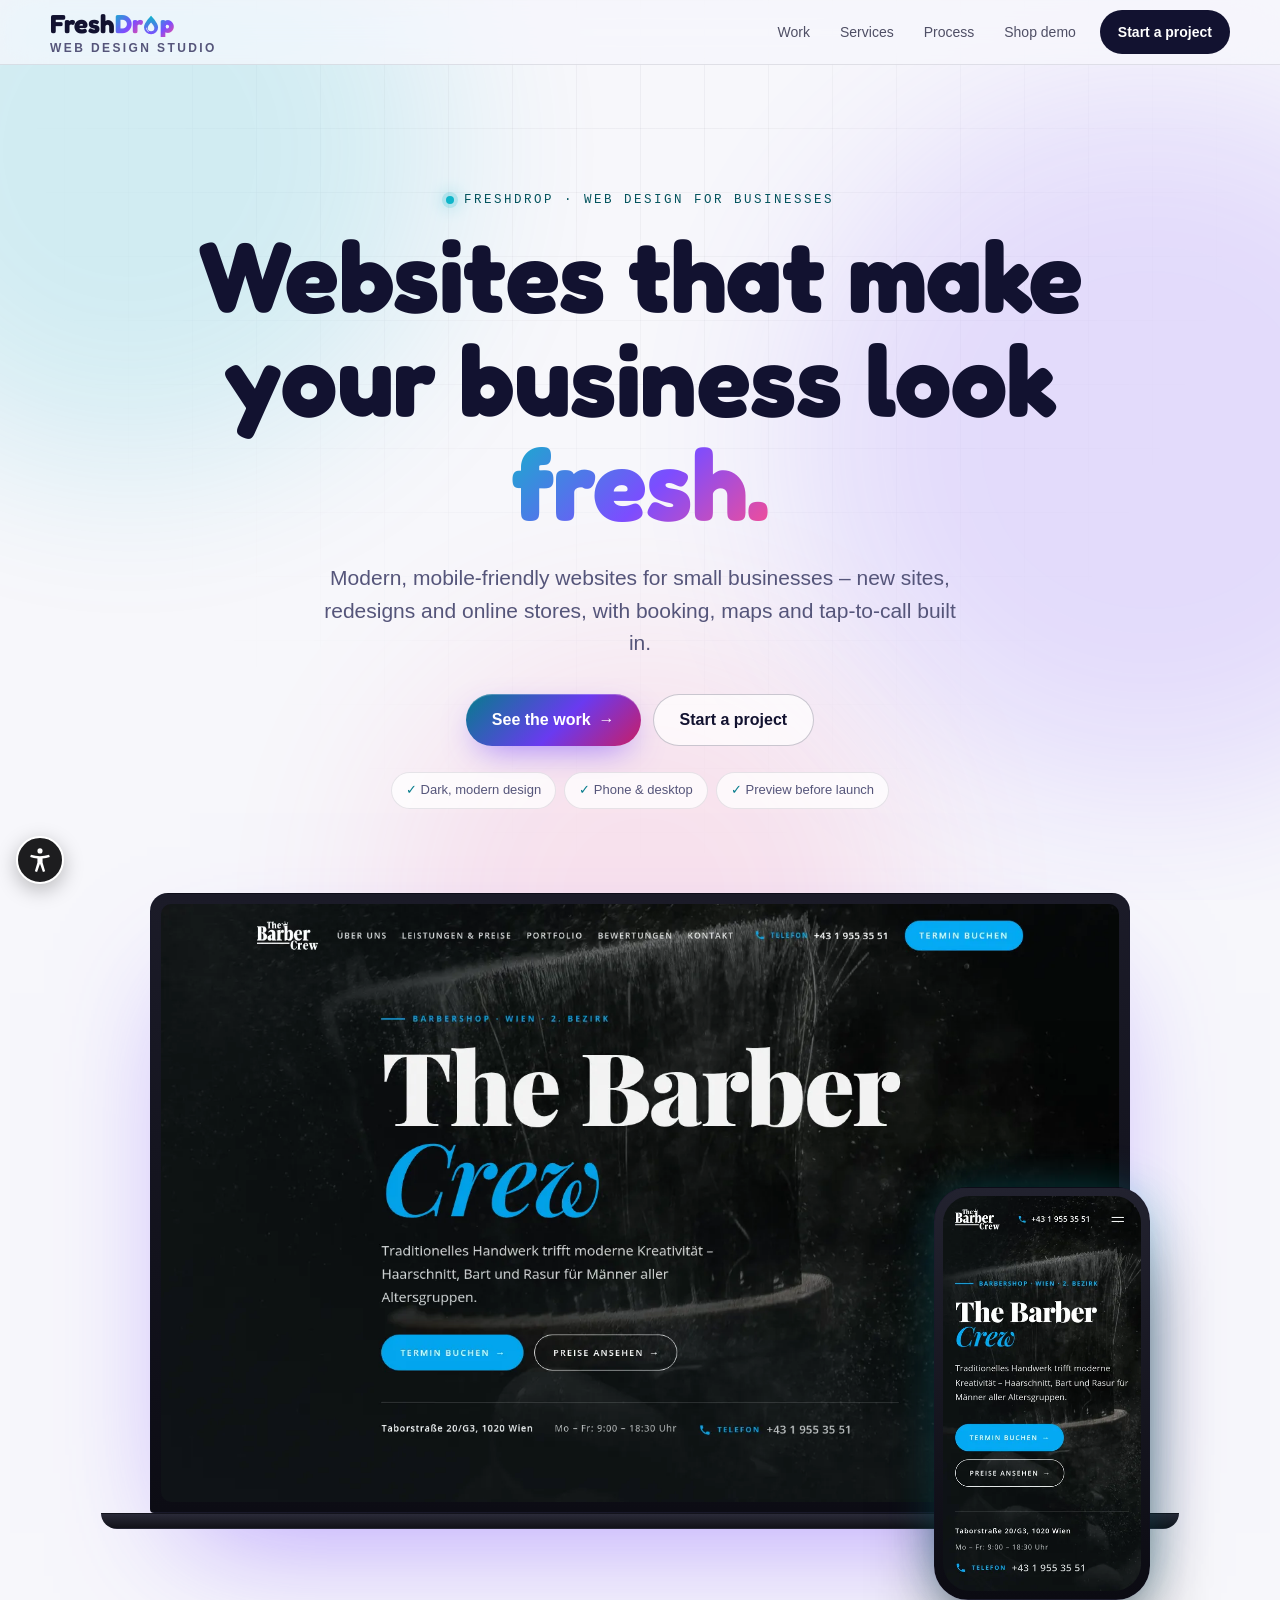
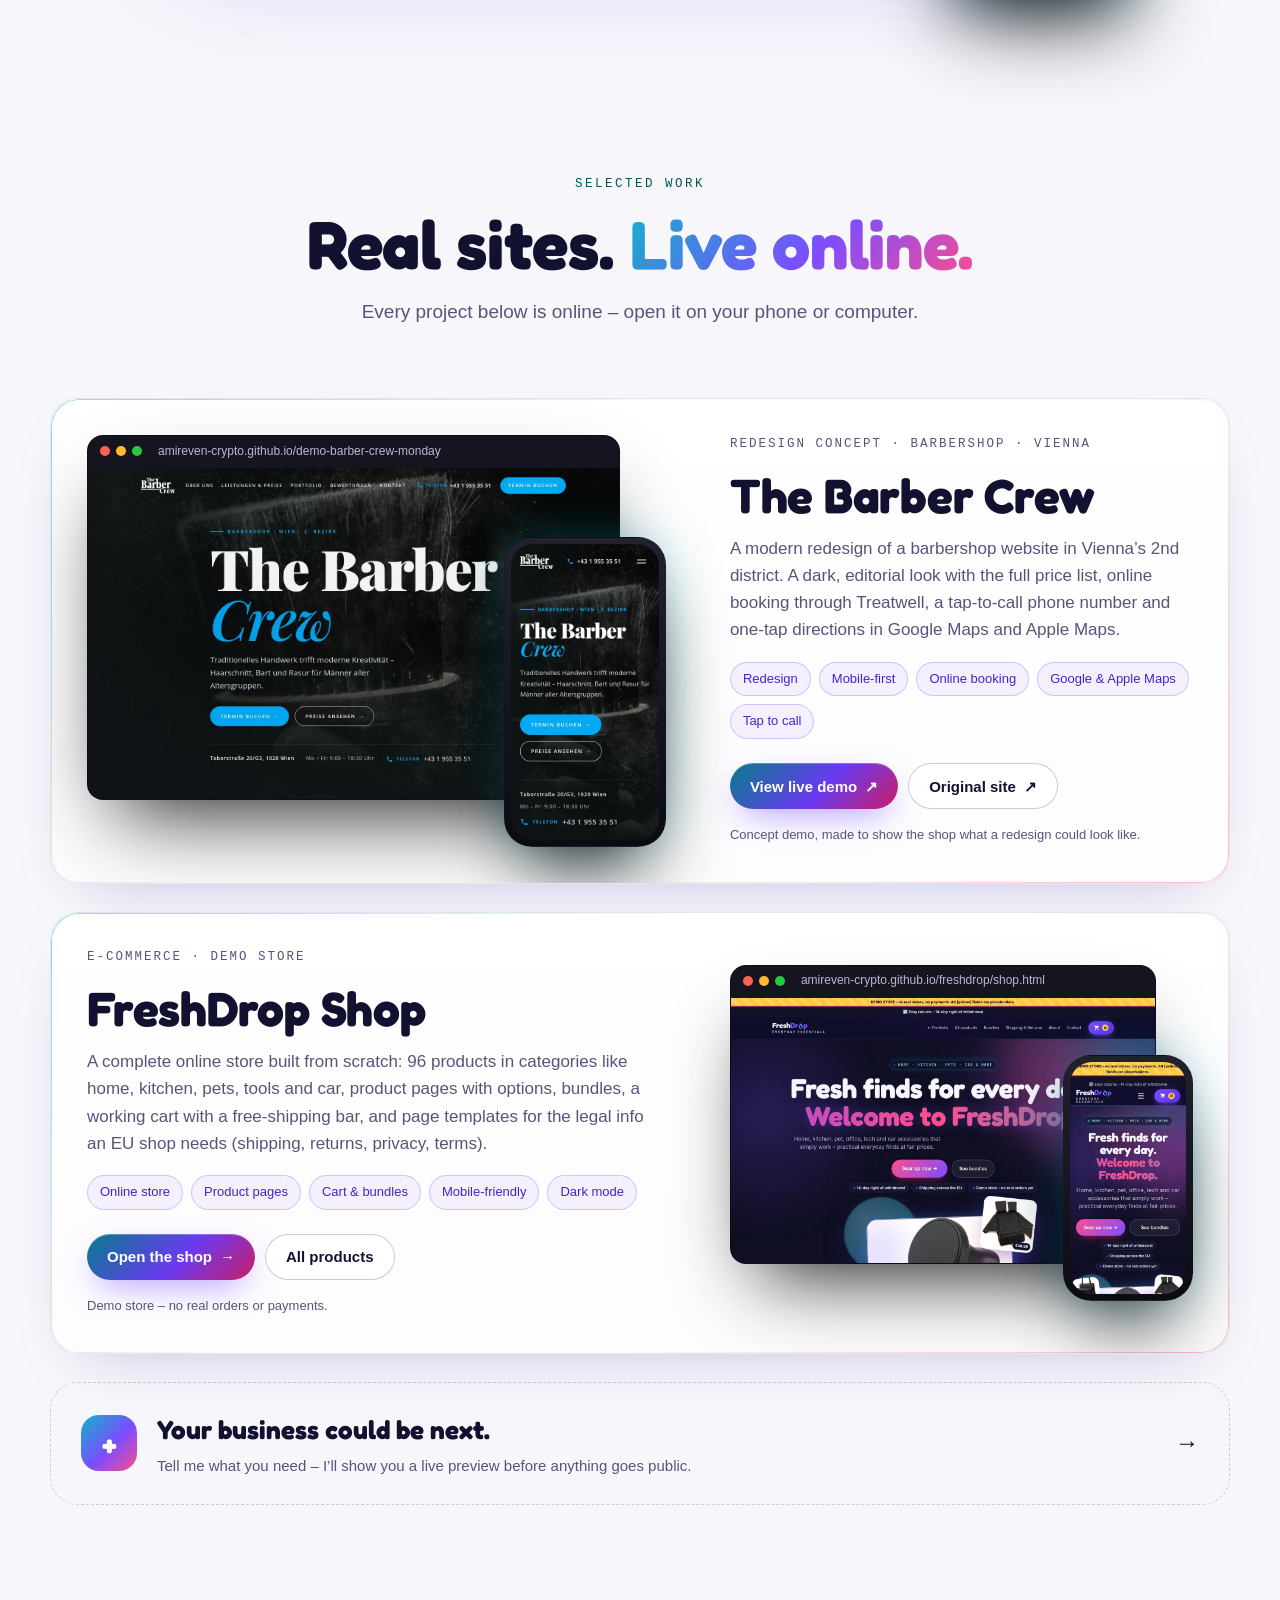
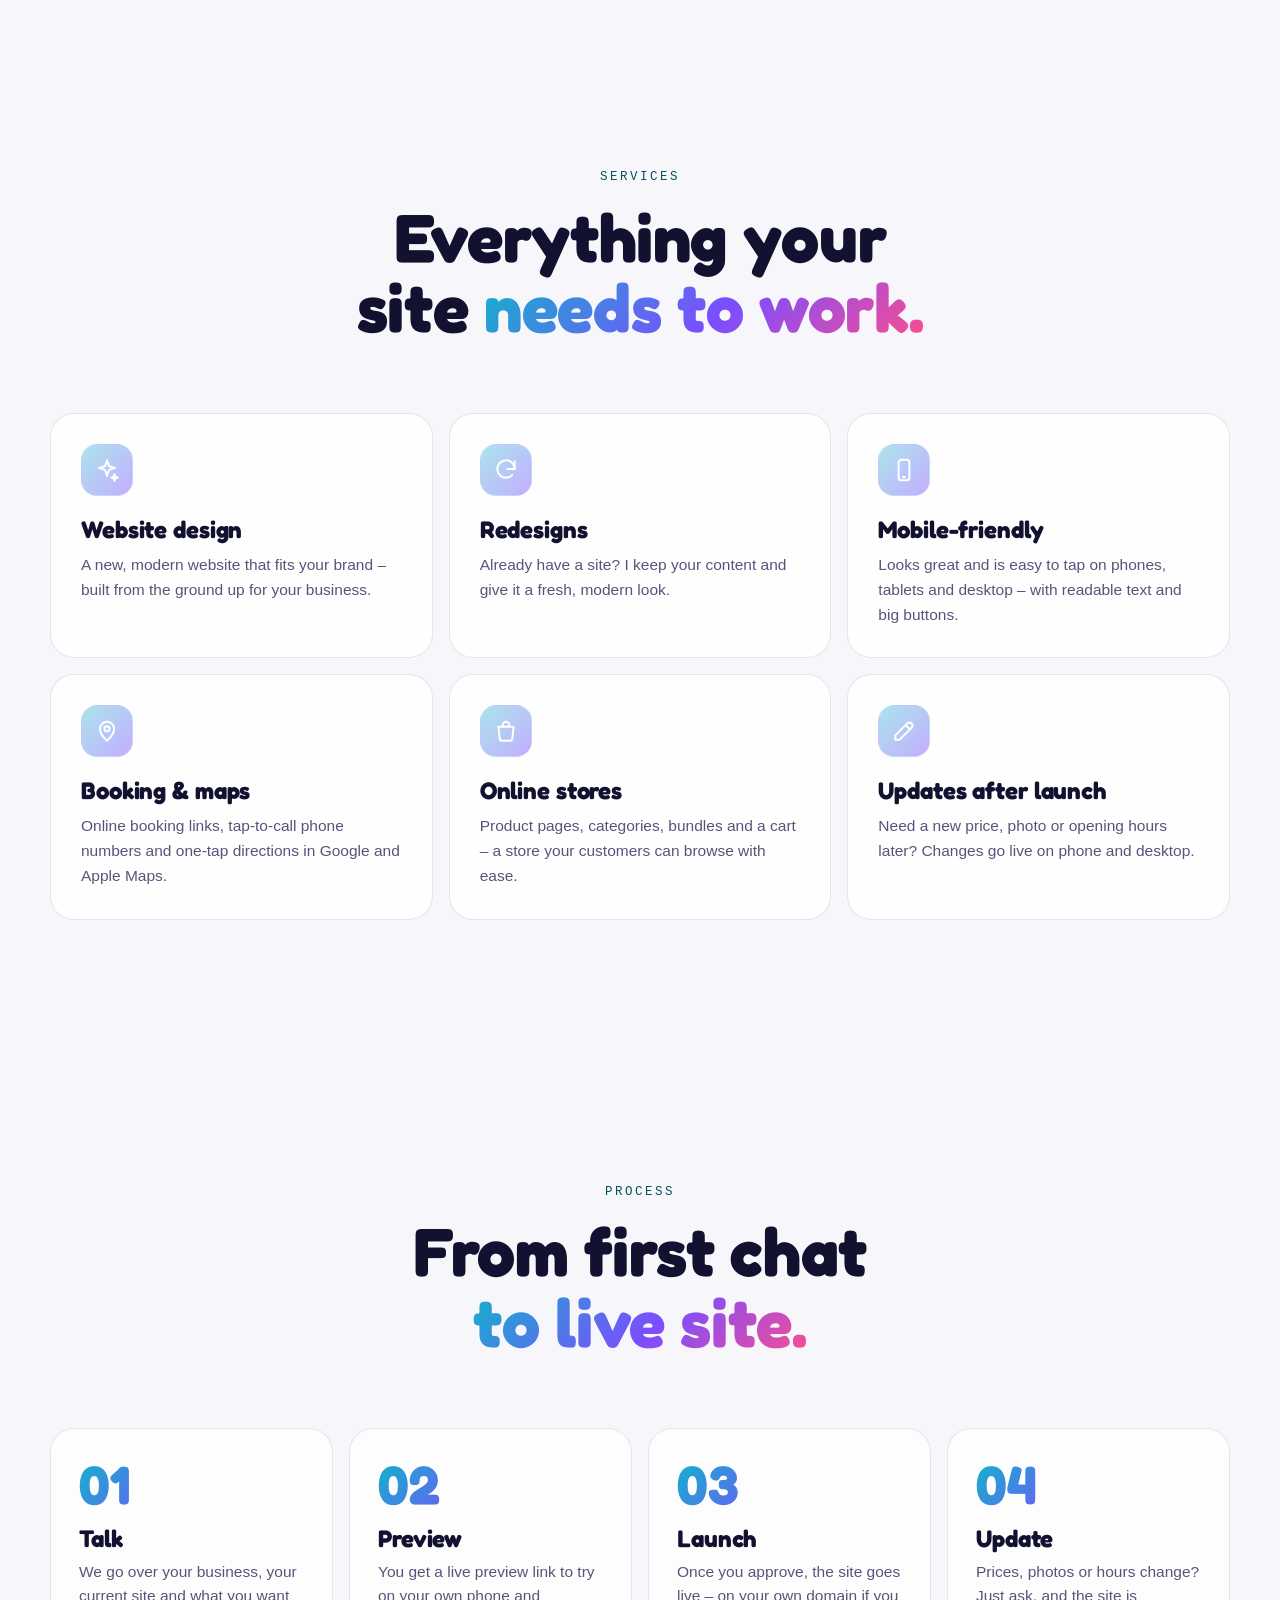
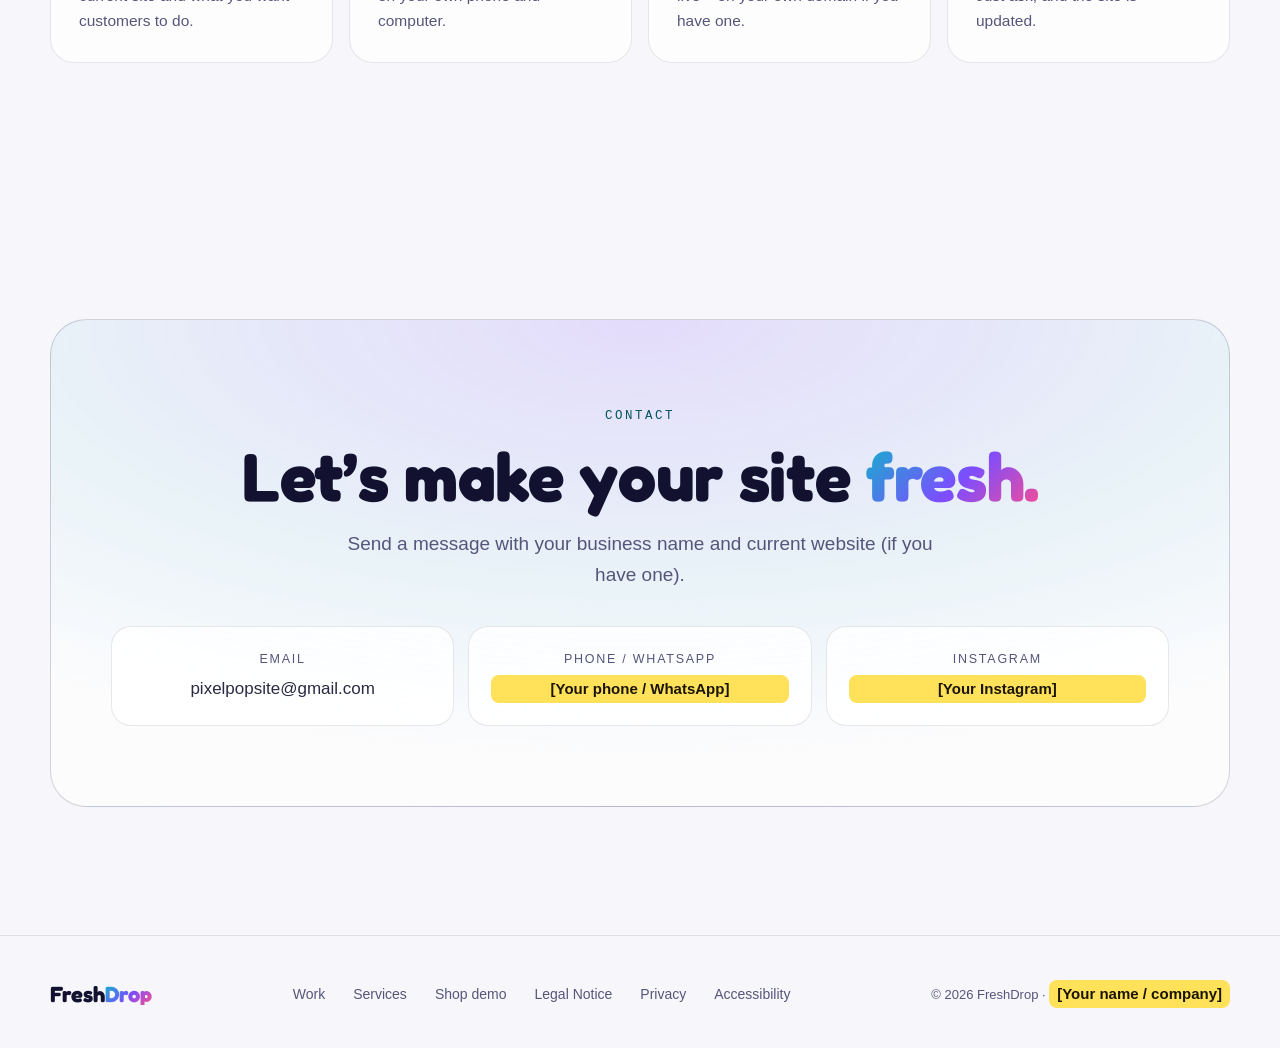
<file: index.html>
<!doctype html><html lang="en" class="dark"><head><meta charset="utf-8">
<meta http-equiv="Content-Security-Policy" content="default-src 'self'; base-uri 'self'; object-src 'none'; script-src 'self'; style-src 'self' 'unsafe-inline'; img-src 'self' data:; font-src 'self'; media-src 'self'; connect-src 'none'; form-action 'self'; frame-src 'none'; worker-src 'none'; upgrade-insecure-requests">
<meta name="referrer" content="strict-origin-when-cross-origin">
<meta name="robots" content="noindex, nofollow"><meta name="viewport" content="width=device-width,initial-scale=1,viewport-fit=cover"><meta name="color-scheme" content="light dark"><meta name="theme-color" media="(prefers-color-scheme: light)" content="#F7F7FB"><meta name="theme-color" media="(prefers-color-scheme: dark)" content="#0B0B14">
<title>FreshDrop | Web design for businesses</title>
<meta name="description" content="FreshDrop designs and builds modern, mobile-friendly websites for businesses – new sites, redesigns, online stores, booking and maps integration.">
<link rel="canonical" href="https://amireven-crypto.github.io/freshdrop/">
<meta property="og:type" content="website"><meta property="og:site_name" content="FreshDrop"><meta property="og:locale" content="en_US"><meta property="og:title" content="FreshDrop | Web design for businesses"><meta property="og:description" content="Modern, mobile-friendly websites for businesses – new sites, redesigns and online stores."><meta property="og:url" content="https://amireven-crypto.github.io/freshdrop/"><meta property="og:image" content="https://amireven-crypto.github.io/freshdrop/assets/work/og-portfolio.png"><meta property="og:image:width" content="1200"><meta property="og:image:height" content="630"><meta property="og:image:alt" content="FreshDrop – web design for businesses">
<meta name="twitter:card" content="summary_large_image"><meta name="twitter:title" content="FreshDrop | Web design for businesses"><meta name="twitter:description" content="Modern, mobile-friendly websites for businesses – new sites, redesigns and online stores."><meta name="twitter:image" content="https://amireven-crypto.github.io/freshdrop/assets/work/og-portfolio.png">

<link rel="icon" href="assets/favicon.svg" type="image/svg+xml"><link rel="icon" href="favicon.ico" sizes="48x48"><link rel="apple-touch-icon" href="assets/apple-touch-icon.png">
<link rel="preload" href="assets/fonts/fredoka-latin.woff2" as="font" type="font/woff2" crossorigin>
<link rel="stylesheet" href="assets/portfolio.css?ver=20261113-r2b"><link rel="stylesheet" href="assets/tapfix.css?ver=20261113-scheme">
<link rel="stylesheet" href="assets/a11y/a11y.css?v=20261118-a11y"><script src="assets/a11y/a11y.js?v=20261118-a11y" data-site="portfolio" data-avoid=".bnav, .m-cart.has" data-statement="accessibility.html"></script>
</head>
<body>
<a class="skip" href="#main">Skip to main content</a>
<div class="bg" aria-hidden="true"><span class="orb o1"></span><span class="orb o2"></span><span class="orb o3"></span><span class="grid"></span></div>

<header class="nav" id="top"><div class="wrap nav-in">
  <a class="logo" href="index.html"><span class="a11y-sr">FreshDrop</span><span class="wm" aria-hidden="true">Fresh<b>Dr</b><svg class="pdrop" viewBox="0 0 24 30" aria-hidden="true"><defs><linearGradient id="fdg" x1="0" y1="0" x2="0" y2="1"><stop offset="0" stop-color="#0FB5C9"/><stop offset="1" stop-color="#7C4DFF"/></linearGradient></defs><path fill="url(#fdg)" fill-rule="evenodd" d="M12 1C12 1 1.5 11.6 1.5 18.2a10.5 10.5 0 0 0 21 0C22.5 11.6 12 1 12 1ZM12 11.2C12 11.2 7.1 16.1 7.1 19.2a4.9 4.9 0 0 0 9.8 0C16.9 16.1 12 11.2 12 11.2Z"/><path d="M5.2 19.5a7 7 0 0 0 2.6 5.2" fill="none" stroke="#fff" stroke-opacity=".75" stroke-width="1.4" stroke-linecap="round"/></svg><b>p</b></span><small class="tagline">Web design studio</small></a>
  <nav class="links" id="navlinks" aria-label="Main"><a href="#work">Work</a><a href="#services">Services</a><a href="#process">Process</a><a href="shop.html">Shop demo</a><a href="#contact" class="cta-sm">Start a project</a></nav>
  <button class="burger" type="button" aria-label="Open menu" aria-expanded="false" aria-controls="navlinks"><span></span><span></span></button>
</div></header>

<main id="main" tabindex="-1">
<section class="hero"><div class="wrap">
  <p class="eyebrow"><span class="dot"></span>FreshDrop · Web design for businesses</p>
  <h1>Websites that make <br>your business look <span class="g">fresh.</span></h1>
  <p class="lead">Modern, mobile-friendly websites for small businesses – new sites, redesigns and online stores, with booking, maps and tap-to-call built in.</p>
  <div class="ctas"><a class="btn primary" href="#work">See the work <span aria-hidden="true">→</span></a><a class="btn ghost" href="#contact">Start a project</a></div>
  <ul class="chips" aria-label="Highlights"><li>Dark, modern design</li><li>Phone &amp; desktop</li><li>Preview before launch</li></ul>
  <div class="hero-stage reveal" aria-hidden="true">
    <div class="laptop"><div class="screen"><img src="assets/work/barbercrew-desktop.webp" alt="" width="1440" height="900" fetchpriority="high"></div><div class="base"></div></div>
    <div class="phone"><div class="pscreen"><img src="assets/work/barbercrew-mobile.webp" alt="" width="390" height="845"></div></div>
  </div>
</div></section>

<section class="sec" id="work" aria-labelledby="work-h"><div class="wrap">
  <div class="head reveal"><p class="eyebrow">Selected work</p><h2 id="work-h">Real sites. <span class="g">Live online.</span></h2><p class="sub">Every project below is online – open it on your phone or computer.</p></div>

  <article class="proj reveal">
    <div class="proj-media">
      <div class="win"><div class="bar"><i></i><i></i><i></i><span>amireven-crypto.github.io/demo-barber-crew-monday</span></div><img src="assets/work/barbercrew-desktop.webp" alt="The Barber Crew redesign – desktop homepage with dark hero, booking button and phone number" width="1440" height="900" loading="lazy"></div>
      <div class="phone sm"><div class="pscreen"><img src="assets/work/barbercrew-mobile.webp" alt="The Barber Crew redesign on a phone" width="390" height="845" loading="lazy"></div></div>
    </div>
    <div class="proj-body">
      <p class="kicker">Redesign concept · Barbershop · Vienna</p>
      <h3>The Barber Crew</h3>
      <p>A modern redesign of a barbershop website in Vienna’s 2nd district. A dark, editorial look with the full price list, online booking through Treatwell, a tap-to-call phone number and one-tap directions in Google Maps and Apple Maps.</p>
      <ul class="tags"><li>Redesign</li><li>Mobile-first</li><li>Online booking</li><li>Google &amp; Apple Maps</li><li>Tap to call</li></ul>
      <div class="pl"><a class="btn primary sm" href="https://amireven-crypto.github.io/demo-barber-crew-monday/" target="_blank" rel="noopener">View live demo <span aria-hidden="true">↗</span></a><a class="btn ghost sm" href="https://barber-crew.at/" target="_blank" rel="noopener">Original site <span aria-hidden="true">↗</span></a></div>
      <p class="note">Concept demo, made to show the shop what a redesign could look like.</p>
    </div>
  </article>

  <article class="proj flip reveal">
    <div class="proj-media">
      <div class="win"><div class="bar"><i></i><i></i><i></i><span>amireven-crypto.github.io/freshdrop/shop.html</span></div><img src="assets/work/freshdrop-shop-desktop.webp" alt="FreshDrop Shop – desktop homepage of the demo online store" width="1440" height="900" loading="lazy"></div>
      <div class="phone sm"><div class="pscreen"><img src="assets/work/freshdrop-shop-mobile.webp" alt="FreshDrop Shop on a phone" width="390" height="844" loading="lazy"></div></div>
    </div>
    <div class="proj-body">
      <p class="kicker">E-commerce · Demo store</p>
      <h3>FreshDrop Shop</h3>
      <p>A complete online store built from scratch: 96 products in categories like home, kitchen, pets, tools and car, product pages with options, bundles, a working cart with a free-shipping bar, and page templates for the legal info an EU shop needs (shipping, returns, privacy, terms).</p>
      <ul class="tags"><li>Online store</li><li>Product pages</li><li>Cart &amp; bundles</li><li>Mobile-friendly</li><li>Dark mode</li></ul>
      <div class="pl"><a class="btn primary sm" href="shop.html">Open the shop <span aria-hidden="true">→</span></a><a class="btn ghost sm" href="products.html">All products</a></div>
      <p class="note">Demo store – no real orders or payments.</p>
    </div>
  </article>

  <a class="next reveal" href="#contact"><span class="plus" aria-hidden="true">+</span><span><b>Your business could be next.</b><small>Tell me what you need – I’ll show you a live preview before anything goes public.</small></span><span class="arr" aria-hidden="true">→</span></a>
</div></section>

<section class="sec" id="services" aria-labelledby="svc-h"><div class="wrap">
  <div class="head reveal"><p class="eyebrow">Services</p><h2 id="svc-h">Everything your site <span class="g">needs to work.</span></h2></div>
  <div class="svc">
    <div class="tile reveal"><span class="ic" aria-hidden="true"><svg viewBox="0 0 24 24" fill="none" stroke="currentColor" stroke-width="1.8" stroke-linecap="round" stroke-linejoin="round"><path d="M12 3l1.9 5.6L19.5 10l-5.6 1.9L12 17.5l-1.9-5.6L4.5 10l5.6-1.4z"/><path d="M19 16l.8 2.2L22 19l-2.2.8L19 22l-.8-2.2L16 19l2.2-.8z"/></svg></span><h3>Website design</h3><p>A new, modern website that fits your brand – built from the ground up for your business.</p></div>
    <div class="tile reveal"><span class="ic" aria-hidden="true"><svg viewBox="0 0 24 24" fill="none" stroke="currentColor" stroke-width="1.8" stroke-linecap="round" stroke-linejoin="round"><path d="M20 11a8 8 0 1 0-2.3 5.7"/><path d="M20 4v7h-7"/></svg></span><h3>Redesigns</h3><p>Already have a site? I keep your content and give it a fresh, modern look.</p></div>
    <div class="tile reveal"><span class="ic" aria-hidden="true"><svg viewBox="0 0 24 24" fill="none" stroke="currentColor" stroke-width="1.8" stroke-linecap="round" stroke-linejoin="round"><rect x="7" y="2.5" width="10" height="19" rx="2.5"/><path d="M11 18.5h2"/></svg></span><h3>Mobile-friendly</h3><p>Looks great and is easy to tap on phones, tablets and desktop – with readable text and big buttons.</p></div>
    <div class="tile reveal"><span class="ic" aria-hidden="true"><svg viewBox="0 0 24 24" fill="none" stroke="currentColor" stroke-width="1.8" stroke-linecap="round" stroke-linejoin="round"><path d="M12 21s-6.5-5.6-6.5-11a6.5 6.5 0 0 1 13 0c0 5.4-6.5 11-6.5 11z"/><circle cx="12" cy="10" r="2.4"/></svg></span><h3>Booking &amp; maps</h3><p>Online booking links, tap-to-call phone numbers and one-tap directions in Google and Apple Maps.</p></div>
    <div class="tile reveal"><span class="ic" aria-hidden="true"><svg viewBox="0 0 24 24" fill="none" stroke="currentColor" stroke-width="1.8" stroke-linecap="round" stroke-linejoin="round"><path d="M5 8h14l-1.2 11.2a2 2 0 0 1-2 1.8H8.2a2 2 0 0 1-2-1.8z"/><path d="M9 8V6.5a3 3 0 0 1 6 0V8"/></svg></span><h3>Online stores</h3><p>Product pages, categories, bundles and a cart – a store your customers can browse with ease.</p></div>
    <div class="tile reveal"><span class="ic" aria-hidden="true"><svg viewBox="0 0 24 24" fill="none" stroke="currentColor" stroke-width="1.8" stroke-linecap="round" stroke-linejoin="round"><path d="M4 20h4L19 9a2.8 2.8 0 0 0-4-4L4 16z"/><path d="M13.5 6.5l4 4"/></svg></span><h3>Updates after launch</h3><p>Need a new price, photo or opening hours later? Changes go live on phone and desktop.</p></div>
  </div>
</div></section>

<section class="sec" id="process" aria-labelledby="proc-h"><div class="wrap">
  <div class="head reveal"><p class="eyebrow">Process</p><h2 id="proc-h">From first chat <span class="g">to live site.</span></h2></div>
  <ol class="steps">
    <li class="reveal"><span class="n">01</span><h3>Talk</h3><p>We go over your business, your current site and what you want customers to do.</p></li>
    <li class="reveal"><span class="n">02</span><h3>Preview</h3><p>You get a live preview link to try on your own phone and computer.</p></li>
    <li class="reveal"><span class="n">03</span><h3>Launch</h3><p>Once you approve, the site goes live – on your own domain if you have one.</p></li>
    <li class="reveal"><span class="n">04</span><h3>Update</h3><p>Prices, photos or hours change? Just ask, and the site is updated.</p></li>
  </ol>
</div></section>

<section class="sec" id="contact" aria-labelledby="ct-h"><div class="wrap">
  <div class="contact reveal">
    <p class="eyebrow">Contact</p>
    <h2 id="ct-h">Let’s make your site <span class="g">fresh.</span></h2>
    <p class="sub">Send a message with your business name and current website (if you have one).</p>
    <div class="ct-grid">
      <a class="ct" href="mailto:pixelpopsite@gmail.com"><small>Email</small><span>pixelpopsite@gmail.com</span></a>
      <a class="ct" href="#contact"><small>Phone / WhatsApp</small><span class="ph">[Your phone / WhatsApp]</span></a>
      <a class="ct" href="#contact"><small>Instagram</small><span class="ph">[Your Instagram]</span></a>
    </div>
  </div>
</div></section>
</main>

<footer class="foot"><div class="wrap foot-in">
  <a class="logo" href="index.html"><span class="wm">Fresh<b>Drop</b></span><span class="a11y-sr"> Web Design – home</span></a>
  <nav aria-label="Footer"><a href="#work">Work</a><a href="#services">Services</a><a href="shop.html">Shop demo</a><a href="legal-notice.html">Legal Notice</a><a href="privacy.html">Privacy</a><a href="accessibility.html">Accessibility</a></nav>
  <p>© <span id="yr">2026</span> FreshDrop · <span class="ph">[Your name / company]</span></p>
</div></footer>
<script src="assets/portfolio.js"></script>
</body></html>
</file>
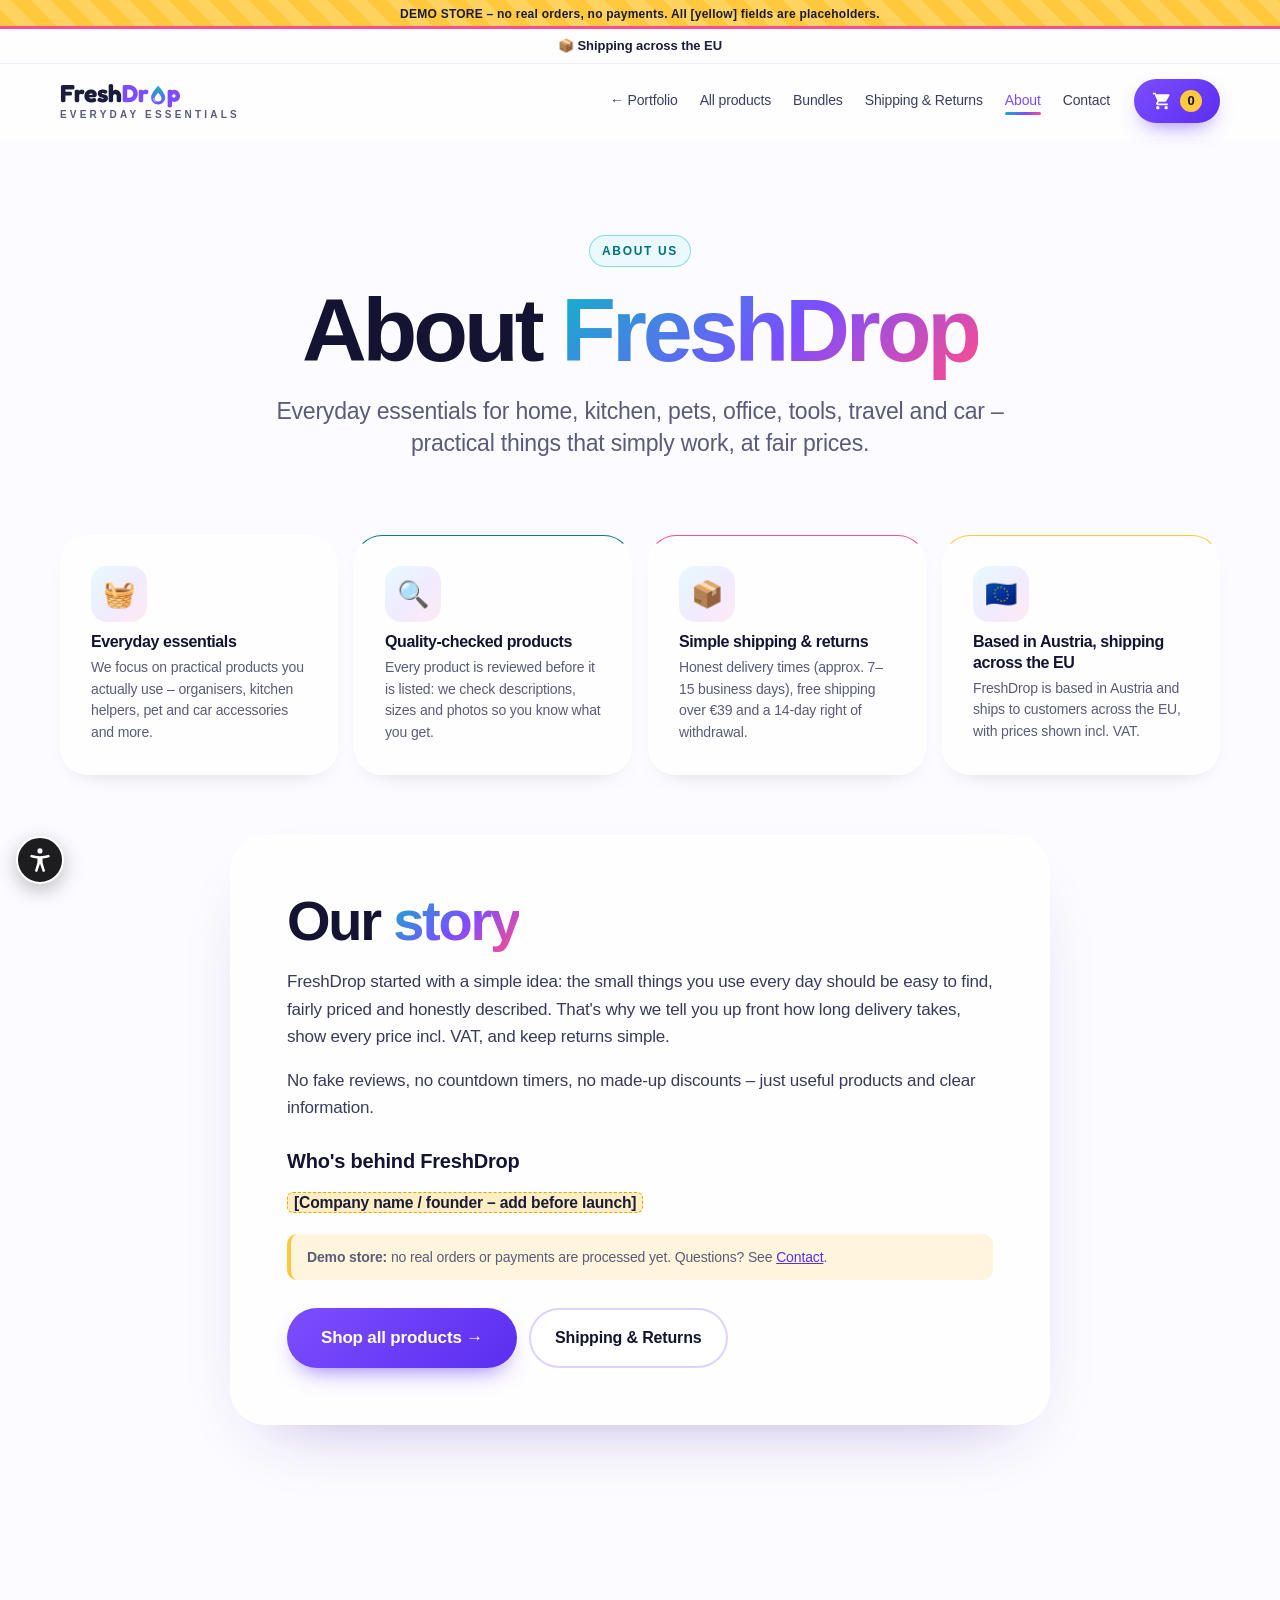
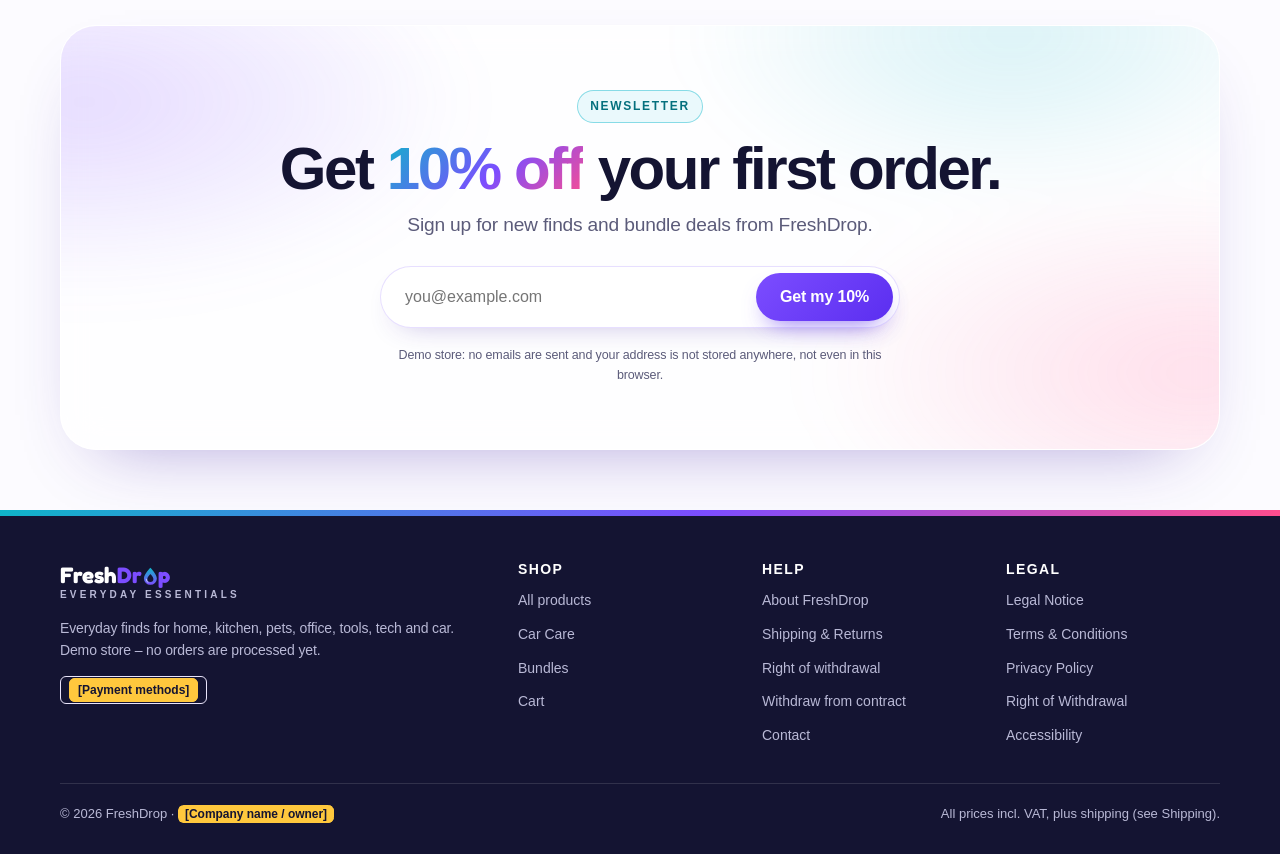
<file: about.html>
<!doctype html><html lang="en"><head><meta charset="utf-8">
<meta http-equiv="Content-Security-Policy" content="default-src 'self'; base-uri 'self'; object-src 'none'; script-src 'self'; style-src 'self' 'unsafe-inline'; img-src 'self' data:; font-src 'self'; media-src 'self'; connect-src 'none'; form-action 'self'; frame-src 'none'; worker-src 'none'; upgrade-insecure-requests">
<meta name="referrer" content="strict-origin-when-cross-origin">
<meta name="robots" content="noindex, nofollow"><meta name="viewport" content="width=device-width,initial-scale=1"><meta name="color-scheme" content="light dark"><meta name="theme-color" media="(prefers-color-scheme: light)" content="#FFFFFF"><meta name="theme-color" media="(prefers-color-scheme: dark)" content="#0E0E22">
<title>About FreshDrop – everyday essentials, honest shipping</title><meta name="description" content="About FreshDrop: practical everyday essentials for home, kitchen, pets, office, tools, travel and car – carefully selected, with simple shipping and returns. Demo store – no real orders yet.">
<link rel="canonical" href="https://amireven-crypto.github.io/freshdrop/about.html">
<meta property="og:type" content="website"><meta property="og:site_name" content="FreshDrop"><meta property="og:locale" content="en_US"><meta property="og:title" content="About FreshDrop – everyday essentials, honest shipping"><meta property="og:description" content="About FreshDrop: practical everyday essentials for home, kitchen, pets, office, tools, travel and car – carefully selected, with simple shipping and returns. Demo store – no real orders yet."><meta property="og:url" content="https://amireven-crypto.github.io/freshdrop/about.html"><meta property="og:image" content="https://amireven-crypto.github.io/freshdrop/assets/og.png"><meta property="og:image:width" content="1200"><meta property="og:image:height" content="630"><meta property="og:image:alt" content="FreshDrop – everyday products for home, pets and car (demo store)">
<meta name="twitter:card" content="summary_large_image"><meta name="twitter:title" content="About FreshDrop – everyday essentials, honest shipping"><meta name="twitter:description" content="About FreshDrop: practical everyday essentials for home, kitchen, pets, office, tools, travel and car – carefully selected, with simple shipping and returns. Demo store – no real orders yet."><meta name="twitter:image" content="https://amireven-crypto.github.io/freshdrop/assets/og.png">
<link rel="icon" href="assets/favicon.svg" type="image/svg+xml"><link rel="icon" href="favicon.ico" sizes="48x48"><link rel="apple-touch-icon" href="assets/apple-touch-icon.png"><link rel="stylesheet" href="assets/style.css"><link rel="stylesheet" href="assets/upgrade.css"><link rel="stylesheet" href="assets/apple.css"><link rel="stylesheet" href="assets/modern.css"><link rel="stylesheet" href="assets/features.css"><link rel="stylesheet" href="assets/extras.css?ver=20261113-scheme"><link rel="stylesheet" href="assets/future.css" media="(prefers-color-scheme: dark)"><link rel="stylesheet" href="assets/cattitles.css"><link rel="stylesheet" href="assets/tapfix.css?ver=20261113-scheme"><link rel="stylesheet" href="assets/a11y/a11y.css?v=20261118-a11y"><script src="assets/a11y/a11y.js?v=20261118-a11y" data-site="portfolio" data-avoid=".bnav, .m-cart.has" data-statement="accessibility.html"></script>
</head>
<body data-page="about"><main id="main"><div class="about">
<section class="about-hero"><div class="wrap"><span class="eyebrow">About us</span><h1>About <b>FreshDrop</b></h1>
<p class="about-lead">Everyday essentials for home, kitchen, pets, office, tools, travel and car – practical things that simply work, at fair prices.</p></div></section>
<section class="block about-pillars"><div class="wrap"><div class="trust">
<div><div class="ic">🧺</div><h3>Everyday essentials</h3><p>We focus on practical products you actually use – organisers, kitchen helpers, pet and car accessories and more.</p></div>
<div><div class="ic">🔍</div><h3>Quality-checked products</h3><p>Every product is reviewed before it is listed: we check descriptions, sizes and photos so you know what you get.</p></div>
<div><div class="ic">📦</div><h3>Simple shipping &amp; returns</h3><p>Honest delivery times (approx. 7–15 business days), free shipping over €39 and a 14-day right of withdrawal.</p></div>
<div><div class="ic">🇪🇺</div><h3>Based in Austria, shipping across the EU</h3><p>FreshDrop is based in Austria and ships to customers across the EU, with prices shown incl. VAT.</p></div>
</div></div></section>
<section class="block about-story"><div class="wrap"><div class="story-card">
<h2>Our <b>story</b></h2>
<p>FreshDrop started with a simple idea: the small things you use every day should be easy to find, fairly priced and honestly described. That's why we tell you up front how long delivery takes, show every price incl. VAT, and keep returns simple.</p>
<p>No fake reviews, no countdown timers, no made-up discounts – just useful products and clear information.</p>
<h3>Who's behind FreshDrop</h3>
<p>{{Company name / founder – add before launch}}</p>
<p class="about-note"><b>Demo store:</b> no real orders or payments are processed yet. Questions? See <a href="legal-notice.html">Contact</a>.</p>
<div class="about-ctas"><a class="btn btn-primary btn-xl" href="products.html">Shop all products →</a><a class="btn btn-ghost" href="shipping.html">Shipping &amp; Returns</a></div>
</div></div></section>
</div></main><script src="assets/app.js?ver=20261119-privacy"></script><script src="assets/cattitles.js"></script><script src="assets/apple.js"></script><script src="assets/modern.js"></script><script src="assets/extras.js"></script><script src="assets/future.js"></script></body></html>
</file>
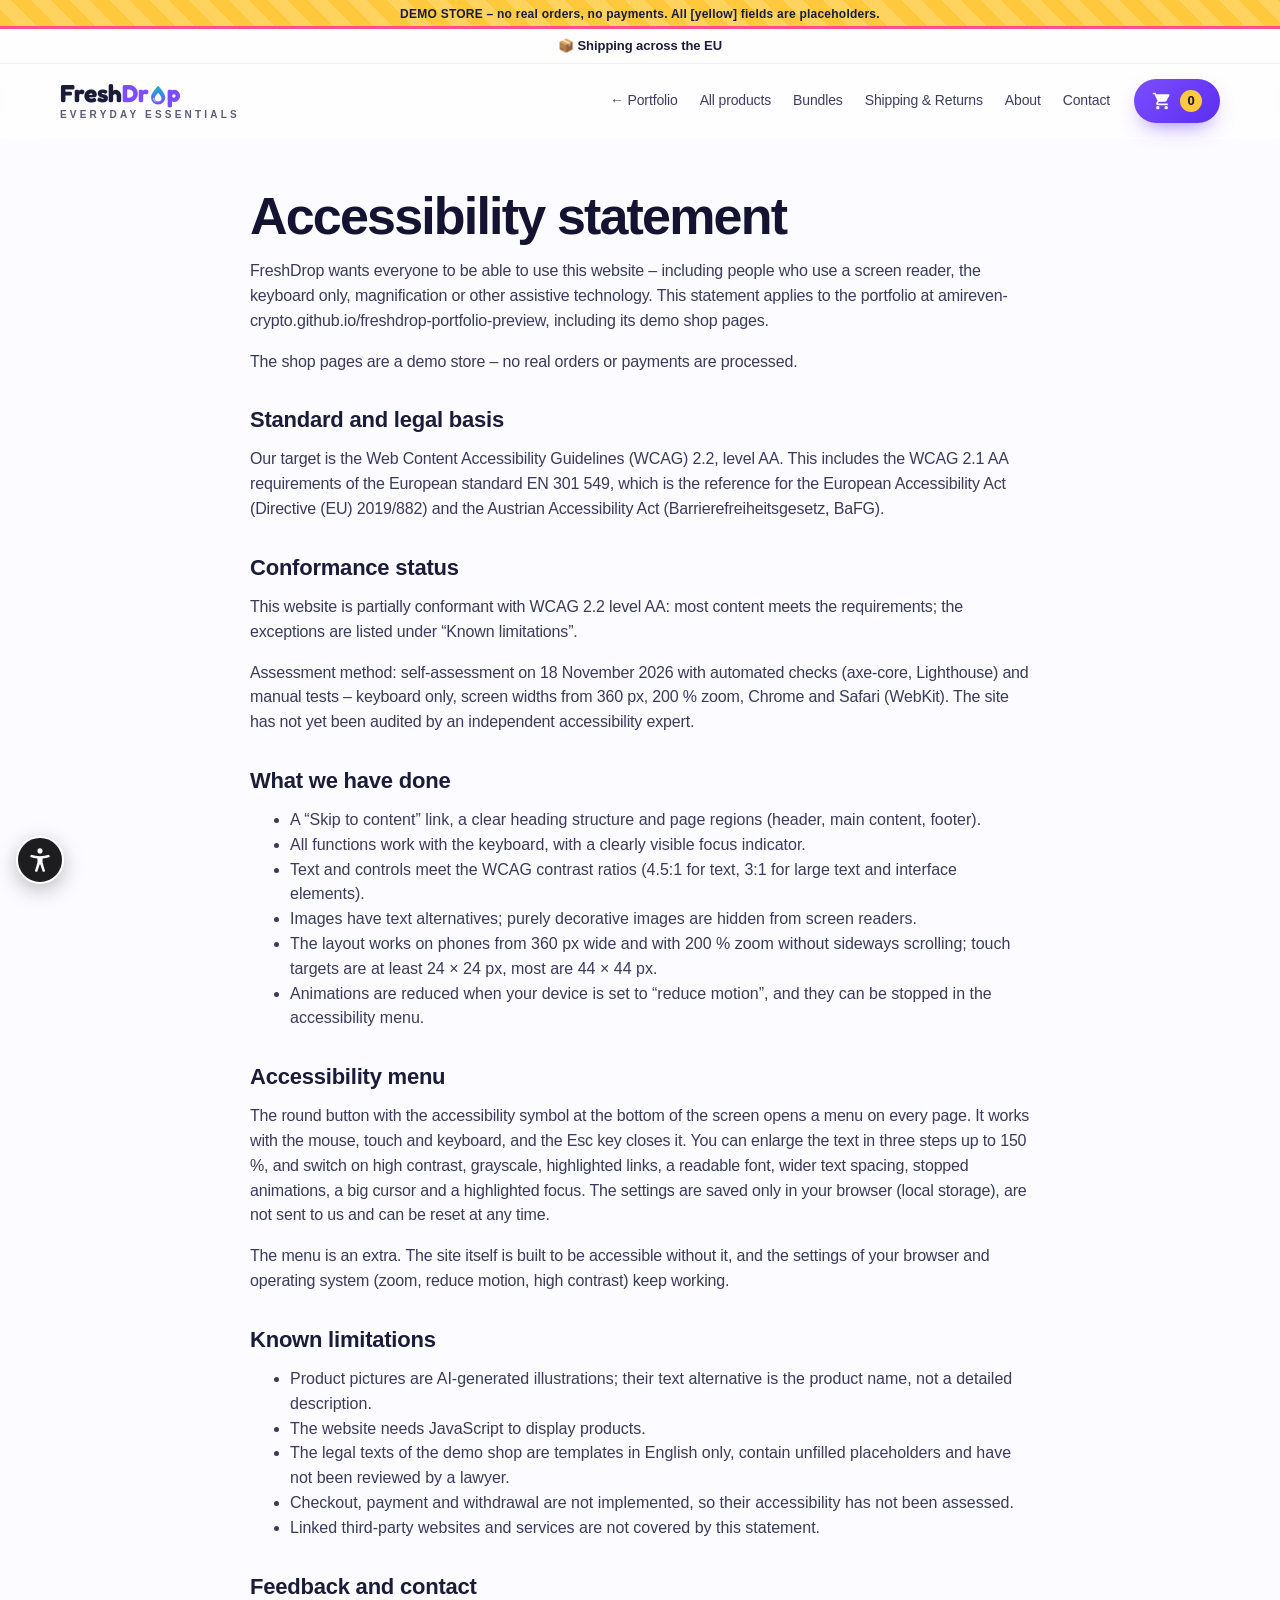
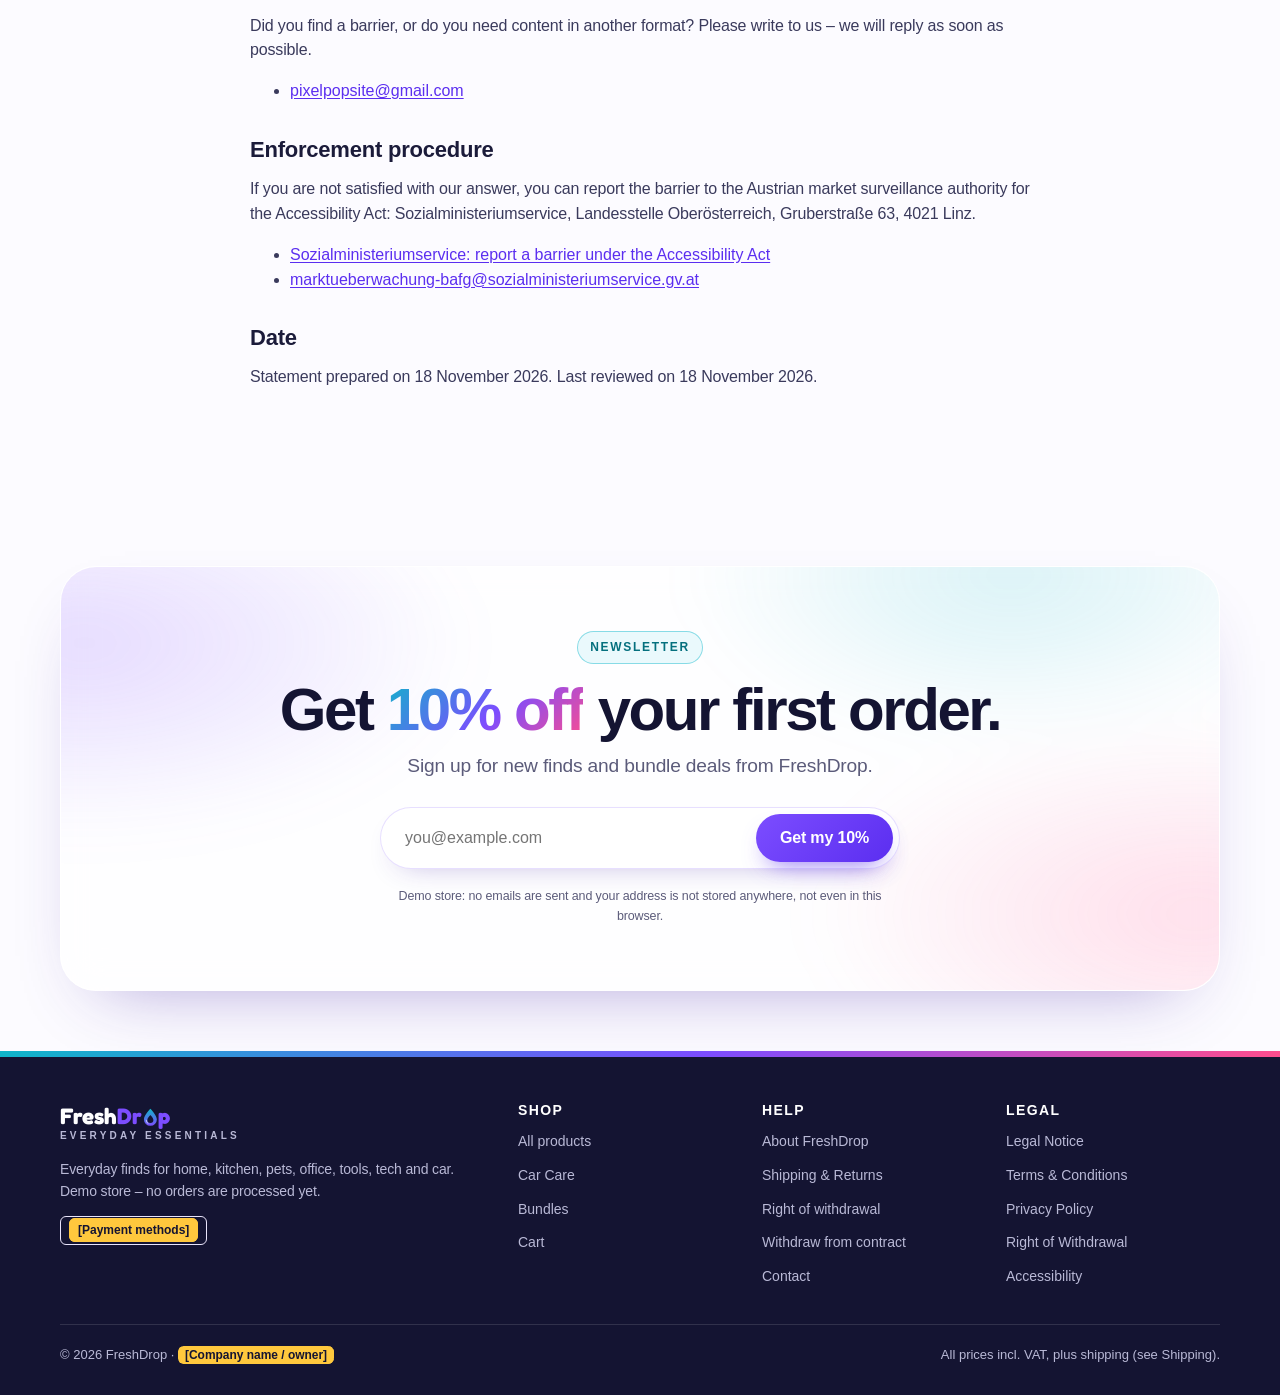
<file: accessibility.html>
<!doctype html><html lang="en"><head><meta charset="utf-8">
<meta http-equiv="Content-Security-Policy" content="default-src 'self'; base-uri 'self'; object-src 'none'; script-src 'self'; style-src 'self' 'unsafe-inline'; img-src 'self' data:; font-src 'self'; media-src 'self'; connect-src 'none'; form-action 'self'; frame-src 'none'; worker-src 'none'; upgrade-insecure-requests">
<meta name="referrer" content="strict-origin-when-cross-origin">
<meta name="robots" content="noindex, nofollow"><meta name="viewport" content="width=device-width,initial-scale=1"><meta name="color-scheme" content="light dark"><meta name="theme-color" media="(prefers-color-scheme: light)" content="#FFFFFF"><meta name="theme-color" media="(prefers-color-scheme: dark)" content="#0E0E22">
<title>Accessibility Statement – FreshDrop</title><meta name="description" content="Accessibility statement of the FreshDrop demo store: WCAG 2.2 AA / EN 301 549 target, known limitations and how to give feedback.">
<link rel="canonical" href="https://amireven-crypto.github.io/freshdrop/accessibility.html">
<meta property="og:type" content="website"><meta property="og:site_name" content="FreshDrop"><meta property="og:locale" content="en_US"><meta property="og:title" content="Accessibility Statement – FreshDrop"><meta property="og:description" content="Accessibility statement of the FreshDrop demo store: WCAG 2.2 AA / EN 301 549 target, known limitations and how to give feedback."><meta property="og:url" content="https://amireven-crypto.github.io/freshdrop/accessibility.html"><meta property="og:image" content="https://amireven-crypto.github.io/freshdrop/assets/og.png"><meta property="og:image:width" content="1200"><meta property="og:image:height" content="630"><meta property="og:image:alt" content="FreshDrop – everyday products for home, pets and car (demo store)">
<meta name="twitter:card" content="summary_large_image"><meta name="twitter:title" content="Accessibility Statement – FreshDrop"><meta name="twitter:description" content="Accessibility statement of the FreshDrop demo store: WCAG 2.2 AA / EN 301 549 target, known limitations and how to give feedback."><meta name="twitter:image" content="https://amireven-crypto.github.io/freshdrop/assets/og.png">
<link rel="icon" href="assets/favicon.svg" type="image/svg+xml"><link rel="icon" href="favicon.ico" sizes="48x48"><link rel="apple-touch-icon" href="assets/apple-touch-icon.png"><link rel="stylesheet" href="assets/style.css"><link rel="stylesheet" href="assets/upgrade.css"><link rel="stylesheet" href="assets/apple.css"><link rel="stylesheet" href="assets/modern.css"><link rel="stylesheet" href="assets/features.css"><link rel="stylesheet" href="assets/extras.css?ver=20261113-scheme"><link rel="stylesheet" href="assets/future.css" media="(prefers-color-scheme: dark)"><link rel="stylesheet" href="assets/cattitles.css"><link rel="stylesheet" href="assets/tapfix.css?ver=20261113-scheme"><link rel="stylesheet" href="assets/a11y/a11y.css?v=20261118-a11y"><script src="assets/a11y/a11y.js?v=20261118-a11y" data-site="portfolio" data-avoid=".bnav, .m-cart.has" data-statement="accessibility.html"></script>
</head>
<body data-page="accessibility"><main id="main"><div class="wrap legal"><h1>Accessibility statement</h1>
<p class="lede">FreshDrop wants everyone to be able to use this website – including people who use a screen reader, the keyboard only, magnification or other assistive technology. This statement applies to the portfolio at amireven-crypto.github.io/freshdrop-portfolio-preview, including its demo shop pages.</p>
<p>The shop pages are a demo store – no real orders or payments are processed.</p>
<h2>Standard and legal basis</h2>
<p>Our target is the Web Content Accessibility Guidelines (WCAG) 2.2, level AA. This includes the WCAG 2.1 AA requirements of the European standard EN 301 549, which is the reference for the European Accessibility Act (Directive (EU) 2019/882) and the Austrian Accessibility Act (Barrierefreiheitsgesetz, BaFG).</p>
<h2>Conformance status</h2>
<p>This website is partially conformant with WCAG 2.2 level AA: most content meets the requirements; the exceptions are listed under “Known limitations”.</p>
<p>Assessment method: self-assessment on 18 November 2026 with automated checks (axe-core, Lighthouse) and manual tests – keyboard only, screen widths from 360 px, 200 % zoom, Chrome and Safari (WebKit). The site has not yet been audited by an independent accessibility expert.</p>
<h2>What we have done</h2>
<ul><li>A “Skip to content” link, a clear heading structure and page regions (header, main content, footer).</li><li>All functions work with the keyboard, with a clearly visible focus indicator.</li><li>Text and controls meet the WCAG contrast ratios (4.5:1 for text, 3:1 for large text and interface elements).</li><li>Images have text alternatives; purely decorative images are hidden from screen readers.</li><li>The layout works on phones from 360 px wide and with 200 % zoom without sideways scrolling; touch targets are at least 24 × 24 px, most are 44 × 44 px.</li><li>Animations are reduced when your device is set to “reduce motion”, and they can be stopped in the accessibility menu.</li></ul>
<h2>Accessibility menu</h2>
<p>The round button with the accessibility symbol at the bottom of the screen opens a menu on every page. It works with the mouse, touch and keyboard, and the Esc key closes it. You can enlarge the text in three steps up to 150 %, and switch on high contrast, grayscale, highlighted links, a readable font, wider text spacing, stopped animations, a big cursor and a highlighted focus. The settings are saved only in your browser (local storage), are not sent to us and can be reset at any time.</p>
<p>The menu is an extra. The site itself is built to be accessible without it, and the settings of your browser and operating system (zoom, reduce motion, high contrast) keep working.</p>
<h2>Known limitations</h2>
<ul><li>Product pictures are AI-generated illustrations; their text alternative is the product name, not a detailed description.</li><li>The website needs JavaScript to display products.</li><li>The legal texts of the demo shop are templates in English only, contain unfilled placeholders and have not been reviewed by a lawyer.</li><li>Checkout, payment and withdrawal are not implemented, so their accessibility has not been assessed.</li><li>Linked third-party websites and services are not covered by this statement.</li></ul>
<h2>Feedback and contact</h2>
<p>Did you find a barrier, or do you need content in another format? Please write to us – we will reply as soon as possible.</p>
<ul><li><a href="mailto:pixelpopsite@gmail.com">pixelpopsite@gmail.com</a></li></ul>
<h2>Enforcement procedure</h2>
<p>If you are not satisfied with our answer, you can report the barrier to the Austrian market surveillance authority for the Accessibility Act: Sozialministeriumservice, Landesstelle Oberösterreich, Gruberstraße 63, 4021 Linz.</p>
<ul><li><a href="https://www.sozialministeriumservice.gv.at/Marktueberwachung_digitale_Barrierefreiheit/Informationen_fuer_Verbraucherinnen/Kontakt-fuer-Hinweisgeberinnen-nach-Barrierefreiheitsgesetz/Kontakt-fuer-Hinweisgeber-innen-nach-Barrierefre.de.html" rel="noopener noreferrer">Sozialministeriumservice: report a barrier under the Accessibility Act</a></li><li><a href="mailto:marktueberwachung-bafg@sozialministeriumservice.gv.at">marktueberwachung-bafg@sozialministeriumservice.gv.at</a></li></ul>
<h2>Date</h2>
<p>Statement prepared on 18 November 2026. Last reviewed on 18 November 2026.</p></div></main><script src="assets/app.js?ver=20261119-privacy"></script><script src="assets/cattitles.js"></script><script src="assets/apple.js"></script><script src="assets/modern.js"></script><script src="assets/extras.js"></script><script src="assets/future.js"></script></body></html>
</file>
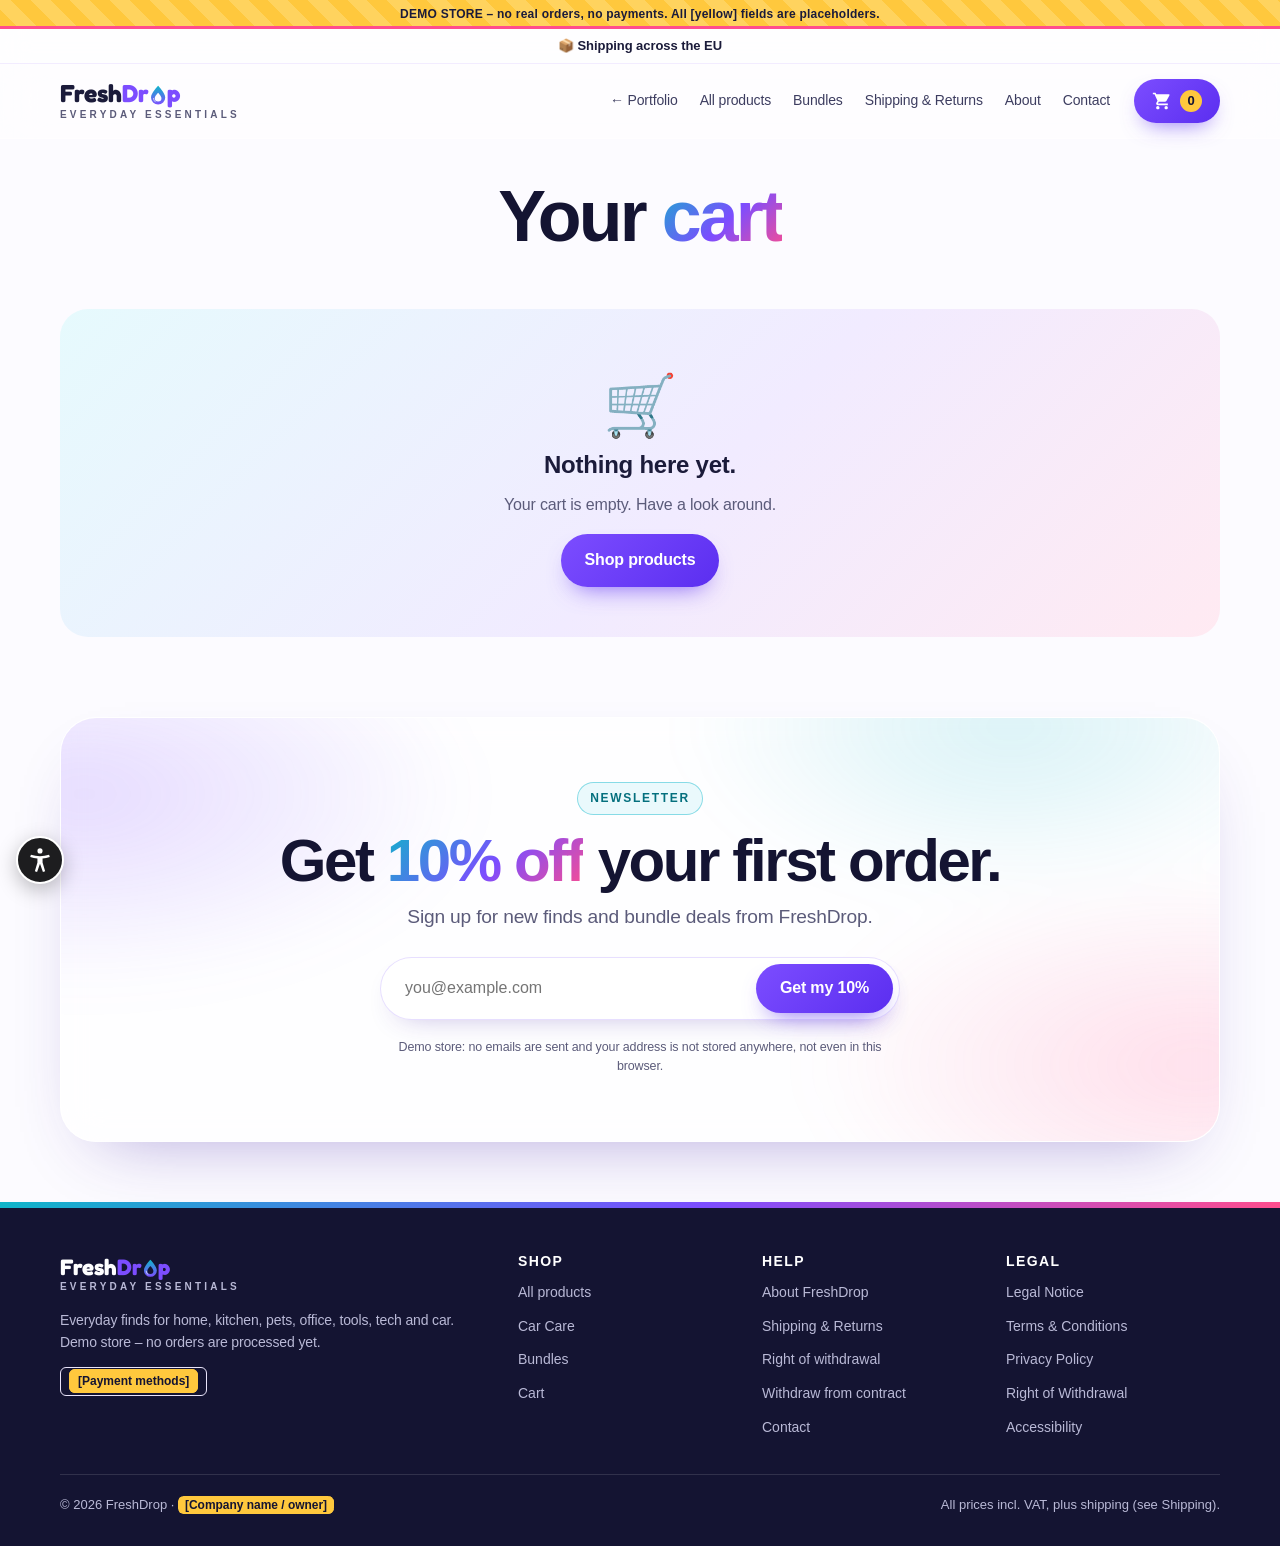
<file: cart.html>
<!doctype html><html lang="en"><head><meta charset="utf-8">
<meta http-equiv="Content-Security-Policy" content="default-src 'self'; base-uri 'self'; object-src 'none'; script-src 'self'; style-src 'self' 'unsafe-inline'; img-src 'self' data:; font-src 'self'; media-src 'self'; connect-src 'none'; form-action 'self'; frame-src 'none'; worker-src 'none'; upgrade-insecure-requests">
<meta name="referrer" content="strict-origin-when-cross-origin"><meta name="viewport" content="width=device-width,initial-scale=1"><meta name="color-scheme" content="light dark"><meta name="theme-color" media="(prefers-color-scheme: light)" content="#FFFFFF"><meta name="theme-color" media="(prefers-color-scheme: dark)" content="#0E0E22">
<title>Cart – FreshDrop</title><meta name="description" content="Your FreshDrop demo cart. No real orders or payments are processed.">
<link rel="canonical" href="https://amireven-crypto.github.io/freshdrop/cart.html"><meta name="robots" content="noindex">
<meta property="og:type" content="website"><meta property="og:site_name" content="FreshDrop"><meta property="og:locale" content="en_US"><meta property="og:title" content="Cart – FreshDrop"><meta property="og:description" content="Your FreshDrop demo cart. No real orders or payments are processed."><meta property="og:url" content="https://amireven-crypto.github.io/freshdrop/cart.html"><meta property="og:image" content="https://amireven-crypto.github.io/freshdrop/assets/og.png"><meta property="og:image:width" content="1200"><meta property="og:image:height" content="630"><meta property="og:image:alt" content="FreshDrop – everyday products for home, pets and car (demo store)">
<meta name="twitter:card" content="summary_large_image"><meta name="twitter:title" content="Cart – FreshDrop"><meta name="twitter:description" content="Your FreshDrop demo cart. No real orders or payments are processed."><meta name="twitter:image" content="https://amireven-crypto.github.io/freshdrop/assets/og.png">
<link rel="icon" href="assets/favicon.svg" type="image/svg+xml"><link rel="icon" href="favicon.ico" sizes="48x48"><link rel="apple-touch-icon" href="assets/apple-touch-icon.png"><link rel="stylesheet" href="assets/style.css"><link rel="stylesheet" href="assets/upgrade.css"><link rel="stylesheet" href="assets/apple.css"><link rel="stylesheet" href="assets/modern.css"><link rel="stylesheet" href="assets/features.css"><link rel="stylesheet" href="assets/extras.css?ver=20261113-scheme"><link rel="stylesheet" href="assets/future.css" media="(prefers-color-scheme: dark)"><link rel="stylesheet" href="assets/cattitles.css"><link rel="stylesheet" href="assets/tapfix.css?ver=20261113-scheme"><link rel="stylesheet" href="assets/a11y/a11y.css?v=20261118-a11y"><script src="assets/a11y/a11y.js?v=20261118-a11y" data-site="portfolio" data-avoid=".bnav, .m-cart.has" data-statement="accessibility.html"></script>
</head>
<body data-page="cart"><main id="main"><noscript><div class="wrap legal"><h1>FreshDrop</h1><p>FreshDrop is a demo store and needs JavaScript to show its products. Please enable JavaScript and reload the page. No real orders are processed.</p></div></noscript></main><script src="assets/app.js?ver=20261119-privacy"></script><script src="assets/cattitles.js"></script><script src="assets/apple.js"></script><script src="assets/modern.js"></script><script src="assets/extras.js"></script><script src="assets/future.js"></script></body></html>
</file>
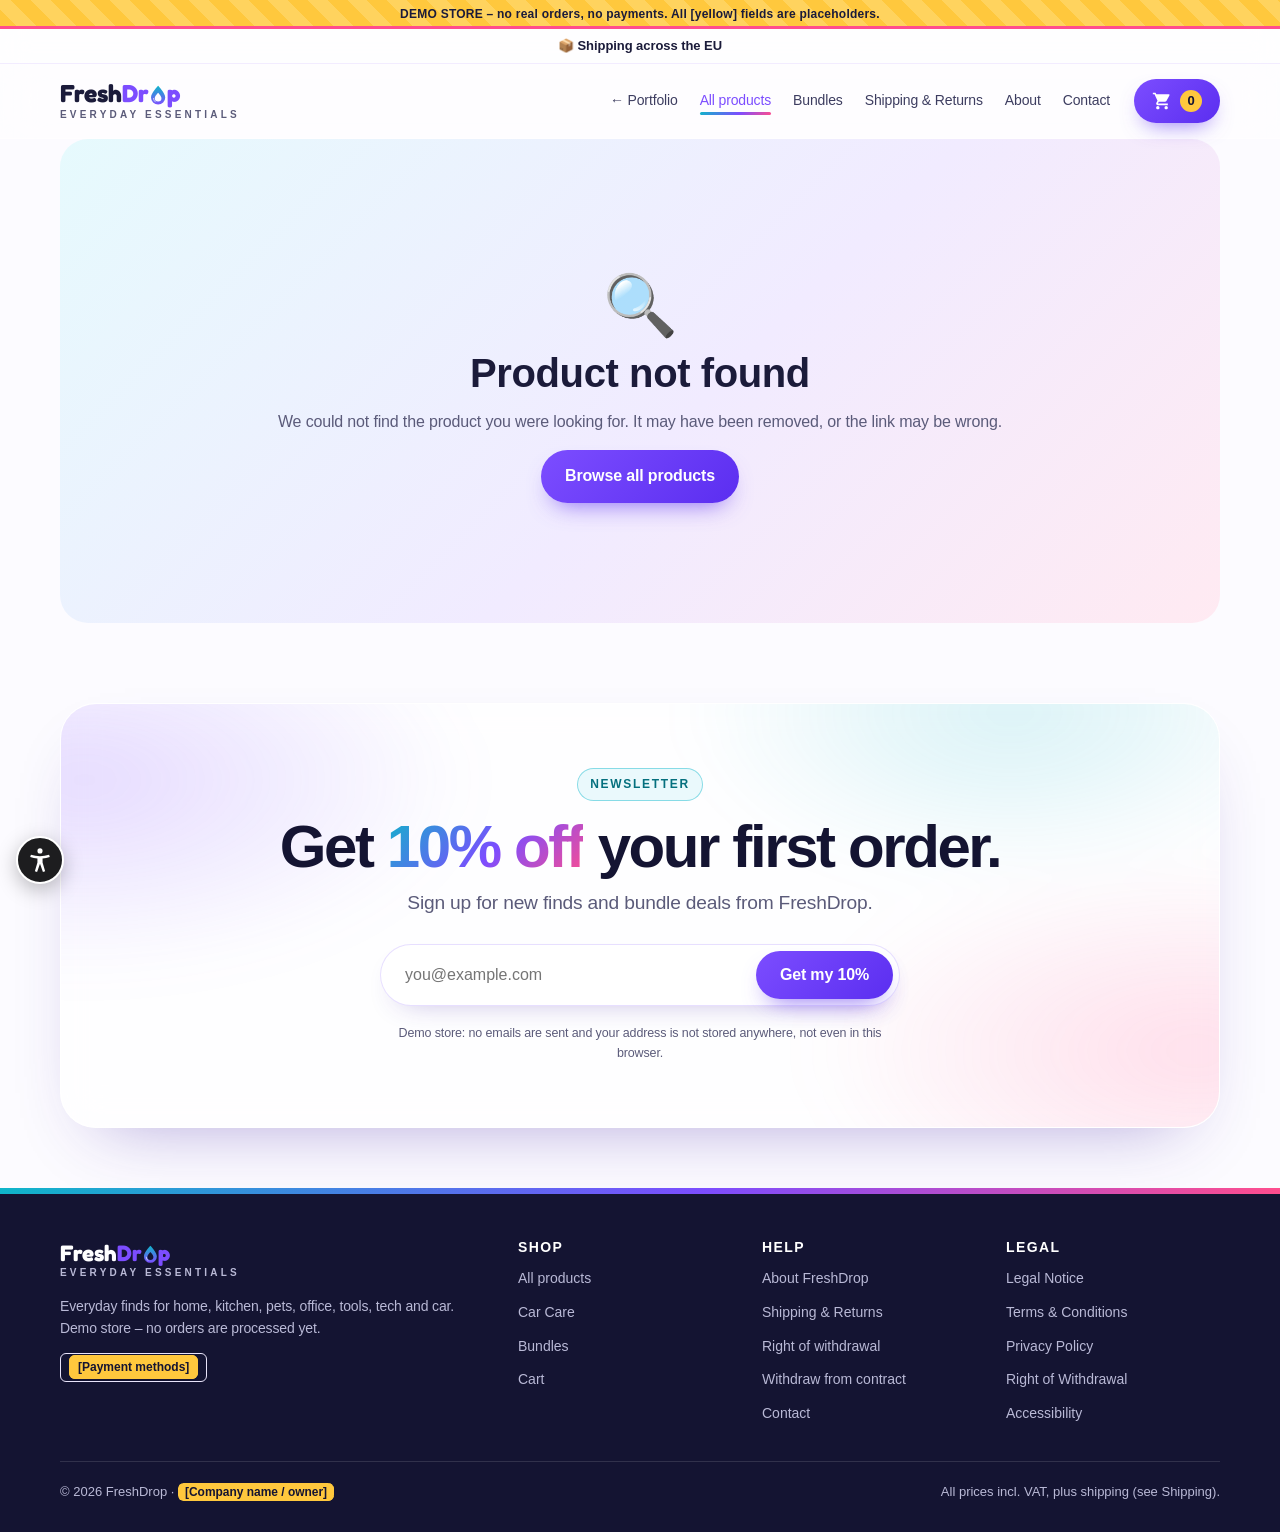
<file: product.html>
<!doctype html><html lang="en"><head><meta charset="utf-8">
<meta http-equiv="Content-Security-Policy" content="default-src 'self'; base-uri 'self'; object-src 'none'; script-src 'self'; style-src 'self' 'unsafe-inline'; img-src 'self' data:; font-src 'self'; media-src 'self'; connect-src 'none'; form-action 'self'; frame-src 'none'; worker-src 'none'; upgrade-insecure-requests">
<meta name="referrer" content="strict-origin-when-cross-origin">
<meta name="robots" content="noindex, nofollow"><meta name="viewport" content="width=device-width,initial-scale=1"><meta name="color-scheme" content="light dark"><meta name="theme-color" media="(prefers-color-scheme: light)" content="#FFFFFF"><meta name="theme-color" media="(prefers-color-scheme: dark)" content="#0E0E22">
<title>Product – FreshDrop</title><meta name="description" content="FreshDrop product details. Demo store – no real orders are processed yet.">
<link rel="canonical" href="https://amireven-crypto.github.io/freshdrop/product.html">
<meta property="og:type" content="website"><meta property="og:site_name" content="FreshDrop"><meta property="og:locale" content="en_US"><meta property="og:title" content="Product – FreshDrop"><meta property="og:description" content="FreshDrop product details. Demo store – no real orders are processed yet."><meta property="og:url" content="https://amireven-crypto.github.io/freshdrop/product.html"><meta property="og:image" content="https://amireven-crypto.github.io/freshdrop/assets/og.png"><meta property="og:image:width" content="1200"><meta property="og:image:height" content="630"><meta property="og:image:alt" content="FreshDrop – everyday products for home, pets and car (demo store)">
<meta name="twitter:card" content="summary_large_image"><meta name="twitter:title" content="Product – FreshDrop"><meta name="twitter:description" content="FreshDrop product details. Demo store – no real orders are processed yet."><meta name="twitter:image" content="https://amireven-crypto.github.io/freshdrop/assets/og.png">
<link rel="icon" href="assets/favicon.svg" type="image/svg+xml"><link rel="icon" href="favicon.ico" sizes="48x48"><link rel="apple-touch-icon" href="assets/apple-touch-icon.png"><link rel="stylesheet" href="assets/style.css"><link rel="stylesheet" href="assets/upgrade.css"><link rel="stylesheet" href="assets/apple.css"><link rel="stylesheet" href="assets/modern.css"><link rel="stylesheet" href="assets/features.css"><link rel="stylesheet" href="assets/extras.css?ver=20261113-scheme"><link rel="stylesheet" href="assets/future.css" media="(prefers-color-scheme: dark)"><link rel="stylesheet" href="assets/cattitles.css"><link rel="stylesheet" href="assets/tapfix.css?ver=20261113-scheme"><link rel="stylesheet" href="assets/a11y/a11y.css?v=20261118-a11y"><script src="assets/a11y/a11y.js?v=20261118-a11y" data-site="portfolio" data-avoid=".bnav, .m-cart.has" data-statement="accessibility.html"></script>
</head>
<body data-page="product"><main id="main"><noscript><div class="wrap legal"><h1>FreshDrop</h1><p>FreshDrop is a demo store and needs JavaScript to show its products. Please enable JavaScript and reload the page. No real orders are processed.</p></div></noscript></main><script src="assets/app.js?ver=20261119-privacy"></script><script src="assets/cattitles.js"></script><script src="assets/apple.js"></script><script src="assets/modern.js"></script><script src="assets/extras.js"></script><script src="assets/future.js"></script></body></html>
</file>
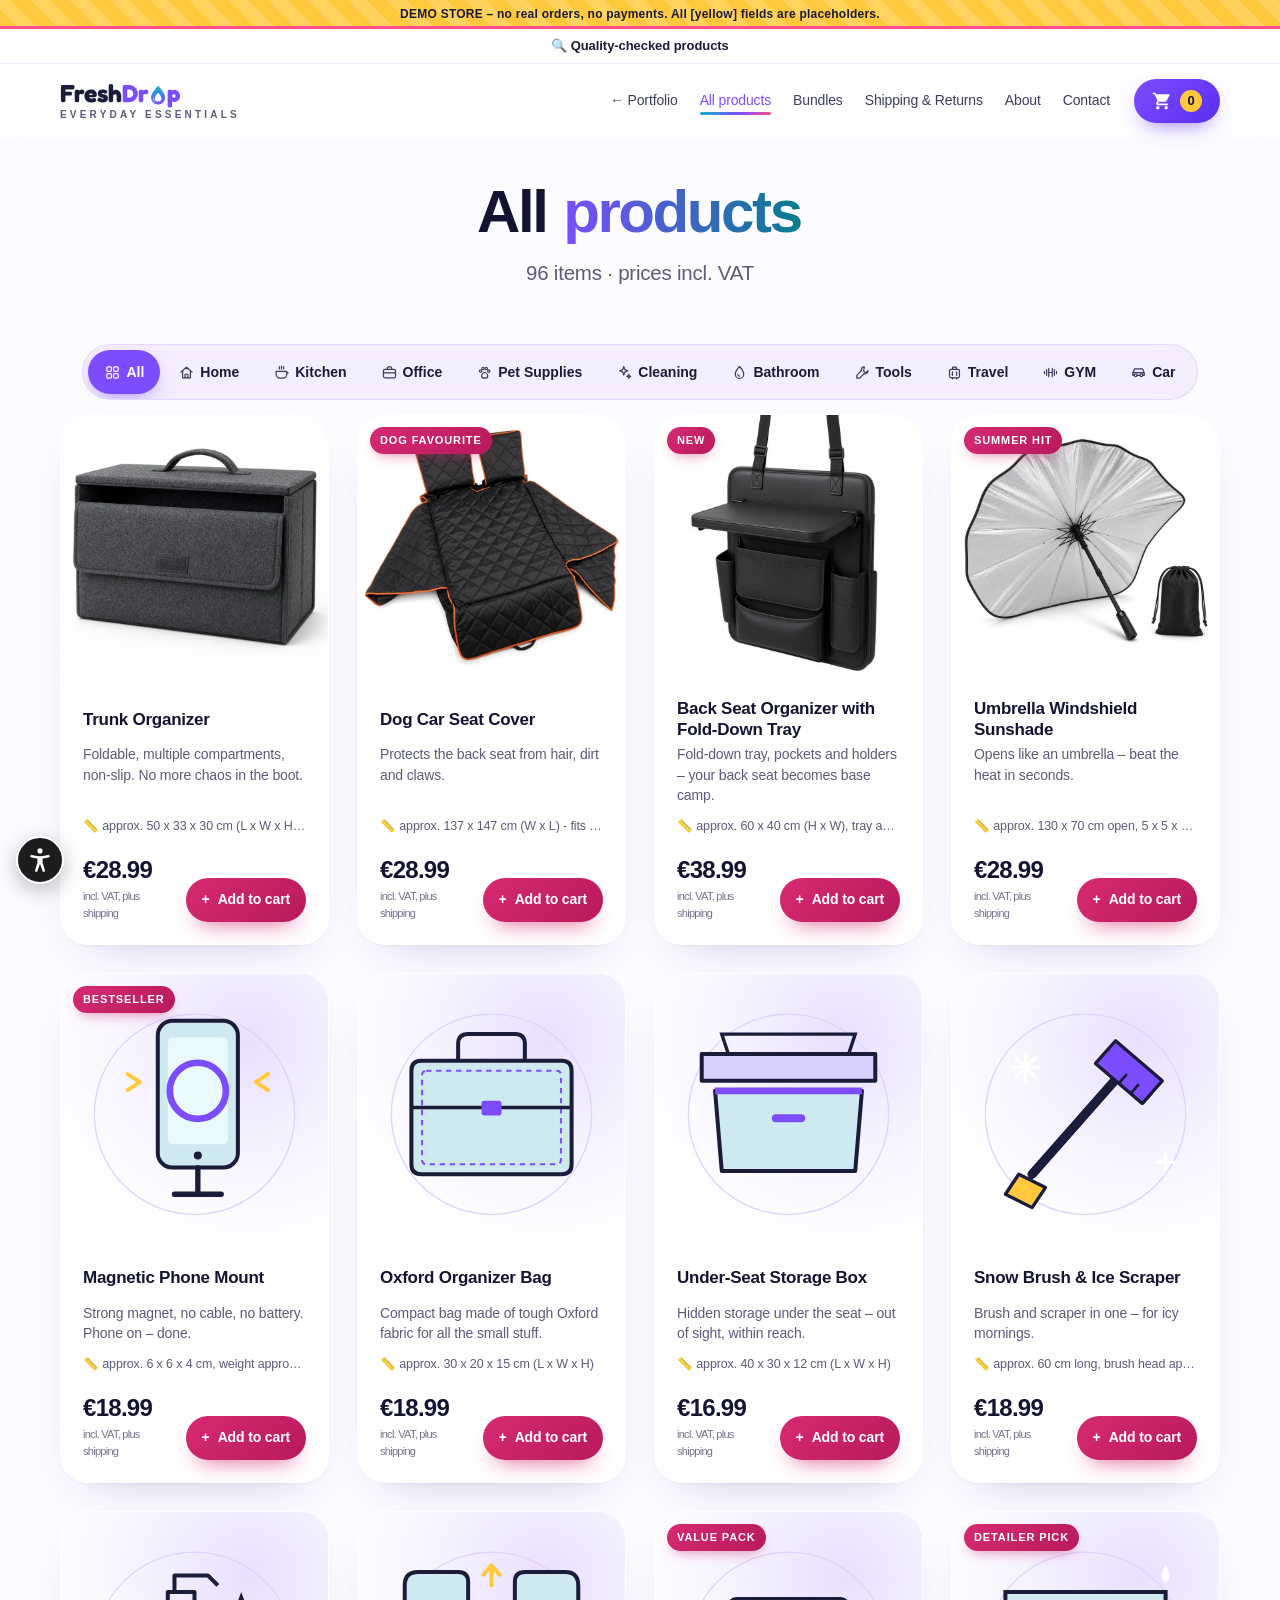
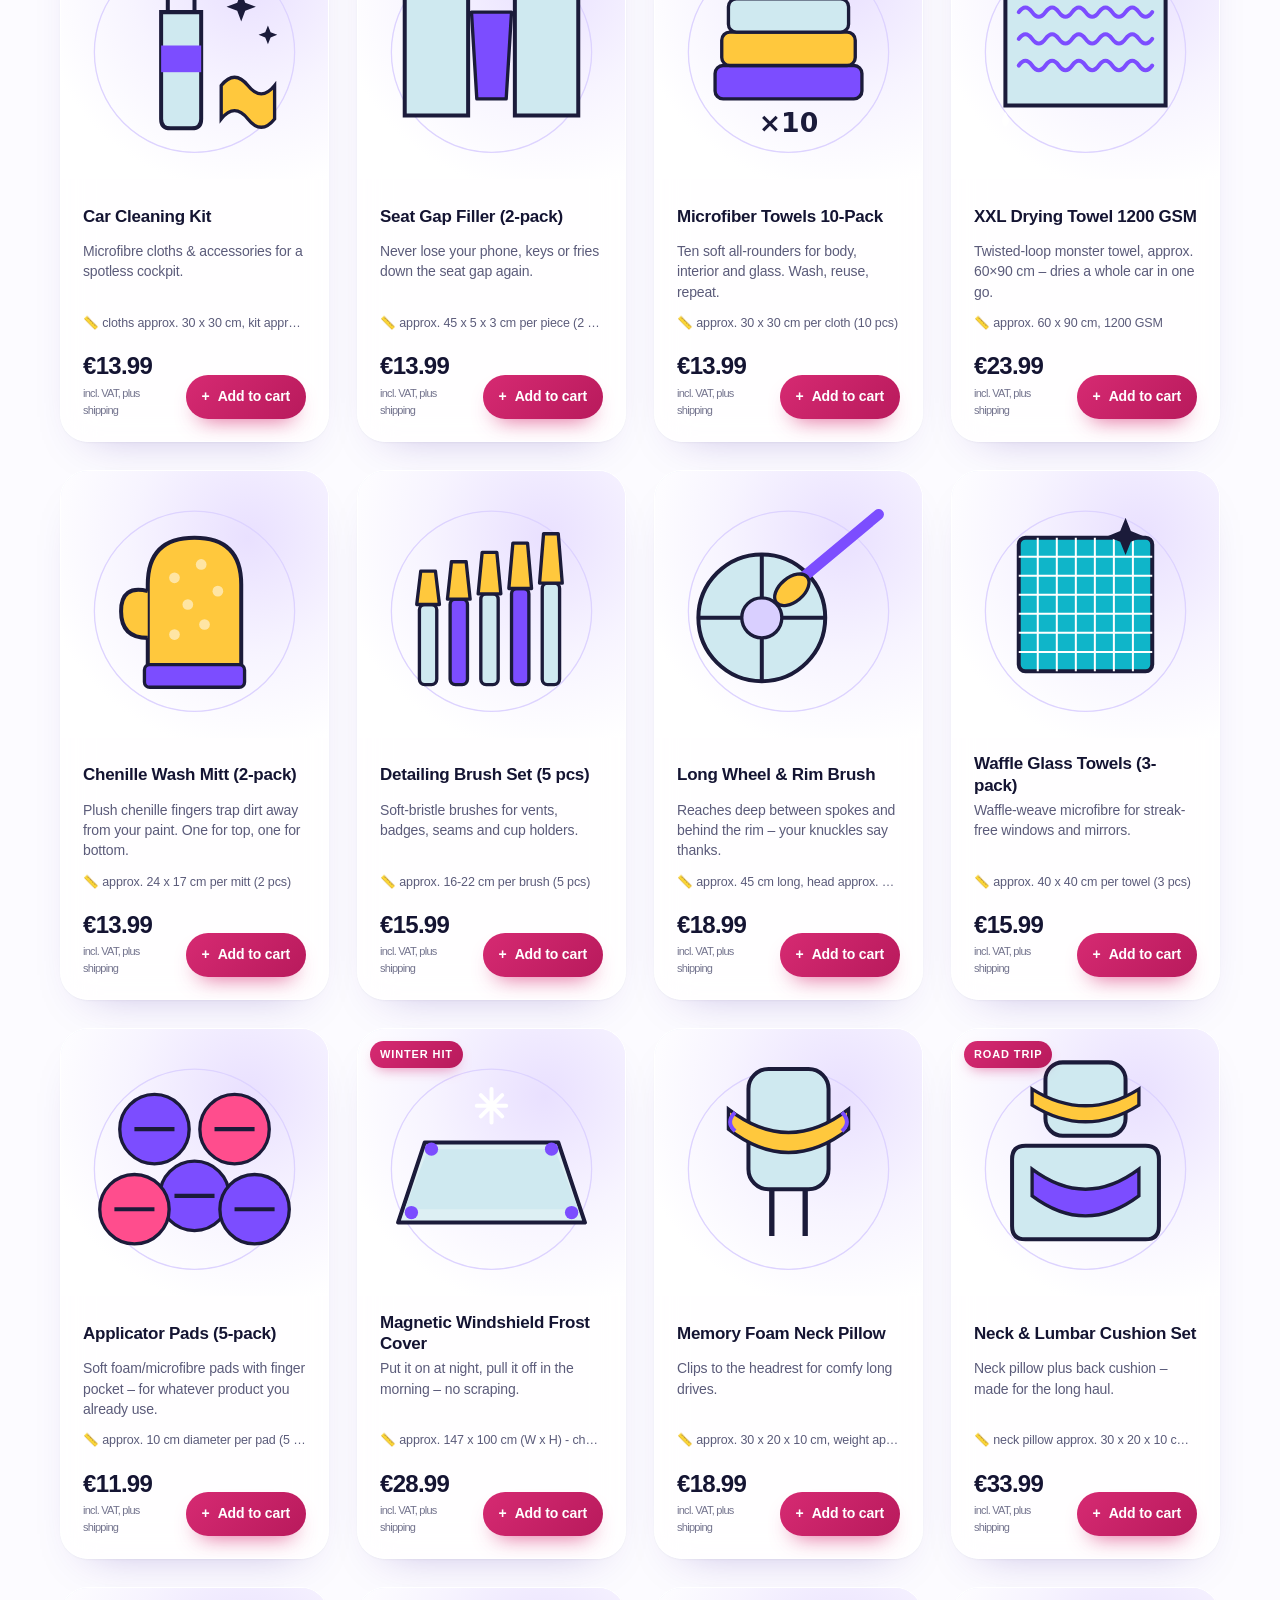
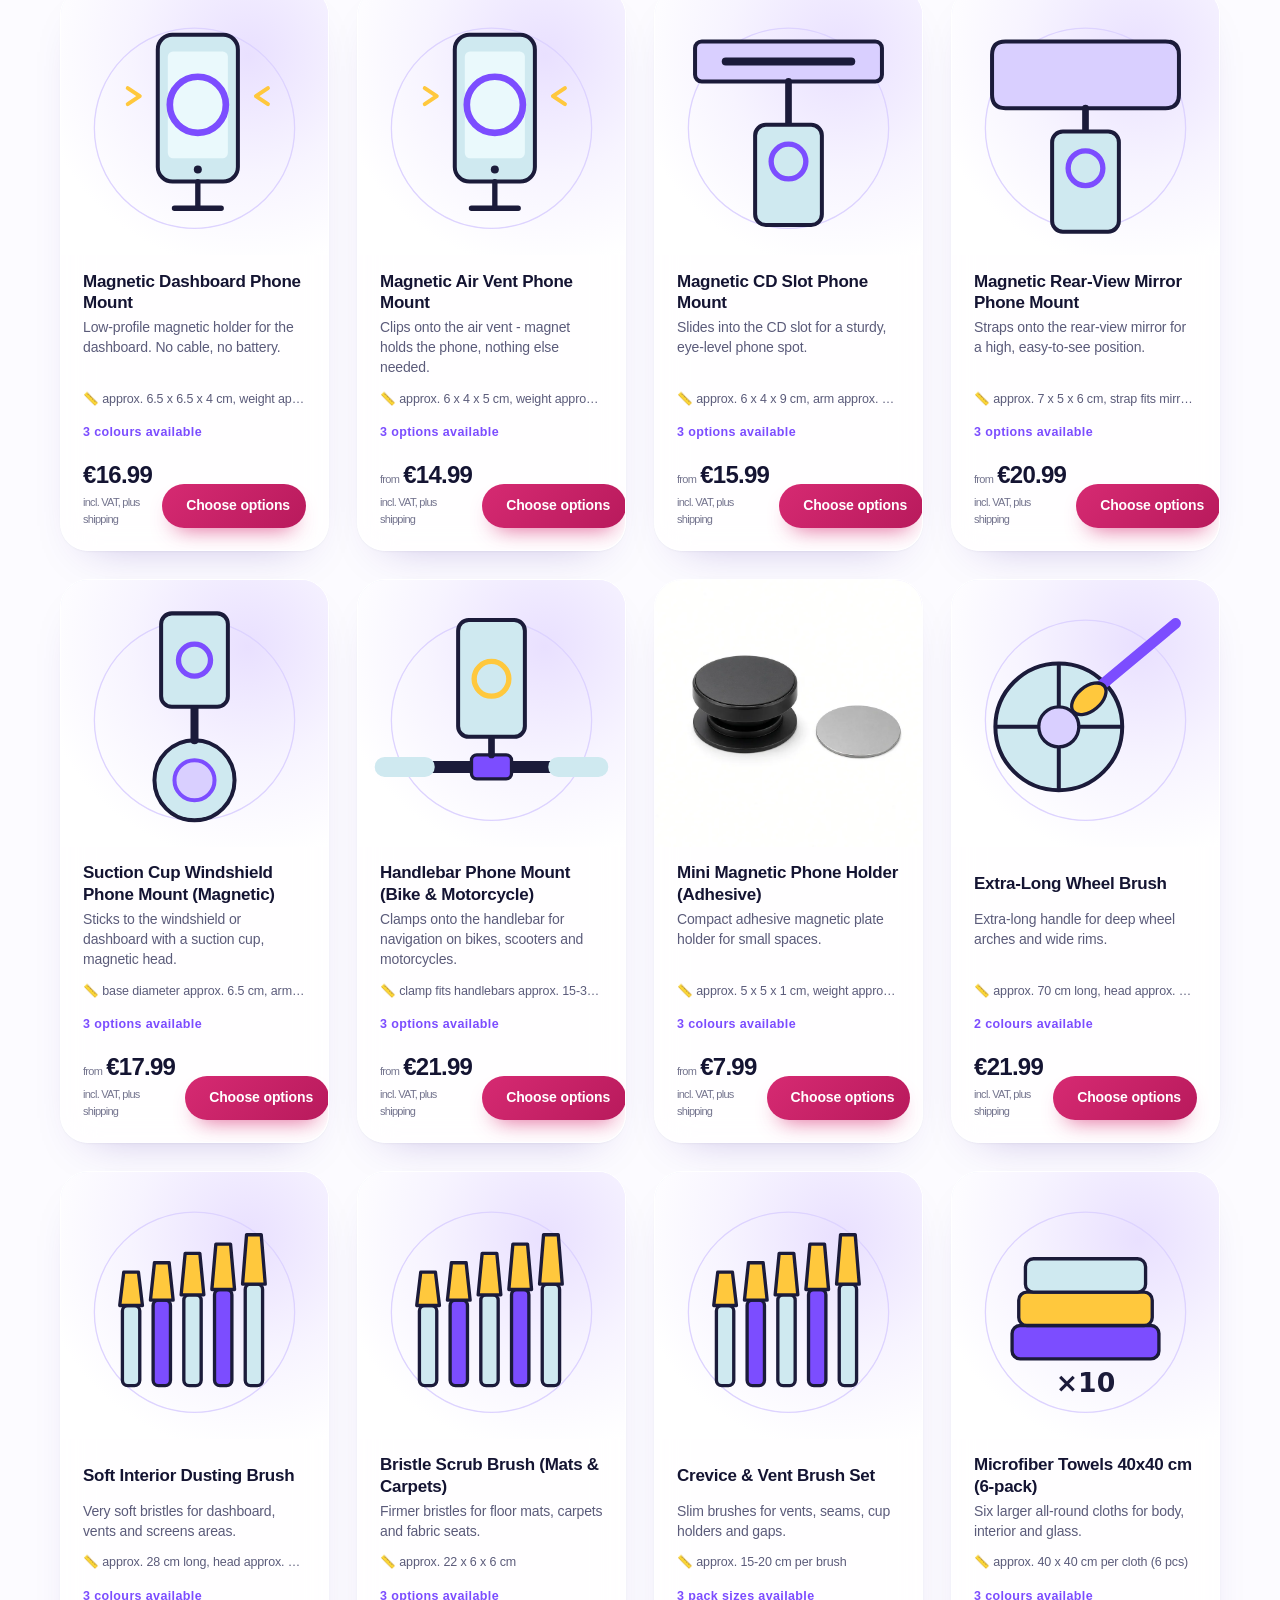
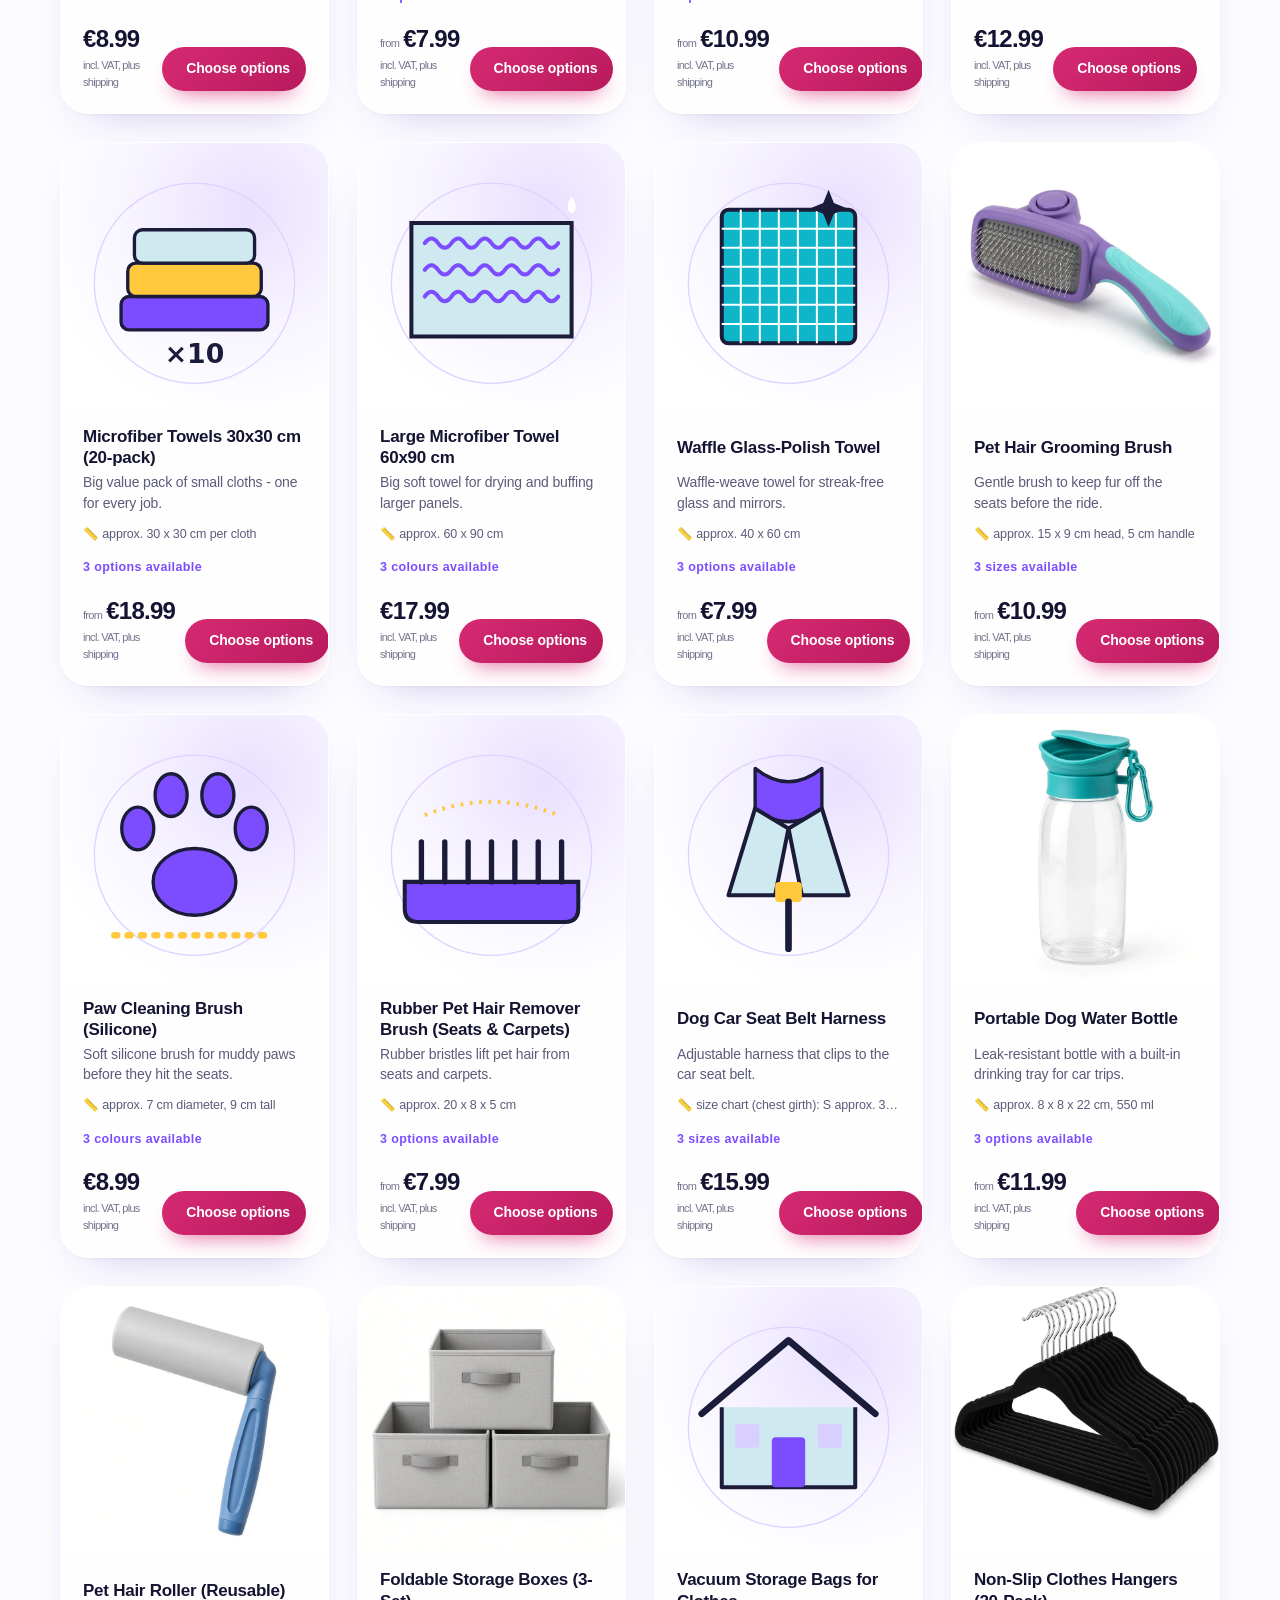
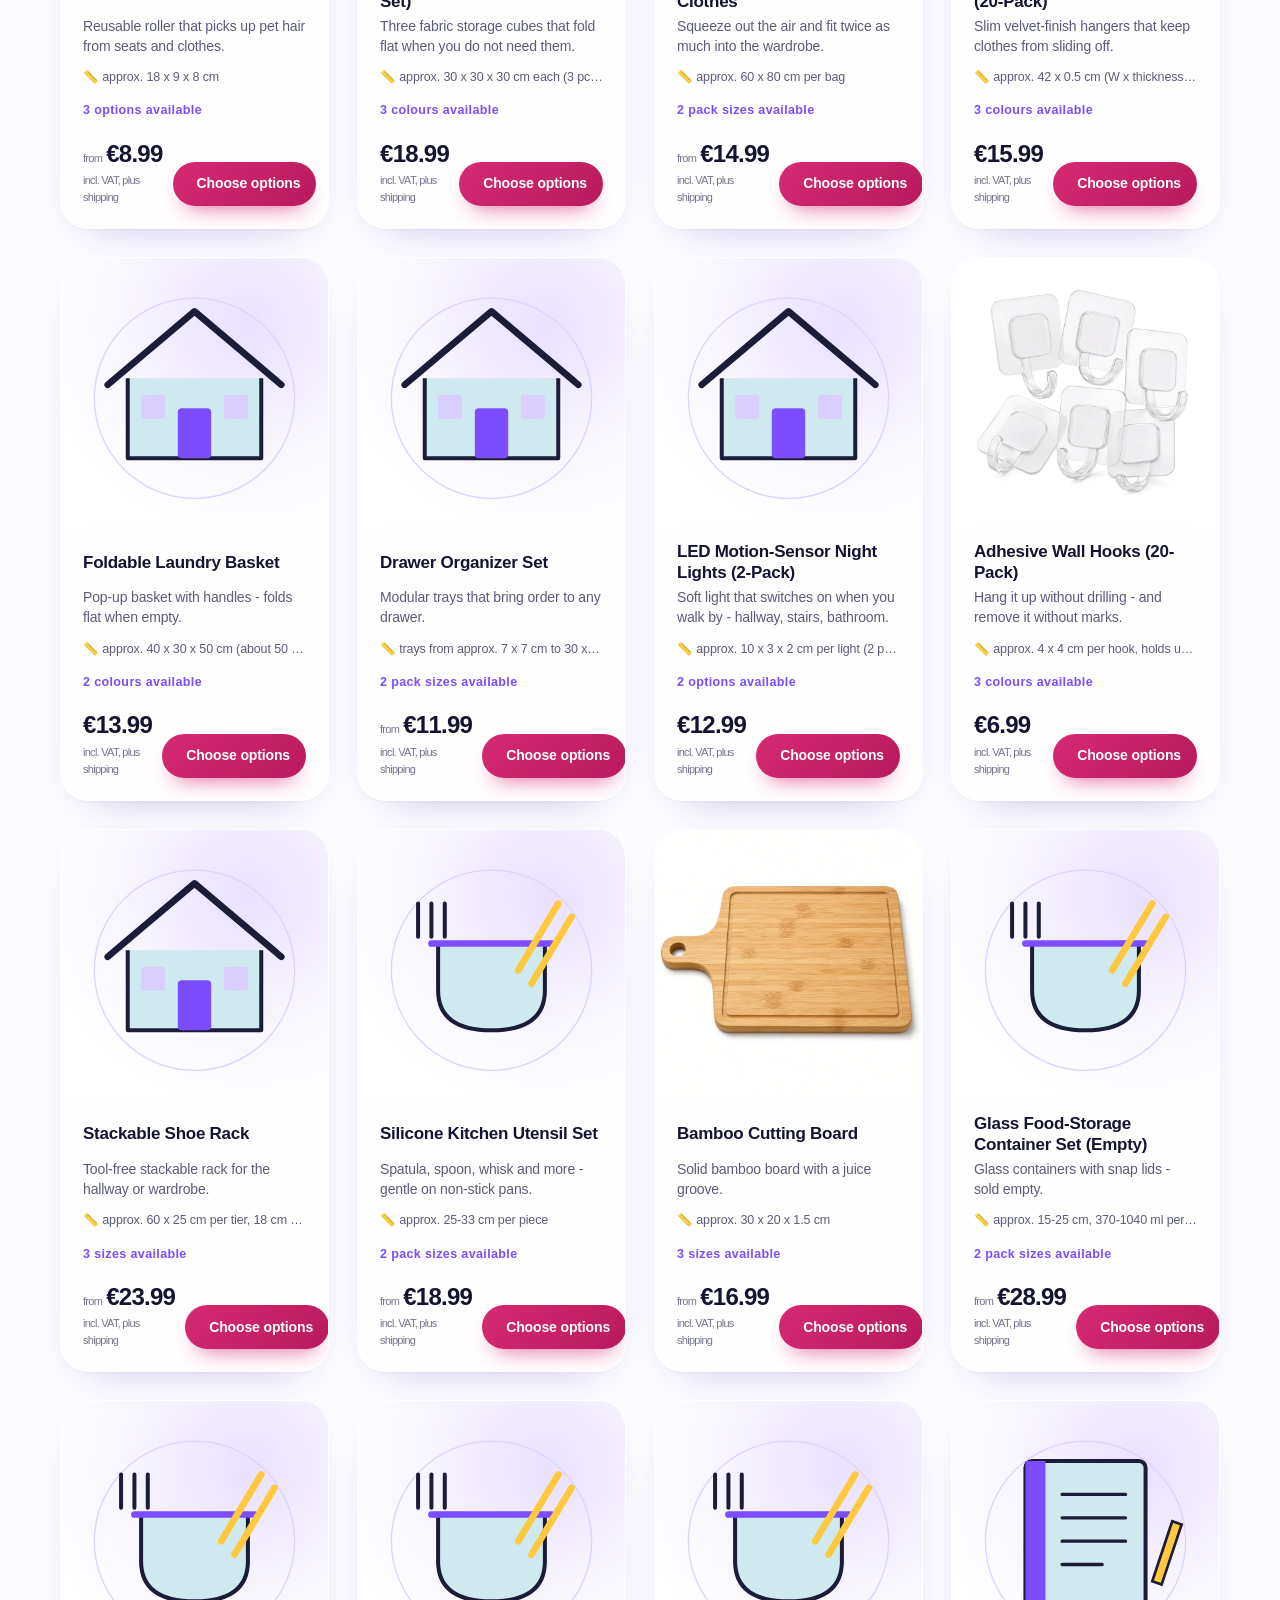
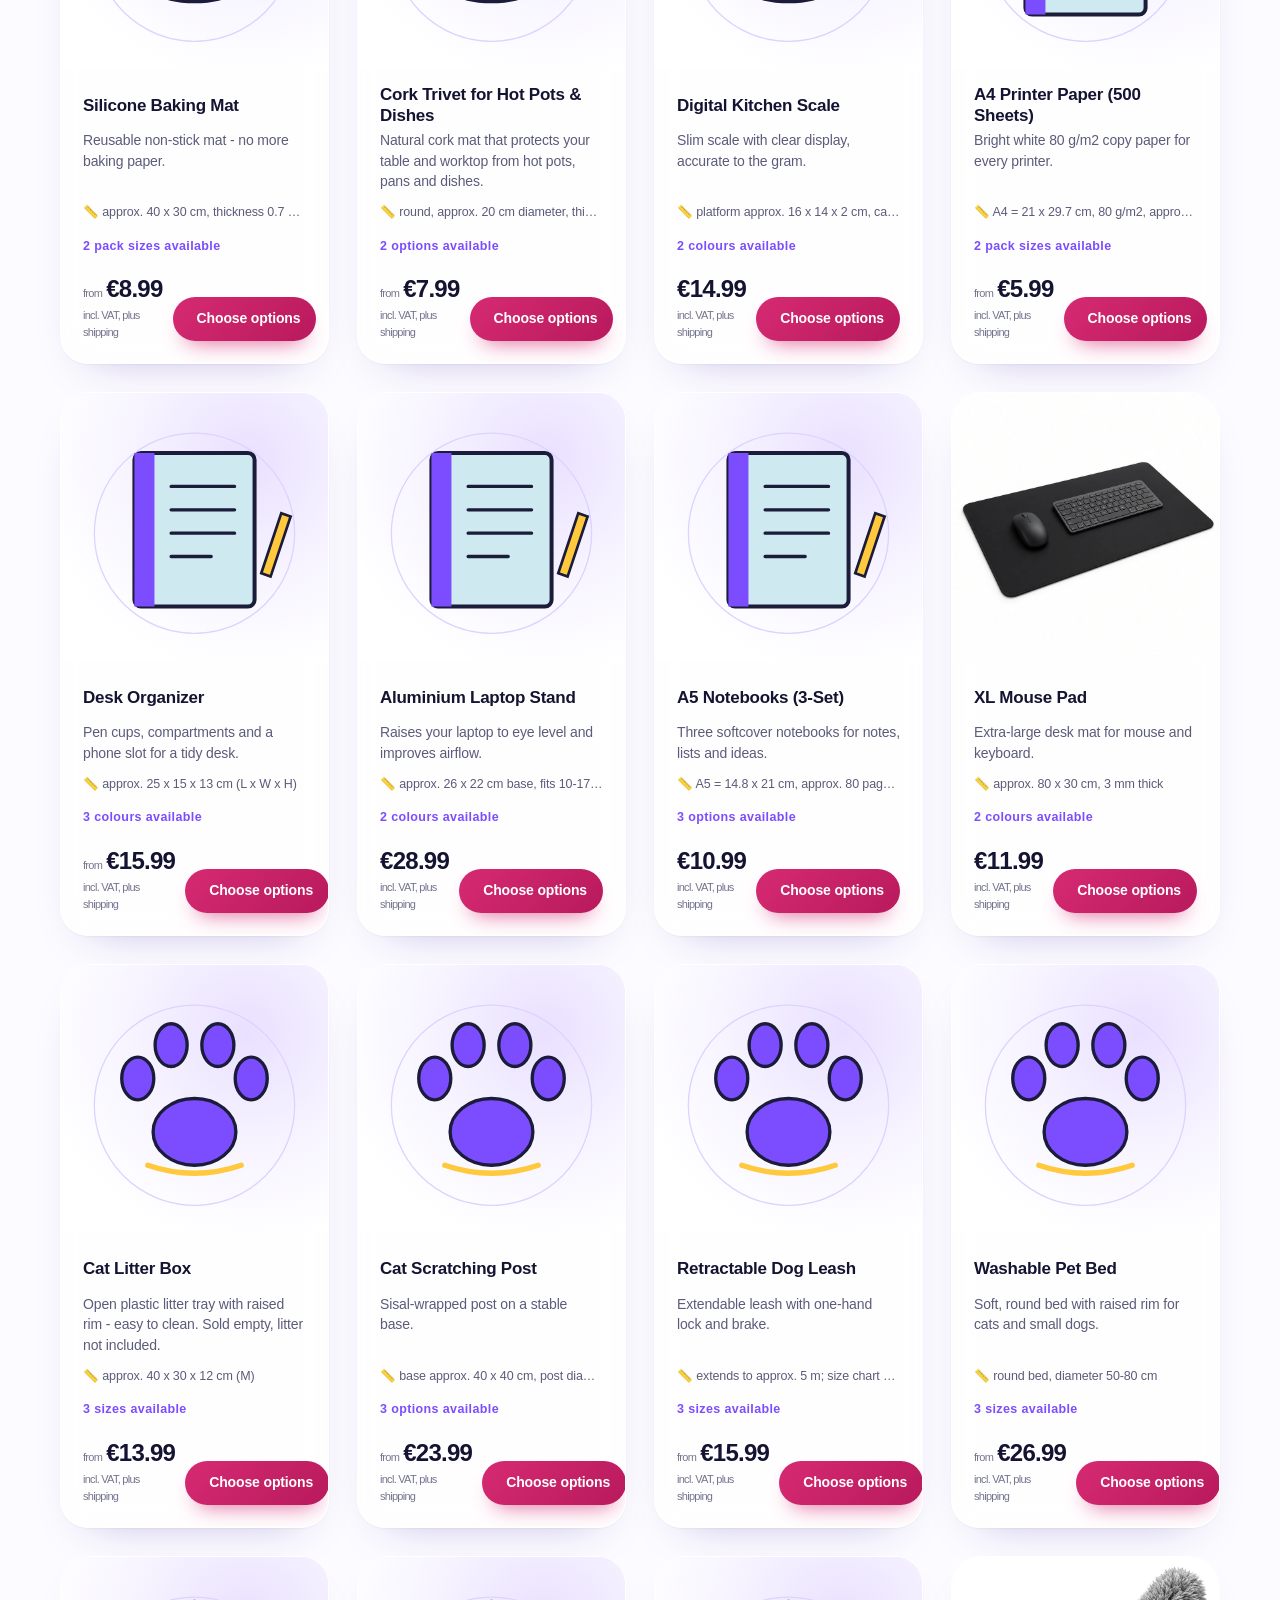
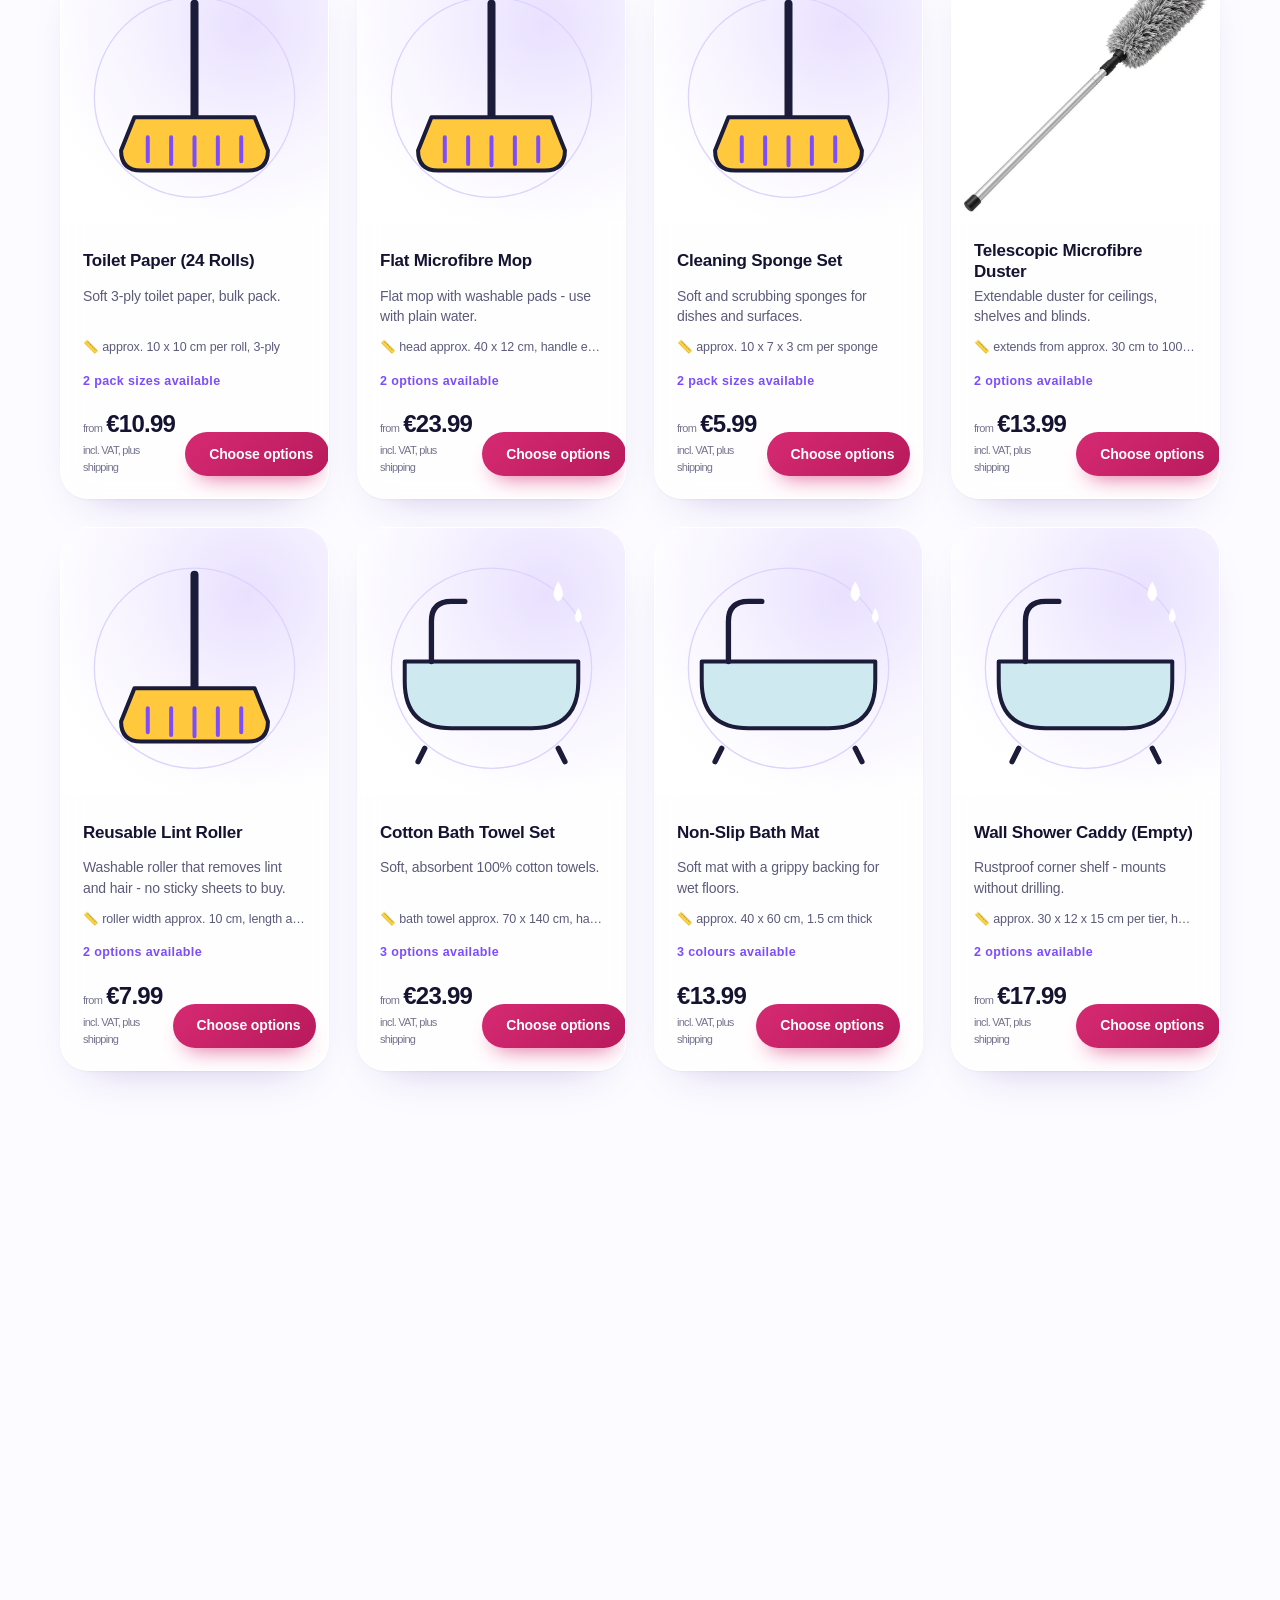
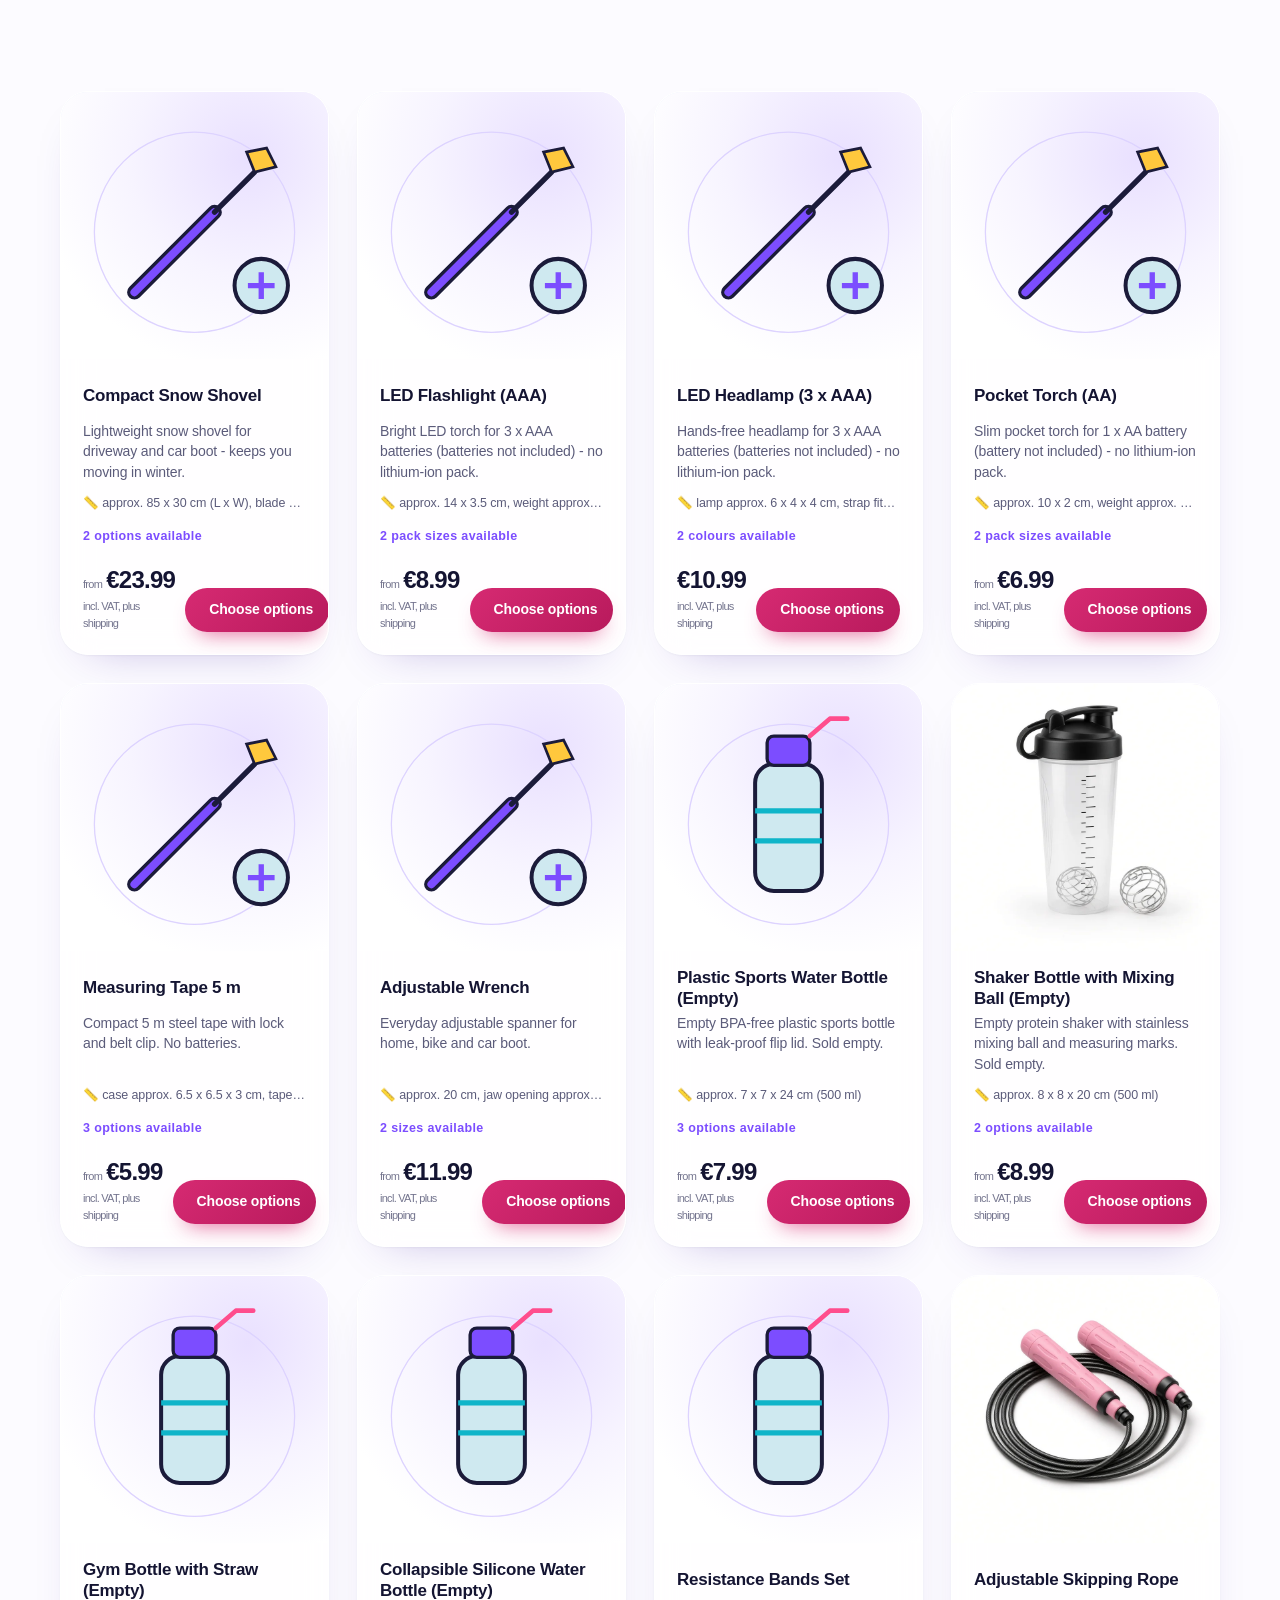
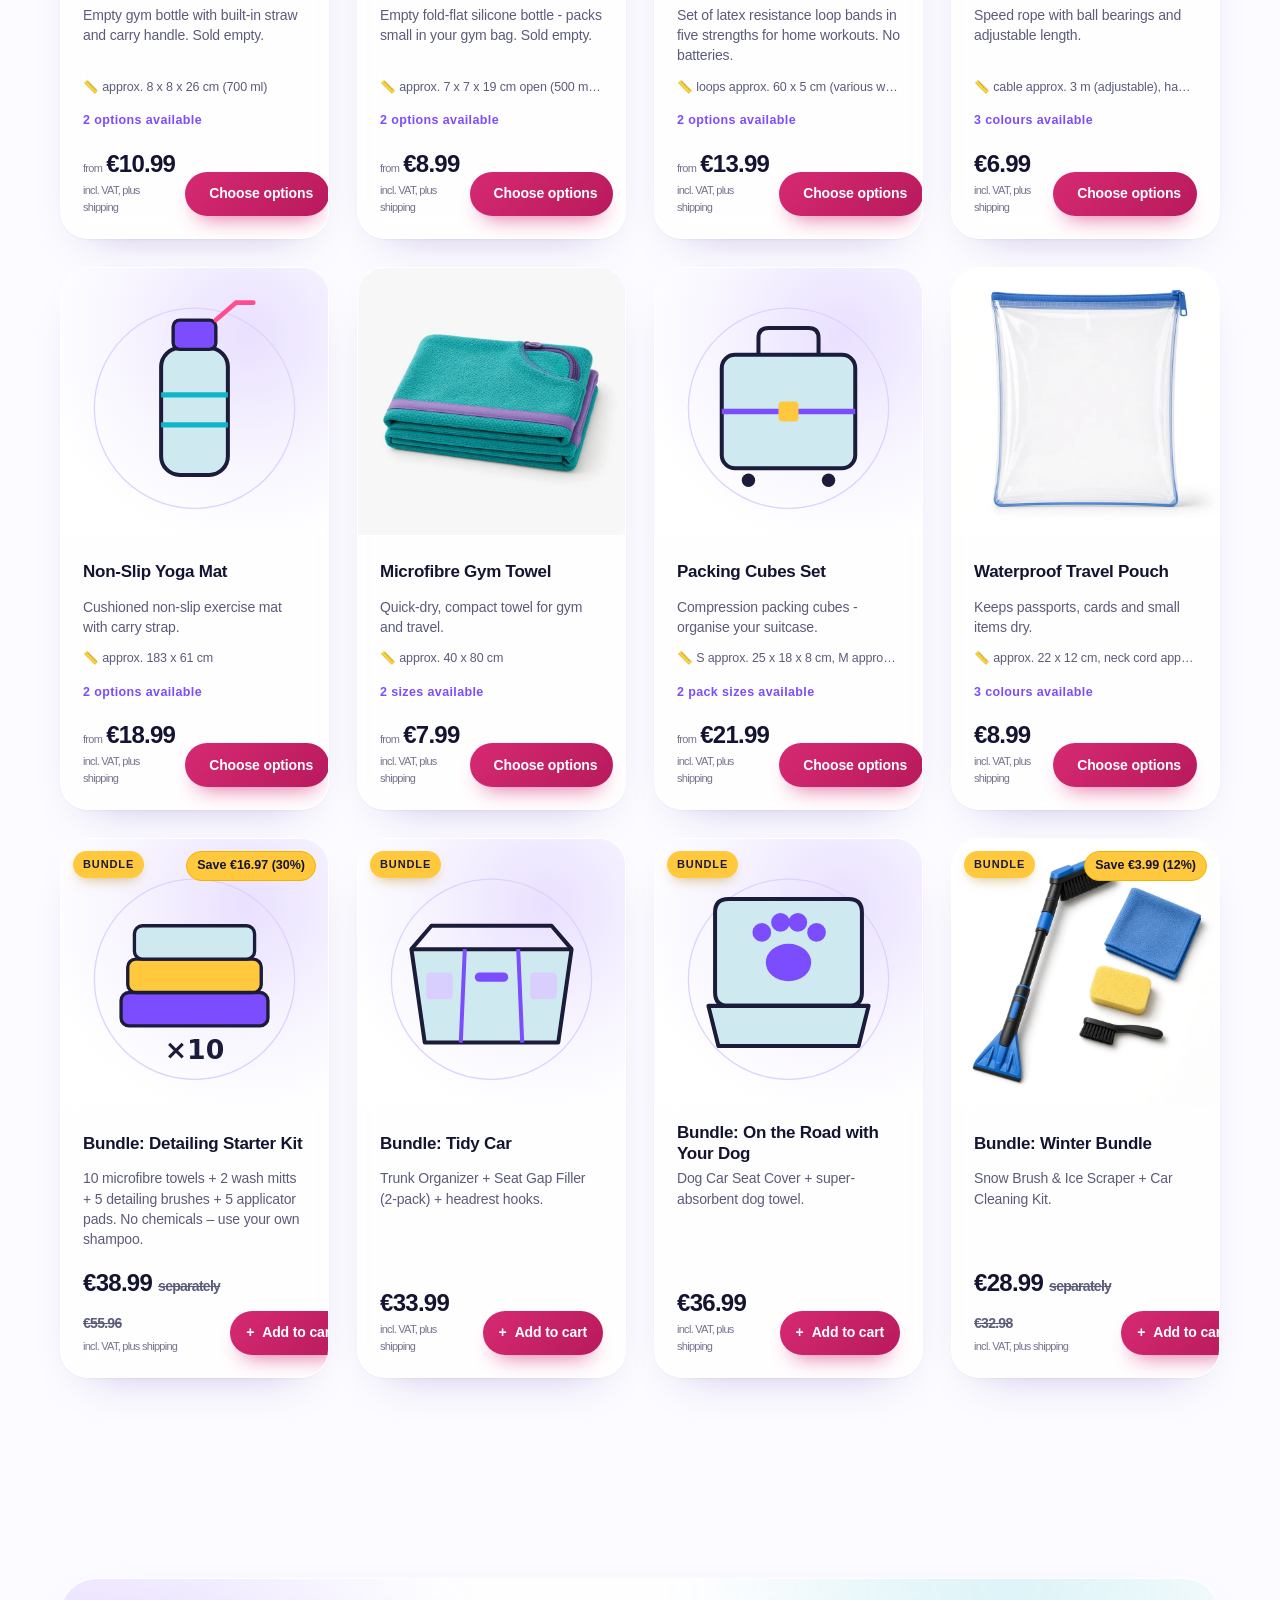
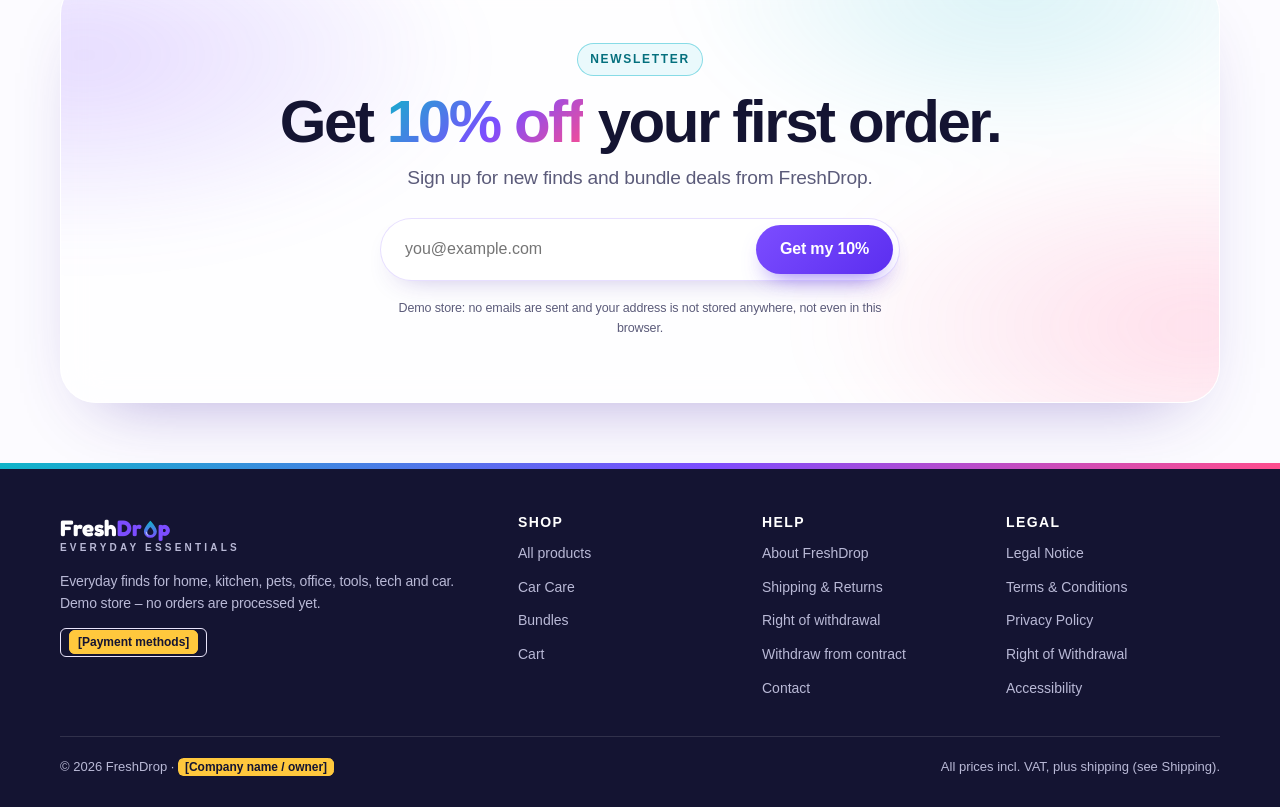
<file: products.html>
<!doctype html><html lang="en"><head><meta charset="utf-8">
<meta http-equiv="Content-Security-Policy" content="default-src 'self'; base-uri 'self'; object-src 'none'; script-src 'self'; style-src 'self' 'unsafe-inline'; img-src 'self' data:; font-src 'self'; media-src 'self'; connect-src 'none'; form-action 'self'; frame-src 'none'; worker-src 'none'; upgrade-insecure-requests">
<meta name="referrer" content="strict-origin-when-cross-origin">
<meta name="robots" content="noindex, nofollow"><meta name="viewport" content="width=device-width,initial-scale=1"><meta name="color-scheme" content="light dark"><meta name="theme-color" media="(prefers-color-scheme: light)" content="#FFFFFF"><meta name="theme-color" media="(prefers-color-scheme: dark)" content="#0E0E22">
<title>All products – FreshDrop</title><meta name="description" content="Browse all 96 demo products at FreshDrop: home, kitchen, office, pet, cleaning, bathroom, tools, travel and car accessories. Demo store – no real orders.">
<link rel="canonical" href="https://amireven-crypto.github.io/freshdrop/products.html">
<meta property="og:type" content="website"><meta property="og:site_name" content="FreshDrop"><meta property="og:locale" content="en_US"><meta property="og:title" content="All products – FreshDrop"><meta property="og:description" content="Browse all 96 demo products at FreshDrop: home, kitchen, office, pet, cleaning, bathroom, tools, travel and car accessories. Demo store – no real orders."><meta property="og:url" content="https://amireven-crypto.github.io/freshdrop/products.html"><meta property="og:image" content="https://amireven-crypto.github.io/freshdrop/assets/og.png"><meta property="og:image:width" content="1200"><meta property="og:image:height" content="630"><meta property="og:image:alt" content="FreshDrop – everyday products for home, pets and car (demo store)">
<meta name="twitter:card" content="summary_large_image"><meta name="twitter:title" content="All products – FreshDrop"><meta name="twitter:description" content="Browse all 96 demo products at FreshDrop: home, kitchen, office, pet, cleaning, bathroom, tools, travel and car accessories. Demo store – no real orders."><meta name="twitter:image" content="https://amireven-crypto.github.io/freshdrop/assets/og.png">
<link rel="icon" href="assets/favicon.svg" type="image/svg+xml"><link rel="icon" href="favicon.ico" sizes="48x48"><link rel="apple-touch-icon" href="assets/apple-touch-icon.png"><link rel="stylesheet" href="assets/style.css"><link rel="stylesheet" href="assets/upgrade.css"><link rel="stylesheet" href="assets/apple.css"><link rel="stylesheet" href="assets/modern.css"><link rel="stylesheet" href="assets/features.css"><link rel="stylesheet" href="assets/extras.css?ver=20261113-scheme"><link rel="stylesheet" href="assets/future.css" media="(prefers-color-scheme: dark)"><link rel="stylesheet" href="assets/cattitles.css"><link rel="stylesheet" href="assets/tapfix.css?ver=20261113-scheme"><link rel="stylesheet" href="assets/a11y/a11y.css?v=20261118-a11y"><script src="assets/a11y/a11y.js?v=20261118-a11y" data-site="portfolio" data-avoid=".bnav, .m-cart.has" data-statement="accessibility.html"></script>
</head>
<body data-page="shop"><main id="main"><noscript><div class="wrap legal"><h1>FreshDrop</h1><p>FreshDrop is a demo store and needs JavaScript to show its products. Please enable JavaScript and reload the page. No real orders are processed.</p></div></noscript></main><script src="assets/app.js?ver=20261119-privacy"></script><script src="assets/cattitles.js"></script><script src="assets/apple.js"></script><script src="assets/modern.js"></script><script src="assets/extras.js"></script><script src="assets/future.js"></script></body></html>
</file>
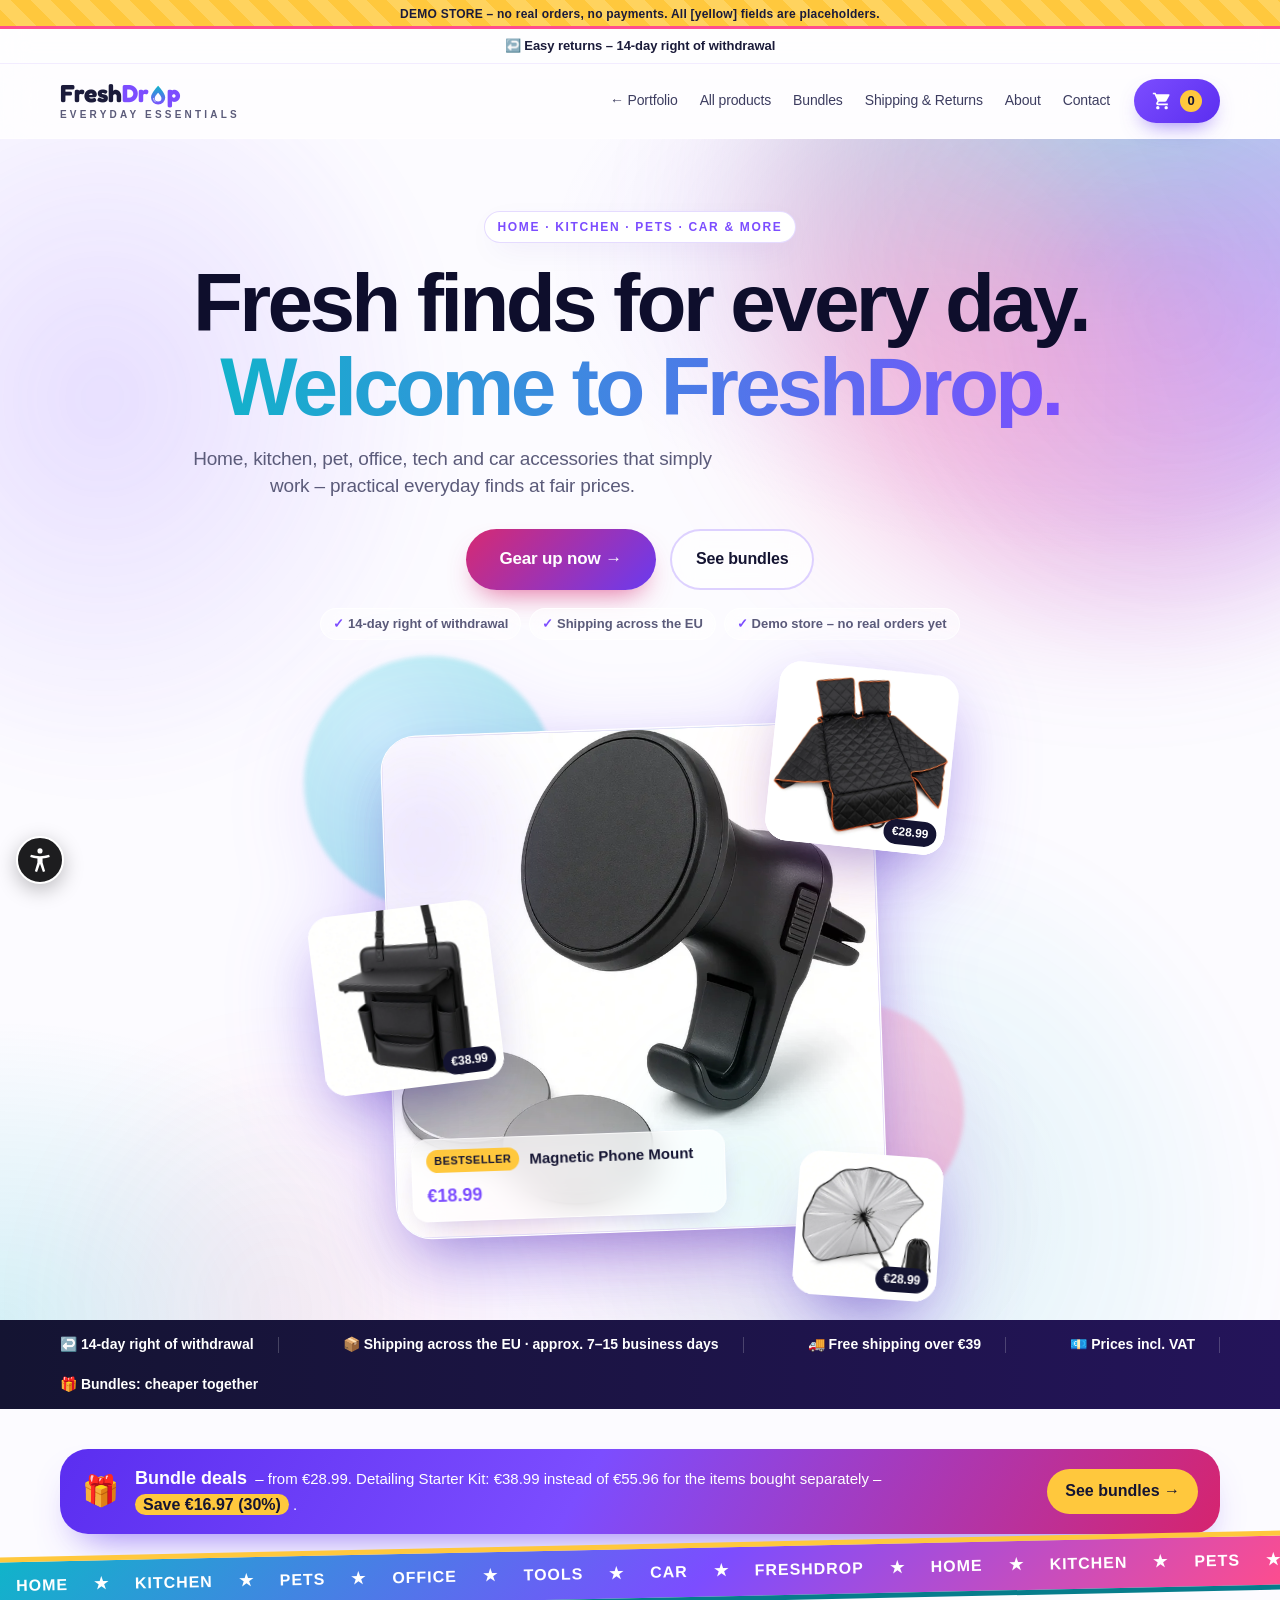
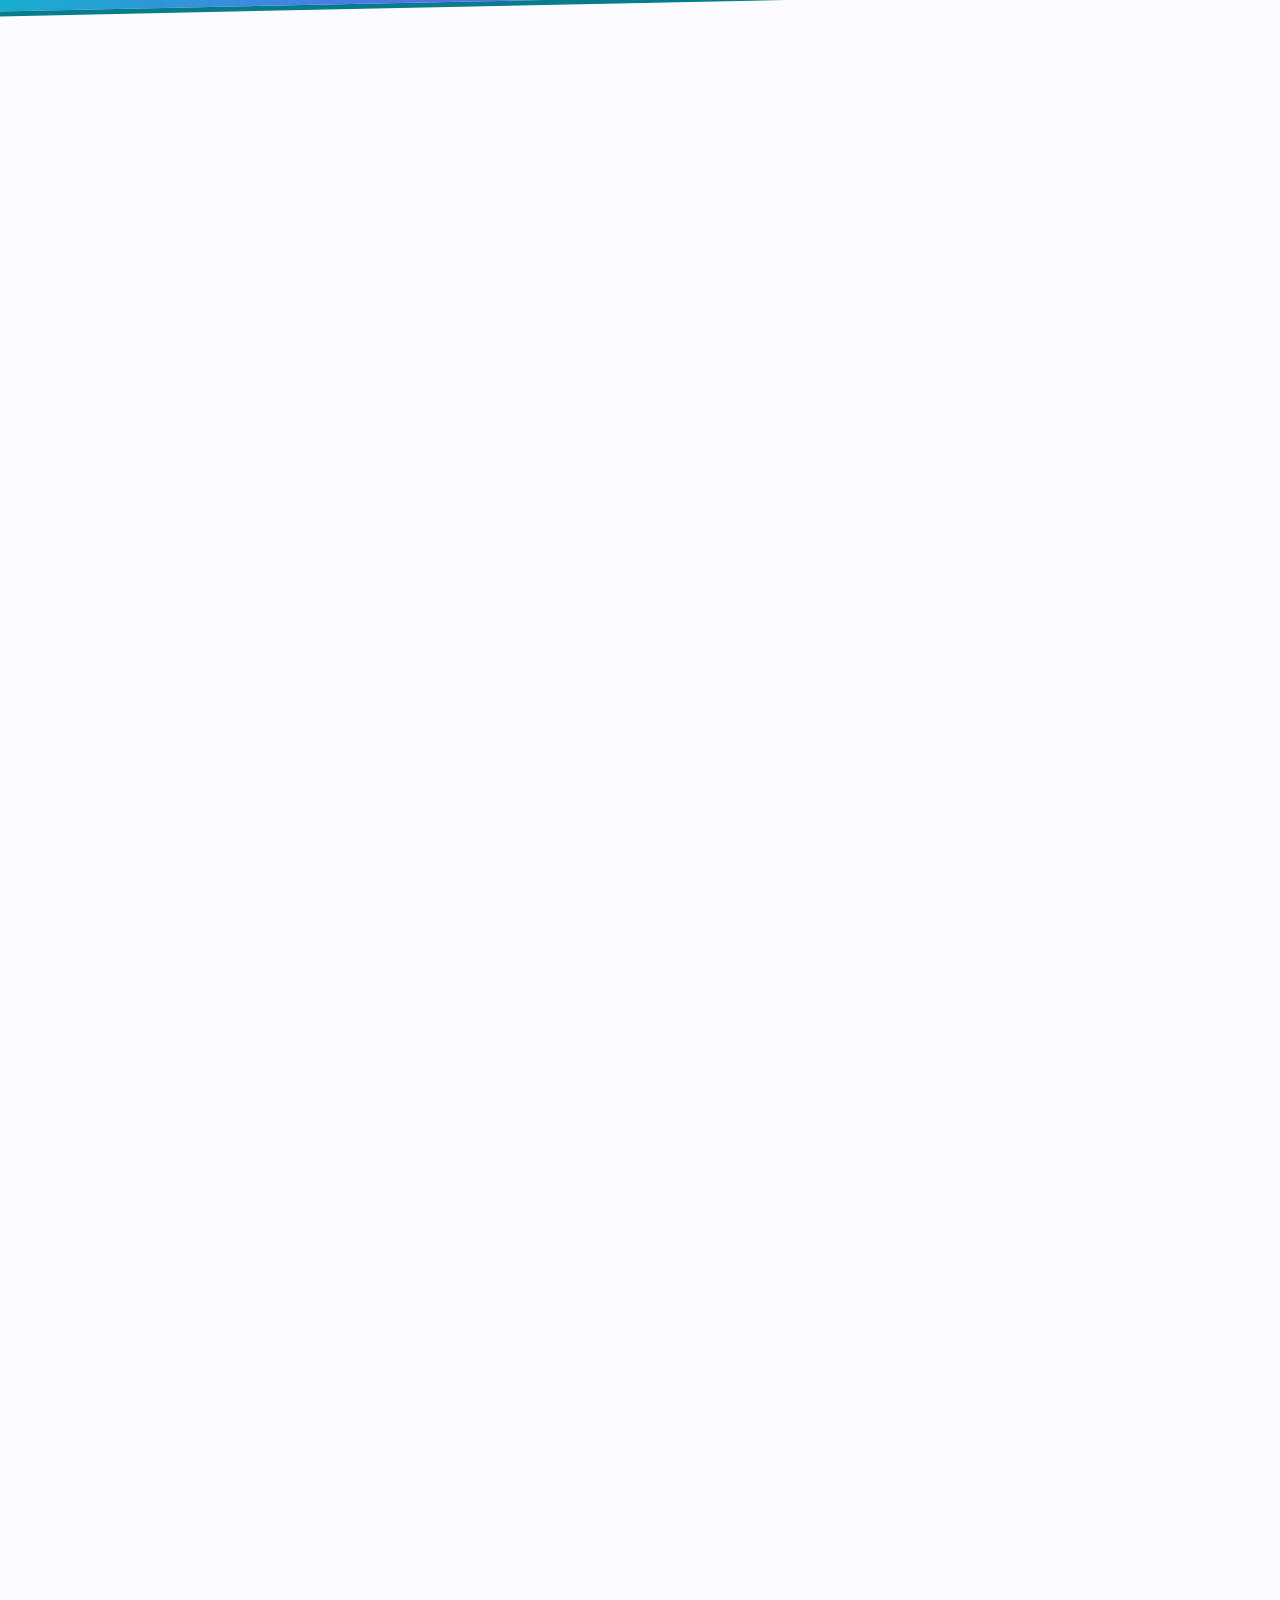
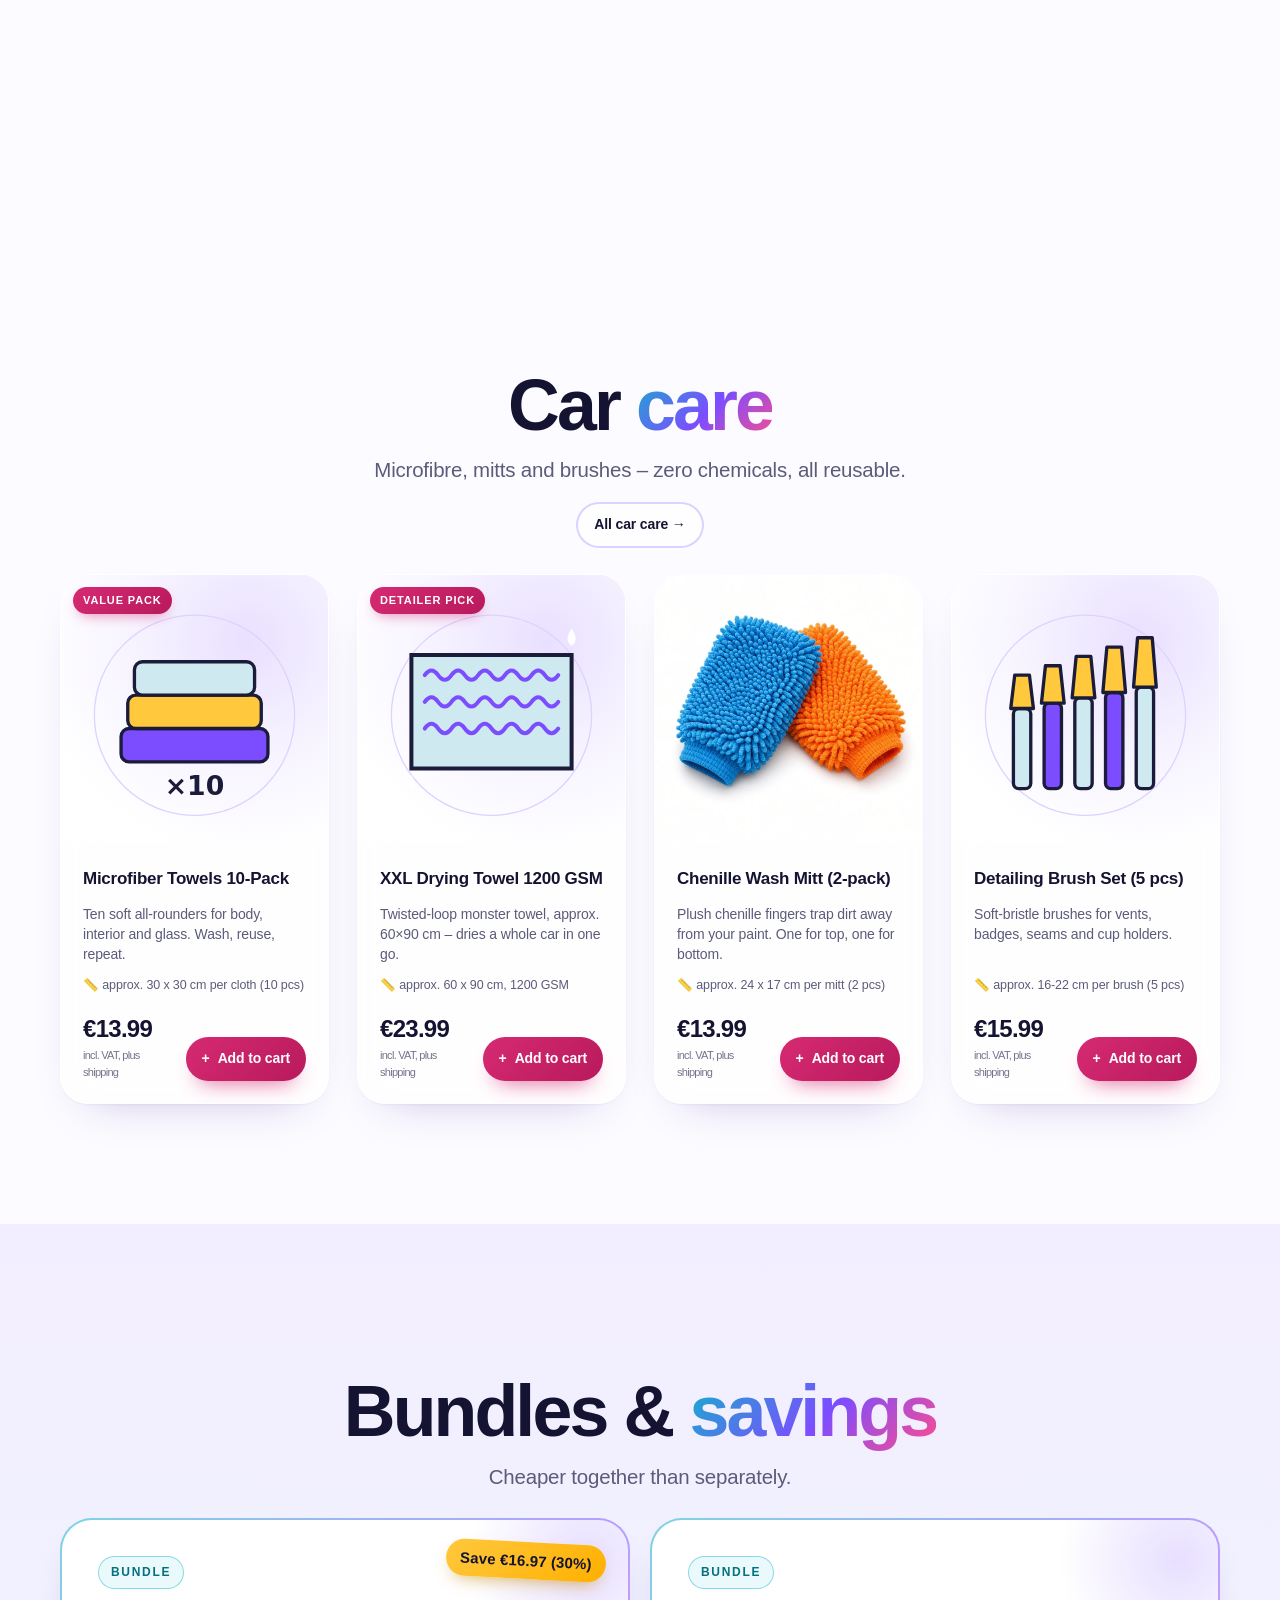
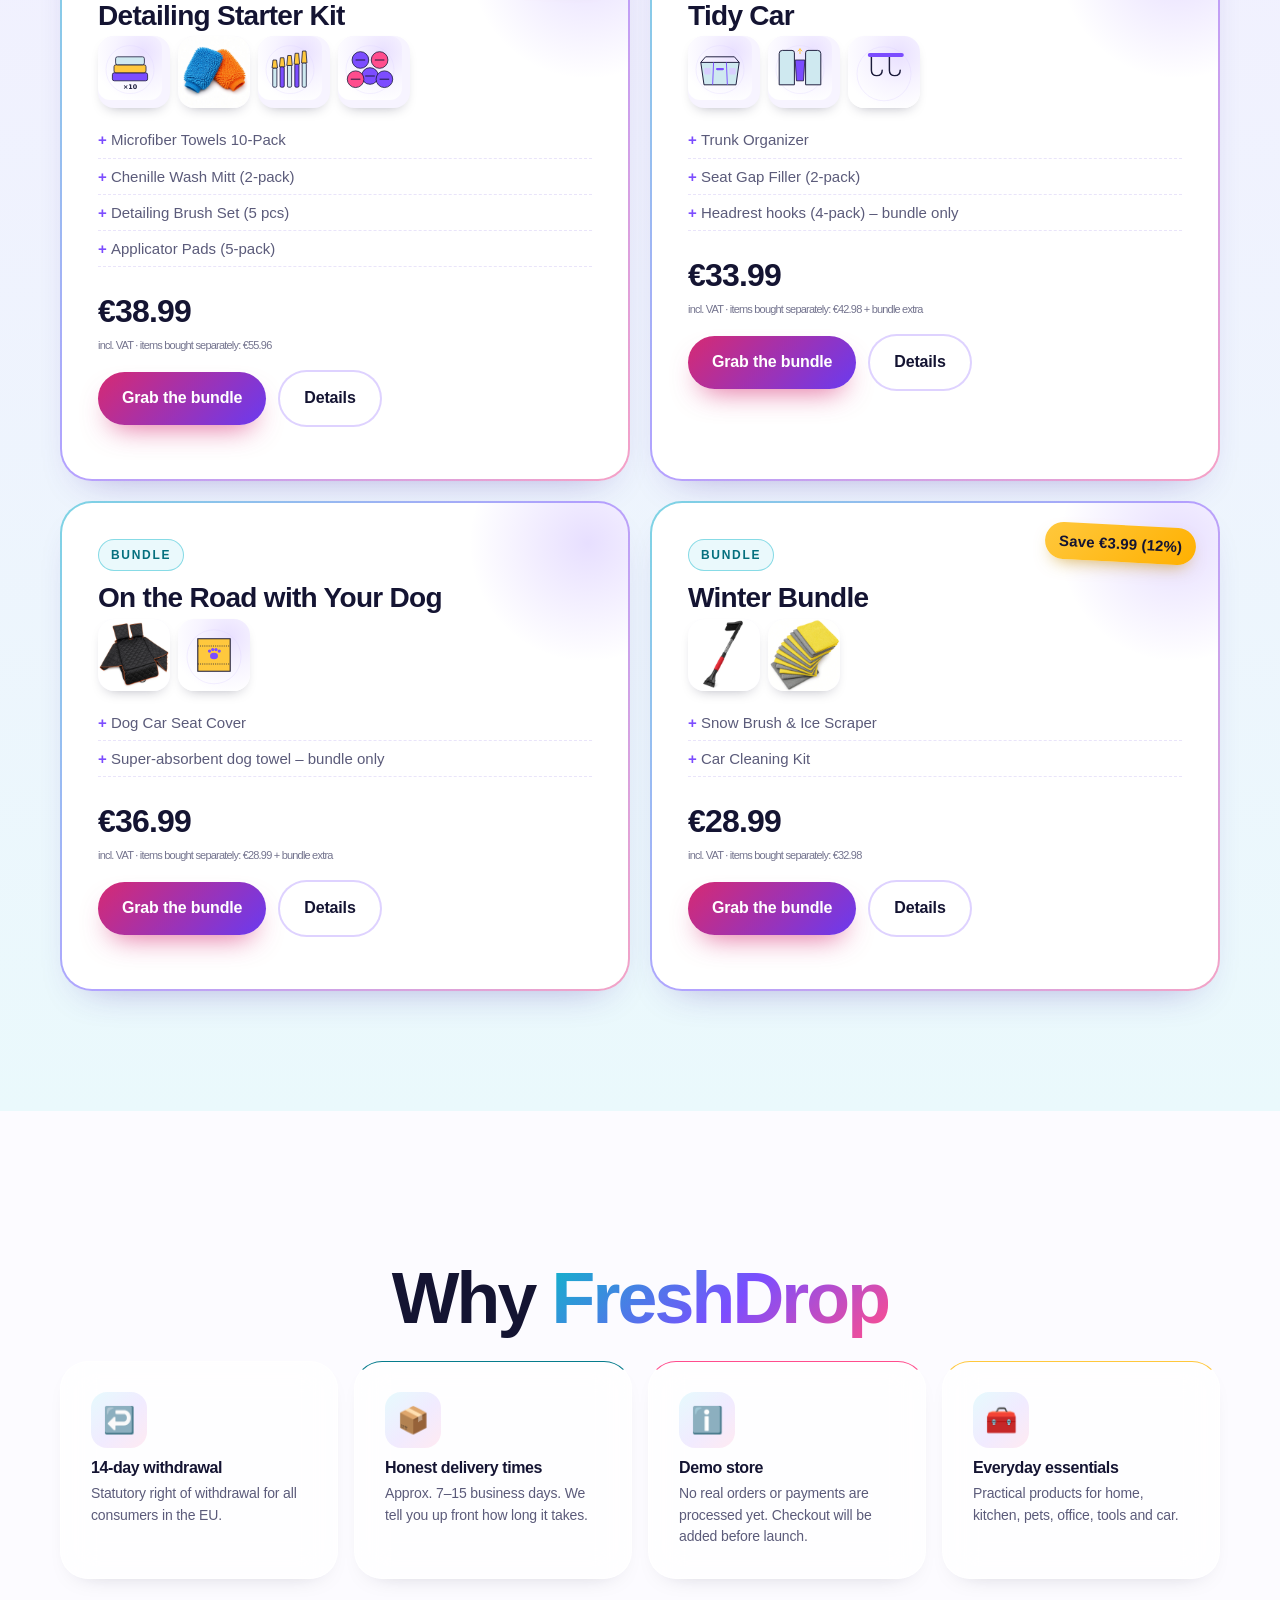
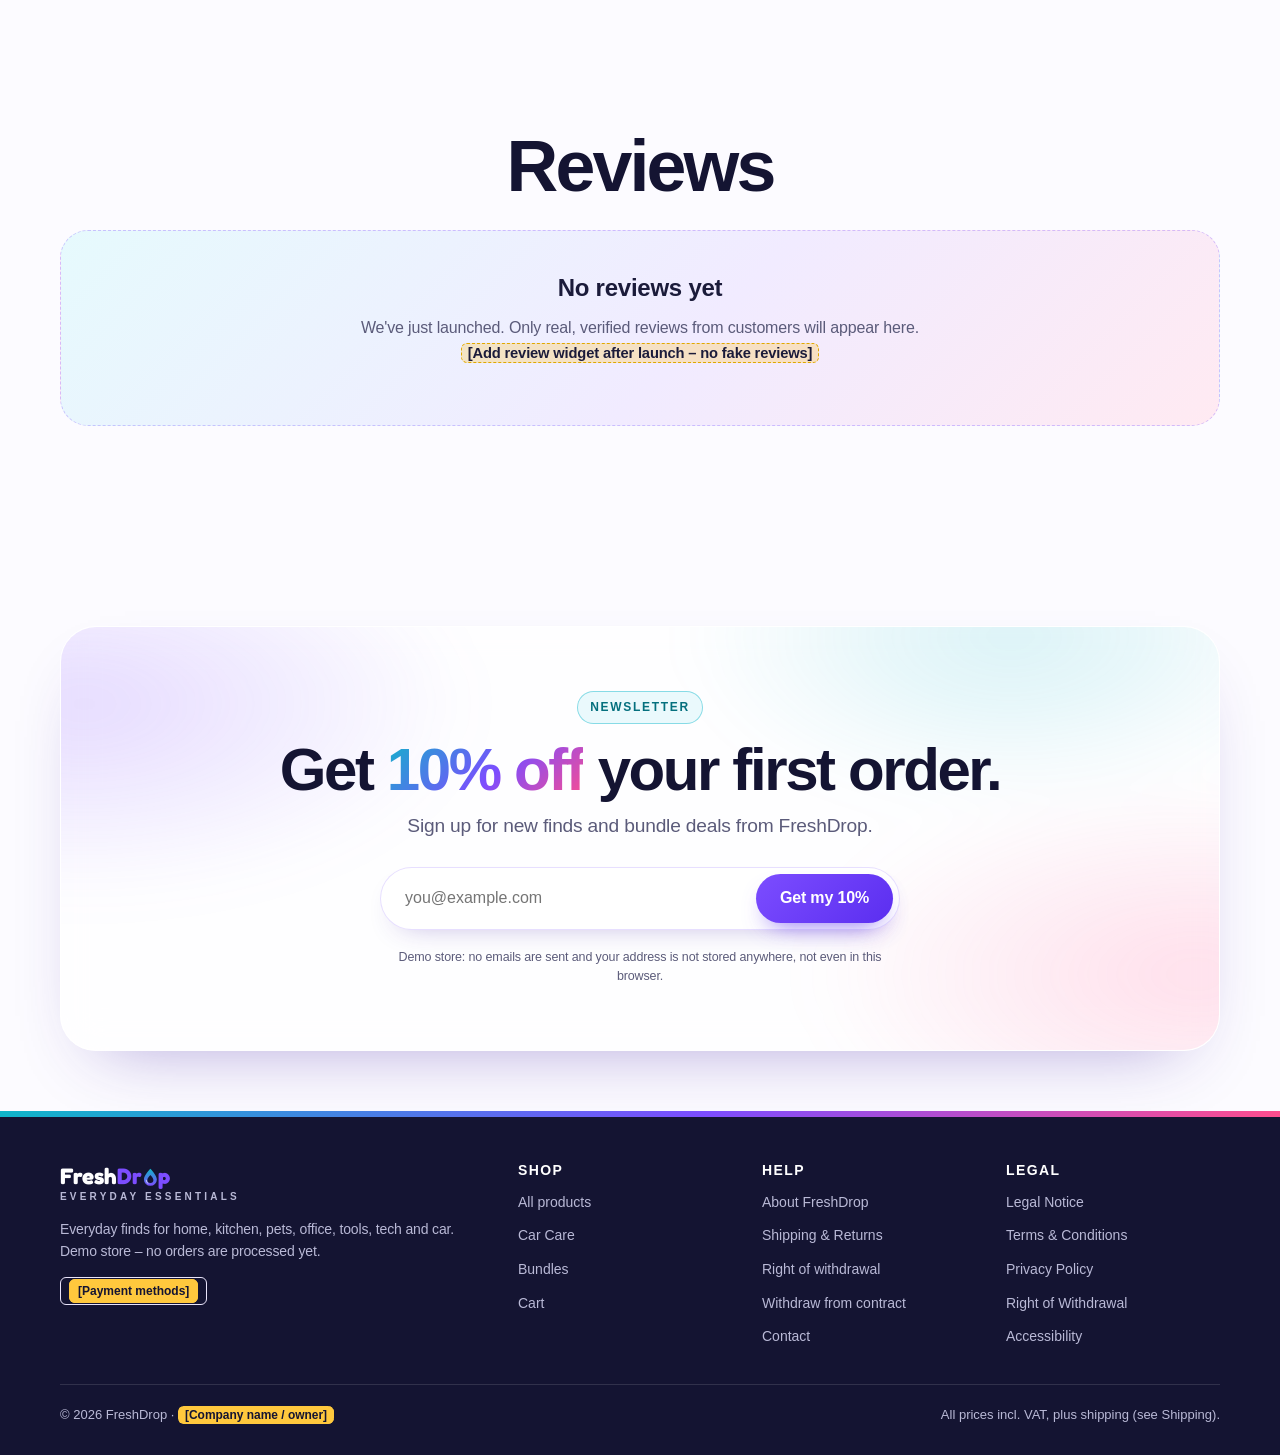
<file: shop.html>
<!doctype html><html lang="en"><head><meta charset="utf-8">
<meta http-equiv="Content-Security-Policy" content="default-src 'self'; base-uri 'self'; object-src 'none'; script-src 'self'; style-src 'self' 'unsafe-inline'; img-src 'self' data:; font-src 'self'; media-src 'self'; connect-src 'none'; form-action 'self'; frame-src 'none'; worker-src 'none'; upgrade-insecure-requests">
<meta name="referrer" content="strict-origin-when-cross-origin">
<meta name="robots" content="noindex, nofollow"><meta name="viewport" content="width=device-width,initial-scale=1"><meta name="color-scheme" content="light dark"><meta name="theme-color" media="(prefers-color-scheme: light)" content="#FFFFFF"><meta name="theme-color" media="(prefers-color-scheme: dark)" content="#0E0E22">
<title>FreshDrop Shop | Everyday products for home, car &amp; pets</title><meta name="description" content="FreshDrop – demo dropshipping store with everyday home, pet, kitchen, office, tech and car accessories. No real orders are processed yet.">
<link rel="canonical" href="https://amireven-crypto.github.io/freshdrop/shop.html">
<meta property="og:type" content="website"><meta property="og:site_name" content="FreshDrop"><meta property="og:locale" content="en_US"><meta property="og:title" content="FreshDrop | Everyday products for home, car &amp; pets"><meta property="og:description" content="FreshDrop – demo dropshipping store with everyday home, pet, kitchen, office, tech and car accessories. No real orders are processed yet."><meta property="og:url" content="https://amireven-crypto.github.io/freshdrop/shop.html"><meta property="og:image" content="https://amireven-crypto.github.io/freshdrop/assets/og.png"><meta property="og:image:width" content="1200"><meta property="og:image:height" content="630"><meta property="og:image:alt" content="FreshDrop – everyday products for home, pets and car (demo store)">
<meta name="twitter:card" content="summary_large_image"><meta name="twitter:title" content="FreshDrop | Everyday products for home, car &amp; pets"><meta name="twitter:description" content="FreshDrop – demo dropshipping store with everyday home, pet, kitchen, office, tech and car accessories. No real orders are processed yet."><meta name="twitter:image" content="https://amireven-crypto.github.io/freshdrop/assets/og.png">
<link rel="icon" href="assets/favicon.svg" type="image/svg+xml"><link rel="icon" href="favicon.ico" sizes="48x48"><link rel="apple-touch-icon" href="assets/apple-touch-icon.png"><link rel="preload" as="image" href="assets/img/magnetic-phone-mount.webp" type="image/webp" fetchpriority="high"><link rel="stylesheet" href="assets/style.css"><link rel="stylesheet" href="assets/upgrade.css"><link rel="stylesheet" href="assets/apple.css"><link rel="stylesheet" href="assets/modern.css"><link rel="stylesheet" href="assets/features.css"><link rel="stylesheet" href="assets/extras.css?ver=20261113-scheme"><link rel="stylesheet" href="assets/future.css" media="(prefers-color-scheme: dark)"><link rel="stylesheet" href="assets/cattitles.css"><link rel="stylesheet" href="assets/tapfix.css?ver=20261113-scheme"><link rel="stylesheet" href="assets/a11y/a11y.css?v=20261118-a11y"><script src="assets/a11y/a11y.js?v=20261118-a11y" data-site="portfolio" data-avoid=".bnav, .m-cart.has" data-statement="accessibility.html"></script>
</head>
<body data-page="home"><main id="main"><noscript><div class="wrap legal"><h1>FreshDrop</h1><p>FreshDrop is a demo store and needs JavaScript to show its products. Please enable JavaScript and reload the page. No real orders are processed.</p></div></noscript></main><script src="assets/app.js?ver=20261119-privacy"></script><script src="assets/cattitles.js"></script><script src="assets/apple.js"></script><script src="assets/modern.js"></script><script src="assets/extras.js"></script><script src="assets/future.js"></script></body></html>
</file>
<file: assets/portfolio.css>
/* FreshDrop portfolio – always dark, Apple-like, bubbly Fredoka headings */
@font-face{font-family:'Fredoka';font-style:normal;font-weight:500 700;font-display:swap;src:url(fonts/fredoka-latin-ext.woff2) format('woff2');unicode-range:U+0100-02BA,U+02BD-02C5,U+02C7-02CC,U+02CE-02D7,U+02DD-02FF,U+0304,U+0308,U+0329,U+1D00-1DBF,U+1E00-1E9F,U+1EF2-1EFF,U+2020,U+20A0-20AB,U+20AD-20C4,U+2113,U+2C60-2C7F,U+A720-A7FF}
@font-face{font-family:'Fredoka';font-style:normal;font-weight:500 700;font-display:swap;src:url(fonts/fredoka-latin.woff2) format('woff2');unicode-range:U+0000-00FF,U+0131,U+0152-0153,U+02BB-02BC,U+02C6,U+02DA,U+02DC,U+0304,U+0308,U+0329,U+2000-206F,U+20AC,U+2122,U+2191,U+2193,U+2212,U+2215,U+FEFF,U+FFFD}
:root{color-scheme:light dark;--bg:#07070F;--bg2:#0E0E1C;--card:rgba(255,255,255,.045);--line:rgba(255,255,255,.09);--line2:rgba(255,255,255,.16);--text:#E9E8F5;--muted:#A9A8C4;--ink:#FFFFFF;
--grad:linear-gradient(135deg,#0FB5C9 0%,#7C4DFF 55%,#FF4D8D 100%);--display:'Fredoka',ui-rounded,"SF Pro Rounded",system-ui,-apple-system,"Segoe UI",sans-serif;
--font:-apple-system,BlinkMacSystemFont,"SF Pro Text","Inter","Segoe UI",Roboto,"Helvetica Neue",Arial,sans-serif;--r:28px;--ease:cubic-bezier(.22,.61,.36,1)}
*{box-sizing:border-box}
html{background:var(--bg);scroll-behavior:smooth;scroll-padding-top:84px;-webkit-text-size-adjust:100%}
body{margin:0;background:transparent;color:var(--text);font:400 17px/1.6 var(--font);-webkit-font-smoothing:antialiased;-moz-osx-font-smoothing:grayscale;overflow-x:hidden}
img{max-width:100%;height:auto;display:block}
a{color:inherit}
.wrap{width:min(1180px,100% - 40px);margin-inline:auto}
.skip{position:absolute;left:-9999px;top:8px;z-index:100;background:#fff;color:#000;padding:10px 16px;border-radius:12px}
.skip:focus{left:12px}
:focus-visible{outline:2px solid #7C4DFF;outline-offset:3px;border-radius:12px}
h1,h2,h3{font-family:var(--display);font-weight:700;color:var(--ink);letter-spacing:-.005em;line-height:1.04;margin:0}
.g{background:var(--grad);-webkit-background-clip:text;background-clip:text;color:transparent;-webkit-text-fill-color:transparent}
.eyebrow{display:inline-flex;align-items:center;gap:10px;margin:0 0 18px;font:500 12.5px/1 ui-monospace,"SF Mono","JetBrains Mono",Menlo,Consolas,monospace;letter-spacing:.2em;text-transform:uppercase;color:#9FE7F0}
.eyebrow .dot{width:8px;height:8px;border-radius:50%;background:#0FB5C9;box-shadow:0 0 0 4px rgba(15,181,201,.18),0 0 18px #0FB5C9;animation:pulse 2.4s infinite}
@keyframes pulse{50%{box-shadow:0 0 0 8px rgba(15,181,201,0),0 0 24px #0FB5C9}}

/* background */
.bg{position:fixed;inset:0;z-index:-1;overflow:hidden;pointer-events:none}
.orb{position:absolute;border-radius:50%;filter:blur(90px);opacity:.42}
.o1{width:620px;height:620px;left:-180px;top:-160px;background:#0FB5C9;opacity:.22}
.o2{width:700px;height:700px;right:-220px;top:10%;background:#7C4DFF;opacity:.30}
.o3{width:520px;height:520px;left:30%;bottom:-260px;background:#FF4D8D;opacity:.16}
.grid{position:absolute;inset:0;background-image:linear-gradient(rgba(255,255,255,.035) 1px,transparent 1px),linear-gradient(90deg,rgba(255,255,255,.035) 1px,transparent 1px);background-size:64px 64px;-webkit-mask-image:radial-gradient(ellipse at 50% 0%,#000 0%,transparent 70%);mask-image:radial-gradient(ellipse at 50% 0%,#000 0%,transparent 70%)}

/* nav */
.nav{position:sticky;top:0;z-index:50;background:rgba(7,7,15,.62);-webkit-backdrop-filter:saturate(180%) blur(20px);backdrop-filter:saturate(180%) blur(20px);border-bottom:1px solid var(--line)}
.nav-in{display:flex;align-items:center;justify-content:space-between;min-height:64px;gap:16px}
.logo{display:inline-flex;flex-direction:column;text-decoration:none;color:var(--ink);line-height:1;min-height:44px;justify-content:center}
.logo .wm{font-family:var(--display);font-weight:700;font-size:26px;letter-spacing:0;display:inline-flex;align-items:flex-end}
.logo .wm b{font-weight:700;background:var(--grad);-webkit-background-clip:text;background-clip:text;color:transparent;-webkit-text-fill-color:transparent}
.logo .pdrop{width:.62em;height:.78em;margin:0 .01em .06em}
.logo .tagline{font:600 12px/1 var(--font);letter-spacing:.2em;text-transform:uppercase;color:var(--muted);margin-top:5px}
.links{display:flex;align-items:center;gap:6px}
.links a{text-decoration:none;font-size:14px;color:var(--text);opacity:.82;padding:10px 12px;border-radius:999px;min-height:44px;display:inline-flex;align-items:center;transition:opacity .2s,background .2s}
.links a:hover{opacity:1;background:rgba(255,255,255,.06)}
.links .cta-sm{opacity:1;background:#fff;color:#0A0A14;font-weight:600;padding:10px 18px;margin-left:6px}
.links .cta-sm:hover{background:#fff;transform:translateY(-1px)}
.burger{display:none;width:44px;height:44px;border:1px solid var(--line2);border-radius:14px;background:rgba(255,255,255,.04);cursor:pointer;flex-direction:column;justify-content:center;align-items:center;gap:6px}
.burger span{display:block;width:18px;height:2px;border-radius:2px;background:#fff;transition:transform .3s var(--ease)}
.burger[aria-expanded="true"] span:first-child{transform:translateY(4px) rotate(45deg)}
.burger[aria-expanded="true"] span:last-child{transform:translateY(-4px) rotate(-45deg)}

/* buttons */
.btn{display:inline-flex;align-items:center;justify-content:center;gap:8px;min-height:52px;padding:0 26px;border-radius:999px;font:600 16px/1 var(--font);text-decoration:none;transition:transform .25s var(--ease),box-shadow .25s,background .25s;white-space:nowrap}
.btn.sm{min-height:46px;padding:0 20px;font-size:15px}
.btn.primary{background:var(--grad);color:#fff;box-shadow:0 12px 34px -12px rgba(124,77,255,.8),inset 0 1px 0 rgba(255,255,255,.25)}
.btn.primary:hover{transform:translateY(-2px);box-shadow:0 18px 40px -12px rgba(124,77,255,.95)}
.btn.ghost{background:rgba(255,255,255,.05);color:#fff;border:1px solid var(--line2)}
.btn.ghost:hover{background:rgba(255,255,255,.1)}

/* hero */
.hero{padding:clamp(56px,10vw,120px) 0 40px;text-align:center}
.hero h1{font-size:clamp(42px,8vw,100px);margin:0 auto;max-width:17ch}
.lead{max-width:640px;margin:26px auto 0;font-size:clamp(17px,2vw,21px);color:var(--muted);line-height:1.55}
.ctas{display:flex;gap:12px;justify-content:center;flex-wrap:wrap;margin-top:34px}
.chips{list-style:none;display:flex;flex-wrap:wrap;justify-content:center;gap:8px;padding:0;margin:26px 0 0}
.chips li{font-size:13px;color:var(--muted);padding:7px 14px;border-radius:999px;border:1px solid var(--line);background:rgba(255,255,255,.03)}
.chips li::before{content:"✓ ";color:#0FB5C9}
.hero-stage{position:relative;margin:clamp(48px,7vw,84px) auto 0;max-width:980px;padding-bottom:6%}
.laptop .screen{border-radius:18px 18px 4px 4px;padding:10px;background:linear-gradient(#1b1b28,#0c0c14);border:1px solid var(--line2);box-shadow:0 60px 120px -40px rgba(124,77,255,.55),0 0 0 1px rgba(255,255,255,.04)}
.laptop .screen img{border-radius:10px;aspect-ratio:16/10;object-fit:cover;width:100%}
.laptop .base{height:16px;margin:0 -5%;border-radius:0 0 22px 22px;background:linear-gradient(#2a2a38,#121219);border:1px solid var(--line)}
.phone{position:absolute;right:-2%;bottom:0;width:22%;min-width:120px;padding:8px;border-radius:34px;background:linear-gradient(#22222f,#0b0b12);border:1px solid var(--line2);box-shadow:0 40px 80px -24px rgba(0,0,0,.9),0 0 50px -10px rgba(15,181,201,.45)}
.pscreen{border-radius:27px;overflow:hidden;aspect-ratio:390/780}
.pscreen img{width:100%;height:100%;object-fit:cover;object-position:top}

/* sections */
.sec{padding:clamp(72px,10vw,130px) 0}
.head{text-align:center;max-width:780px;margin:0 auto clamp(40px,6vw,70px)}
.head h2,.contact h2{font-size:clamp(36px,5.6vw,68px);text-wrap:balance}
.sub{color:var(--muted);font-size:clamp(16px,1.8vw,19px);margin:18px auto 0;max-width:600px}

/* projects */
.proj{display:grid;grid-template-columns:minmax(0,1.25fr) minmax(0,1fr);gap:clamp(28px,5vw,64px);align-items:center;padding:clamp(22px,3vw,36px);border-radius:var(--r);background:linear-gradient(180deg,rgba(255,255,255,.055),rgba(255,255,255,.02));border:1px solid var(--line);margin-bottom:28px;position:relative;overflow:hidden}
.proj::before{content:"";position:absolute;inset:0;border-radius:inherit;padding:1px;background:linear-gradient(135deg,rgba(15,181,201,.5),transparent 40%,transparent 60%,rgba(255,77,141,.4));-webkit-mask:linear-gradient(#000 0 0) content-box,linear-gradient(#000 0 0);-webkit-mask-composite:xor;mask-composite:exclude;pointer-events:none}
.proj.flip .proj-media{order:2}
.proj-media{position:relative;padding:0 8% 8% 0}
.win{border-radius:16px;overflow:hidden;border:1px solid var(--line2);background:#0c0c14;box-shadow:0 40px 80px -30px rgba(0,0,0,.9);transition:transform .6s var(--ease)}
.proj:hover .win{transform:translateY(-4px) scale(1.01)}
.win .bar{display:flex;align-items:center;gap:6px;height:32px;padding:0 12px;background:#15151f;border-bottom:1px solid var(--line)}
.win .bar i{width:10px;height:10px;border-radius:50%;background:#3a3a4a}
.win .bar i:nth-child(1){background:#FF5F57}.win .bar i:nth-child(2){background:#FEBC2E}.win .bar i:nth-child(3){background:#28C840}
.win .bar span{margin-left:10px;font-size:12px;color:var(--muted);white-space:nowrap;overflow:hidden;text-overflow:ellipsis}
.win img{aspect-ratio:16/10;object-fit:cover;width:100%}
.phone.sm{width:28%;right:0;bottom:0;border-radius:28px;padding:6px}
.phone.sm .pscreen{border-radius:22px}
.kicker{font:500 12.5px/1.4 ui-monospace,"SF Mono",Menlo,Consolas,monospace;letter-spacing:.16em;text-transform:uppercase;color:#C9B8FF;margin:0 0 12px}
.proj h3{font-size:clamp(32px,4vw,48px);margin-bottom:14px}
.proj-body>p{color:var(--muted);margin:0 0 18px}
.tags{list-style:none;display:flex;flex-wrap:wrap;gap:8px;padding:0;margin:0 0 24px}
.tags li{font-size:13px;padding:6px 12px;border-radius:999px;background:rgba(124,77,255,.12);border:1px solid rgba(124,77,255,.28);color:#DCD3FF}
.pl{display:flex;flex-wrap:wrap;gap:10px}
.note{font-size:13px!important;color:#8E8DAA!important;margin:16px 0 0!important}
.next{display:flex;align-items:center;gap:20px;padding:26px 30px;border-radius:var(--r);border:1px dashed var(--line2);text-decoration:none;transition:background .3s,border-color .3s;min-height:44px}
.next:hover{background:rgba(255,255,255,.04);border-color:rgba(124,77,255,.6)}
.next .plus{flex:none;width:56px;height:56px;border-radius:18px;display:grid;place-items:center;font:700 30px/1 var(--display);background:var(--grad);color:#fff}
.next b{display:block;font-family:var(--display);font-weight:700;font-size:clamp(20px,2.4vw,26px);color:#fff}
.next small{display:block;color:var(--muted);font-size:15px;margin-top:4px}
.next .arr{margin-left:auto;font-size:24px;color:#fff}

/* services */
.svc{display:grid;grid-template-columns:repeat(3,1fr);gap:16px}
.tile{padding:30px;border-radius:24px;background:var(--card);border:1px solid var(--line);transition:transform .4s var(--ease),border-color .3s,background .3s}
.tile:hover{transform:translateY(-4px);border-color:rgba(124,77,255,.45);background:rgba(255,255,255,.06)}
.tile .ic{display:grid;place-items:center;width:52px;height:52px;border-radius:16px;font-size:24px;color:#fff;background:linear-gradient(135deg,rgba(15,181,201,.35),rgba(124,77,255,.45));border:1px solid rgba(255,255,255,.12);margin-bottom:22px}
.tile .ic svg{width:26px;height:26px}
.tile h3{font-size:24px;margin-bottom:10px}
.tile p{margin:0;color:var(--muted);font-size:15.5px}

/* process */
.steps{list-style:none;padding:0;margin:0;display:grid;grid-template-columns:repeat(4,1fr);gap:16px;counter-reset:s}
.steps li{position:relative;padding:28px;border-radius:24px;background:var(--card);border:1px solid var(--line)}
.steps .n{display:block;font:700 54px/1 var(--display);margin-bottom:16px;background:var(--grad);-webkit-background-clip:text;background-clip:text;color:transparent;-webkit-text-fill-color:transparent}
.steps h3{font-size:24px;margin-bottom:8px}
.steps p{margin:0;color:var(--muted);font-size:15.5px}

/* contact */
.contact{text-align:center;padding:clamp(40px,7vw,80px) clamp(20px,5vw,60px);border-radius:36px;background:radial-gradient(120% 120% at 50% 0%,rgba(124,77,255,.28),rgba(15,181,201,.08) 45%,rgba(255,255,255,.02) 75%);border:1px solid var(--line2)}
.ct-grid{display:grid;grid-template-columns:repeat(3,1fr);gap:14px;margin-top:36px}
.ct{display:flex;flex-direction:column;gap:6px;padding:22px;border-radius:20px;background:rgba(7,7,15,.55);border:1px solid var(--line);text-decoration:none;min-height:44px}
.ct small{font-size:12.5px;letter-spacing:.14em;text-transform:uppercase;color:var(--muted)}
.ph{display:inline-block;background:#FFE15A;color:#1a1400;font-weight:600;padding:2px 8px;border-radius:8px;font-size:15px}

/* footer */
.foot{border-top:1px solid var(--line);padding:36px 0 calc(36px + env(safe-area-inset-bottom))}
.foot-in{display:flex;flex-wrap:wrap;align-items:center;justify-content:space-between;gap:16px}
.foot nav{display:flex;flex-wrap:wrap;gap:4px}
.foot nav a{font-size:14px;color:var(--muted);text-decoration:none;padding:10px 12px;min-height:44px;display:inline-flex;align-items:center;border-radius:999px}
.foot nav a:hover{color:#fff;background:rgba(255,255,255,.05)}
.foot p{margin:0;font-size:13px;color:var(--muted)}
.foot .logo .wm{font-size:22px}

/* reveal (only when JS is on, never hides content without JS) */
.js .reveal{opacity:0;transform:translateY(28px);transition:opacity .9s var(--ease),transform .9s var(--ease)}
.js .reveal.in{opacity:1;transform:none}
.noanim .reveal,.noanim *{transition:none!important;animation:none!important}
.noanim .reveal{opacity:1!important;transform:none!important}
@media (prefers-reduced-motion:reduce){html{scroll-behavior:auto}.js .reveal{opacity:1;transform:none;transition:none}.eyebrow .dot{animation:none}}

/* responsive */
@media (max-width:980px){.svc{grid-template-columns:repeat(2,1fr)}.steps{grid-template-columns:repeat(2,1fr)}
  .proj,.proj.flip{grid-template-columns:minmax(0,1fr)}.proj.flip .proj-media{order:0}}
@media (max-width:760px){
  .burger{display:flex}
  .links{position:absolute;top:100%;left:0;right:0;flex-direction:column;align-items:stretch;gap:2px;padding:10px 16px 18px;background:rgba(7,7,15,.96);-webkit-backdrop-filter:blur(20px);backdrop-filter:blur(20px);border-bottom:1px solid var(--line);display:none}
  .links.open{display:flex}
  .links a{font-size:17px;padding:12px 14px;min-height:48px}
  .links .cta-sm{margin:8px 0 0;justify-content:center}
  .ct-grid{grid-template-columns:1fr}
  .hero h1 br{display:none}
  .phone{width:30%;right:-1%}
  .proj{padding:18px}
  .next{padding:20px;gap:14px}.next .arr{display:none}
  .foot-in{flex-direction:column;align-items:flex-start}
}
@media (max-width:560px){.svc,.steps{grid-template-columns:1fr}.ctas .btn{flex:1 1 100%}.pl .btn{flex:1 1 auto}}
@media (max-width:560px){.eyebrow{letter-spacing:.1em;font-size:12px;gap:8px}}

/* ---- Light variant: follows the visitor's system setting (prefers-color-scheme), 13 Nov 2026 ----
   Same gradient brand (#0FB5C9 / #7C4DFF / #FF4D8D), bright paper ground; the device mockups
   and project "windows" stay dark like real screens. */
@media (prefers-color-scheme: light){
  :root{--bg:#F7F7FB;--bg2:#FFFFFF;--card:rgba(255,255,255,.78);--line:rgba(20,20,50,.10);--line2:rgba(20,20,50,.18);--text:#2A2A44;--muted:#55557A;--ink:#121230}
  .eyebrow{color:#04545E}
  .contact .eyebrow{color:#04545E}
  .orb{opacity:.18}.o1{opacity:.16}.o2{opacity:.16}.o3{opacity:.12}
  .grid{background-image:linear-gradient(rgba(20,20,50,.05) 1px,transparent 1px),linear-gradient(90deg,rgba(20,20,50,.05) 1px,transparent 1px)}
  .nav{background:rgba(247,247,251,.78)}
  .links a:hover{background:rgba(20,20,50,.06)}
  .links .cta-sm,.links .cta-sm:hover{background:#121230;color:#fff}
  .burger{background:rgba(20,20,50,.05)}.burger span{background:#121230}
  .btn.ghost{background:rgba(255,255,255,.7);color:#121230;border-color:rgba(20,20,50,.22)}
  .btn.ghost:hover{background:#fff}
  .chips li{background:rgba(255,255,255,.75)}
  .chips li::before{color:#067C8C}
  .proj{background:linear-gradient(180deg,rgba(255,255,255,.92),rgba(255,255,255,.7));box-shadow:0 24px 60px -36px rgba(60,30,160,.35)}
  .kicker{color:#5B2EF0}
  .tags li{background:rgba(124,77,255,.08);border-color:rgba(124,77,255,.28);color:#4A22C8}
  .note{color:#55557A!important}
  .next:hover{background:rgba(255,255,255,.9)}
  .next b,.next .arr{color:#121230}
  .tile{background:rgba(255,255,255,.8)}
  .tile:hover{background:#fff}
  .contact{background:radial-gradient(120% 120% at 50% 0%,rgba(124,77,255,.16),rgba(15,181,201,.06) 45%,rgba(255,255,255,.6) 75%)}
  .ct{background:rgba(255,255,255,.82)}
  .foot nav a:hover{color:#121230;background:rgba(20,20,50,.05)}
  @media (max-width:820px){.links{background:rgba(247,247,251,.97)}}
}
/* AA: white button labels on a deeper cut of the brand gradient (both schemes) */
.btn.primary{background:linear-gradient(135deg,#067C8C 0%,#6A3AF0 55%,#C81E66 100%)}
@media (prefers-color-scheme: light){ .win .bar span{color:#B9B8D4} }
</file>
<file: assets/tapfix.css>
/* Tap-target fixes (QA 2026-11-13): inline text links get a >=24px hit area without changing line layout; controls reach 44px. */
:where(p,li,dd,td,small,address,.about-note,.legal,.meta,.ship-box,.acc-body,details,.acc .in) > a:not(.btn):not(.chip){padding-block:5px;-webkit-box-decoration-break:clone;box-decoration-break:clone}
:is(footer,.foot) a:not(.btn):not(.logo){display:inline-block;min-height:24px;padding-block:6px}
.ad-video__sound{min-height:44px;padding-inline:14px}
.catrow#catmain .chip,.catrow .chip,.chip{min-height:44px}
@media (max-width:720px){.catrow#catmain .chip{min-height:44px}}
.logo{min-height:44px}
/* Mobile overflow guard: the tilted category marquee (margin -10px + rotate) leaked ~11px past the viewport. Clip it at the page wrapper so the look stays identical. */
#main,main{overflow-x:clip}
/* AA for white labels on the pink CTA/badge gradients, both colour schemes (13 Nov 2026): same hues, deeper start */
.card .btn-primary.btn-sm,.badge{background:linear-gradient(135deg,#D62A72,#B81A5C)}
.card .btn-primary.btn-sm:hover{background:linear-gradient(135deg,#E0327A,#A8154F)}
.bundle .btn-primary,.hero .btn-primary,.pd .buy-row .btn-primary,.summary .btn-primary{background:linear-gradient(135deg,#D62A72,#6A3AF0)}
.badge.alt{background:#FFC83D}
@media (prefers-color-scheme: light){
  .legal a,.story-card a,.about-note a,.news-note a{color:#5B2EF0}
  footer.site .tagline{color:#B9B9D6}
  /* sign-in dialog + account menu in light */
  .auth-overlay{background:rgba(20,20,50,.38)}
  .auth-dialog{background:#FFFFFF;color:#141432;border-color:#E9E4FA;box-shadow:0 24px 64px -24px rgba(60,30,160,.45)}
  .auth-dialog h2{color:#141432}
  .auth-note,.auth-tabs [role="tab"]{color:#5B5B7A}
  .auth-tabs{border-bottom-color:#E9E4FA}
  .auth-tabs [role="tab"][aria-selected="true"],.auth-tabs [role="tab"]:hover{color:#141432}
  .auth-close{color:#5B2EF0}.auth-close:hover{background:#F3EEFE;color:#141432}
  .auth-div{color:#5B5B7A}.auth-div::before,.auth-div::after{background:#E9E4FA}
  .auth-email-label{color:#3A3A5A}.auth-optional{color:#5B5B7A}
  .auth-email-label input{background:#FFFFFF;color:#141432;border-color:#8A8AA6}
  .auth-menu{background:#FFFFFF;border-color:#E9E4FA;box-shadow:0 18px 40px -16px rgba(60,30,160,.35)}
  .auth-menu button{color:#141432}.auth-menu button:hover{background:#F3EEFE;color:#141432}
}
.legal a.btn-primary,.story-card a.btn-primary,.about-note a.btn-primary,.news-note a.btn-primary{color:#fff}
.legal a.btn-ghost,.story-card a.btn-ghost,.about-note a.btn-ghost,.news-note a.btn-ghost{color:var(--ink,#141432)}
footer.site .foot a:not(.btn):not(.logo){display:block;width:fit-content}
.m-cart{background:linear-gradient(135deg,#D62A72,#6A3AF0)}
</file>
<file: assets/a11y/a11y.css>
/* A11y menu v1.0 — shared by all PIXELPOP demo sites. No external requests. */
.a11y-ui,.a11y-fab{--a11y-bg:#fff;--a11y-fg:#1d1d1f;--a11y-muted:#55555c;--a11y-line:#d2d2d7;--a11y-tile:#f5f5f7;--a11y-accent:#1559c7;--a11y-on-accent:#fff;--a11y-fab-bg:#1d1d1f;--a11y-fab-fg:#fff;--a11y-ring:#1559c7;--a11y-radius:18px;--a11y-tile-radius:12px;--a11y-font:system-ui,-apple-system,"Segoe UI",Roboto,Arial,"Noto Sans","Noto Sans Hebrew",sans-serif;--a11y-shadow:0 18px 50px rgba(0,0,0,.22);--a11y-bottom:16px;--a11y-side:16px}
.a11y-ui,.a11y-ui *,.a11y-fab,.a11y-fab *{box-sizing:border-box}
.a11y-sr{position:absolute!important;width:1px!important;height:1px!important;margin:-1px!important;padding:0!important;overflow:hidden!important;clip:rect(0 0 0 0)!important;clip-path:inset(50%)!important;white-space:nowrap!important;border:0!important}
.a11y-fab{position:fixed;z-index:2147483000;bottom:calc(var(--a11y-bottom) + env(safe-area-inset-bottom,0px));width:48px;height:48px;padding:0;margin:0;border:2px solid var(--a11y-fab-fg);border-radius:50%;background:var(--a11y-fab-bg);color:var(--a11y-fab-fg);display:inline-flex;align-items:center;justify-content:center;cursor:pointer;box-shadow:0 6px 20px rgba(0,0,0,.25);-webkit-tap-highlight-color:transparent;font:inherit;line-height:1}
.a11y-pos-left .a11y-fab,.a11y-pos-left~.a11y-fab{left:calc(var(--a11y-side) + env(safe-area-inset-left,0px))}
.a11y-pos-right .a11y-fab{right:calc(var(--a11y-side) + env(safe-area-inset-right,0px))}
.a11y-fab svg{width:28px;height:28px;fill:currentColor;display:block}
.a11y-fab:hover{transform:scale(1.06)}
.a11y-fab:focus{outline:none}
.a11y-fab:focus-visible,.a11y-panel :focus-visible{outline:3px solid var(--a11y-ring)!important;outline-offset:3px!important}
.a11y-fab.a11y-active::after{content:"";position:absolute;top:-2px;right:-2px;width:14px;height:14px;border-radius:50%;background:var(--a11y-accent);border:2px solid var(--a11y-fab-fg)}
.a11y-fab.a11y-inline{position:relative;bottom:auto;left:auto;right:auto;box-shadow:none}
.a11y-panel{position:fixed;inset:auto auto calc(var(--a11y-bottom) + 60px + env(safe-area-inset-bottom,0px)) calc(var(--a11y-side) + env(safe-area-inset-left,0px));margin:0;width:min(372px,calc(100vw - 24px));max-width:none;max-height:calc(100vh - var(--a11y-bottom) - 76px);max-height:calc(100dvh - var(--a11y-bottom) - 76px - env(safe-area-inset-bottom,0px));overflow:auto;overscroll-behavior:contain;-webkit-overflow-scrolling:touch;padding:18px;border:1px solid var(--a11y-line)!important;border-radius:var(--a11y-radius);background:var(--a11y-bg)!important;color:var(--a11y-fg);font-family:var(--a11y-font);font-size:16px;line-height:1.4;letter-spacing:normal;word-spacing:normal;text-align:start;box-shadow:var(--a11y-shadow)!important;-webkit-backdrop-filter:none!important;backdrop-filter:none!important;z-index:2147483001;text-transform:none;font-style:normal;font-weight:400}
.a11y-panel:not([open]){display:none}
.a11y-pos-right .a11y-panel{left:auto;right:calc(var(--a11y-side) + env(safe-area-inset-right,0px))}
.a11y-mounted .a11y-panel{inset:72px calc(var(--a11y-side) + env(safe-area-inset-right,0px)) auto auto}
.a11y-panel::backdrop{background:rgba(0,0,0,.28)}
.a11y-nomodal .a11y-panel{display:block}
.a11y-head{display:flex;align-items:center;justify-content:space-between;gap:12px;margin:0 0 6px}
.a11y-title{margin:0;font:inherit;font-size:20px;font-weight:700;line-height:1.2;color:var(--a11y-fg);letter-spacing:normal;text-transform:none}
.a11y-x{flex:none;width:44px;height:44px;margin:-6px;border:0;border-radius:50%;background:transparent;color:var(--a11y-fg);display:inline-flex;align-items:center;justify-content:center;cursor:pointer;padding:0}
.a11y-x:hover{background:var(--a11y-tile)}
.a11y-x svg{width:22px;height:22px;fill:currentColor}
.a11y-intro{margin:0 0 14px;font-size:14px;line-height:1.45;color:var(--a11y-muted)}
.a11y-size{display:flex;align-items:center;justify-content:space-between;gap:10px;padding:8px 8px 8px 14px;margin:0 0 10px;border:1px solid var(--a11y-line);border-radius:var(--a11y-tile-radius);background:var(--a11y-tile)}
.a11y-panel[dir=rtl] .a11y-size{padding:8px 14px 8px 8px}
.a11y-size-l{font-weight:600}
.a11y-size-ctl{display:inline-flex;align-items:center;gap:6px;direction:ltr}
.a11y-step{width:44px;height:44px;border:1px solid var(--a11y-line);border-radius:10px;background:var(--a11y-bg);color:var(--a11y-fg);font:inherit;font-size:16px;font-weight:700;cursor:pointer;padding:0;line-height:1}
.a11y-step[aria-disabled=true]{opacity:.45;cursor:default}
.a11y-size-v{min-width:56px;text-align:center;font-weight:700;font-variant-numeric:tabular-nums}
.a11y-grid{display:grid;grid-template-columns:1fr 1fr;gap:8px;margin:0 0 12px}
.a11y-opt{display:flex;flex-direction:column;align-items:flex-start;justify-content:space-between;gap:8px;min-height:68px;padding:10px 12px;margin:0;border:1px solid var(--a11y-line);border-radius:var(--a11y-tile-radius);background:var(--a11y-tile);color:var(--a11y-fg);font:inherit;font-size:15px;font-weight:600;line-height:1.25;text-align:start;cursor:pointer;position:relative;overflow-wrap:anywhere}
.a11y-opt svg{width:24px;height:24px;fill:currentColor;flex:none}
.a11y-opt::after{content:"";position:absolute;top:10px;inset-inline-end:10px;width:18px;height:18px;border-radius:50%;border:2px solid currentColor;opacity:.55}
.a11y-opt[aria-pressed=true]{background:var(--a11y-accent);border-color:var(--a11y-accent);color:var(--a11y-on-accent)}
.a11y-opt[aria-pressed=true]::after{opacity:1;background:currentColor;box-shadow:inset 0 0 0 3px var(--a11y-accent)}
.a11y-opt:hover,.a11y-step:hover{border-color:var(--a11y-fg)}
.a11y-foot{display:flex;align-items:center;justify-content:space-between;gap:10px;flex-wrap:wrap}
.a11y-reset{display:inline-flex;align-items:center;gap:8px;min-height:44px;padding:0 16px;border:1px solid var(--a11y-fg);border-radius:999px;background:transparent;color:var(--a11y-fg);font:inherit;font-size:15px;font-weight:600;cursor:pointer}
.a11y-reset svg{width:18px;height:18px;fill:currentColor}
.a11y-statement{display:inline-flex;align-items:center;min-height:44px;color:var(--a11y-fg)!important;font-size:15px;font-weight:600;text-decoration:underline!important;text-underline-offset:3px}
@media (max-width:519px){
  .a11y-panel,.a11y-pos-right .a11y-panel,.a11y-mounted .a11y-panel{inset:auto 8px calc(8px + env(safe-area-inset-bottom,0px)) 8px;width:auto;max-height:calc(100vh - 24px);max-height:calc(100dvh - 24px);padding:16px}
  .a11y-opt{min-height:68px;font-size:14px}
}
@media (prefers-reduced-motion:no-preference){.a11y-fab{transition:transform .15s ease}}
@media print{.a11y-ui,.a11y-fab{display:none!important}}
@media (forced-colors:active){.a11y-fab,.a11y-opt,.a11y-step,.a11y-reset,.a11y-panel{border:2px solid CanvasText!important}.a11y-opt[aria-pressed=true]{outline:3px solid Highlight}}

/* ---------- settings (classes on <html>) ---------- */
html.a11y-fs body *:not(.a11y-ui):not(.a11y-ui *):not(.a11y-fab):not(.a11y-fab *){overflow-wrap:anywhere}
html.a11y-fs body :is(input,select,textarea,img,video,canvas,iframe,table):not(.a11y-ui *){max-width:100%}
html.a11y-fs body :is(input,select,textarea):not(.a11y-ui *){min-width:0}
html.a11y-fs body :is(h1,h2,h3,h4,h5,h6,p,li,dd,dt,a,span,button,label,td,th):not(.a11y-ui *):not(.a11y-fab *){hyphens:auto;-webkit-hyphens:auto}

html.a11y-contrast,html.a11y-contrast body{background:#000!important;color:#fff!important}
html.a11y-contrast body *:not(.a11y-ui):not(.a11y-ui *):not(.a11y-fab):not(.a11y-fab *):not(img):not(video):not(picture):not(canvas):not(svg):not(svg *):not(iframe):not(:empty){background-color:#000!important;background-image:none!important;color:#fff!important;-webkit-text-fill-color:currentColor!important;border-color:#fff!important;box-shadow:none!important;text-shadow:none!important;-webkit-backdrop-filter:none!important;backdrop-filter:none!important}
html.a11y-contrast body *:not(.a11y-ui *):not(.a11y-fab *)::before,html.a11y-contrast body *:not(.a11y-ui *):not(.a11y-fab *)::after{background-image:none!important;box-shadow:none!important;text-shadow:none!important;-webkit-text-fill-color:currentColor!important}
html.a11y-contrast body a:not(.a11y-ui *):not(.a11y-fab),html.a11y-contrast body a:not(.a11y-ui *) *:not(svg *){color:#ffeb3b!important}
html.a11y-contrast body :is(button,[role=button],input,select,textarea,.btn):not(.a11y-ui *):not(.a11y-fab){box-shadow:inset 0 0 0 2px #fff!important}
html.a11y-contrast body :is(span,i,b):empty:not(.a11y-ui *):not(.a11y-fab *){background-color:#fff!important;border-color:#fff!important}
html.a11y-contrast body ::placeholder{color:#d0d0d0!important;opacity:1!important}
html.a11y-contrast body canvas[aria-hidden=true]{visibility:hidden!important}

html.a11y-gray{filter:grayscale(100%)}

html.a11y-links body a:not(.a11y-ui *):not(.a11y-fab){text-decoration-line:underline!important;text-decoration-thickness:2px!important;text-underline-offset:3px!important}
html.a11y-links body a:not(.a11y-ui *):not(.a11y-fab):not(:focus-visible){outline:2px dashed currentColor!important;outline-offset:2px!important}

html.a11y-font body,html.a11y-font body *:not(svg):not(svg *):not(code):not(pre):not(kbd){font-family:Verdana,Tahoma,"Segoe UI","Noto Sans",Arial,"Noto Sans Hebrew","Arial Hebrew",sans-serif!important;font-style:normal!important}

html.a11y-spacing body *:not(svg *):not(.a11y-ui):not(.a11y-ui *):not(.a11y-fab):not(.a11y-fab *){line-height:1.6!important;letter-spacing:.12em!important;word-spacing:.16em!important}
html.a11y-spacing body p:not(.a11y-ui *){margin-bottom:2em!important}

html.a11y-still *,html.a11y-still *::before,html.a11y-still *::after{animation-duration:.01ms!important;animation-delay:0s!important;animation-iteration-count:1!important;transition-duration:.01ms!important;transition-delay:0s!important;scroll-behavior:auto!important}

html.a11y-cursor,html.a11y-cursor body *{cursor:url("[data-uri]") 4 3,auto!important}
html.a11y-cursor body :is(a,button,[role=button],label,summary,select,input[type=checkbox],input[type=radio]),html.a11y-cursor body :is(a,button,[role=button],label,summary) *{cursor:url("[data-uri]") 4 3,pointer!important}
@media (hover:none) and (pointer:coarse){.a11y-opt-cursor{display:none!important}}

html.a11y-focus *:focus,html.a11y-focus *:focus-visible{outline:3px solid #ffbf00!important;outline-offset:3px!important;box-shadow:0 0 0 7px #000!important}

/* ---------- per-site look ---------- */
html[data-a11y-site=pixelpop] .a11y-ui,html[data-a11y-site=pixelpop] .a11y-fab{--a11y-font:"Geist","Noto Sans Hebrew","Noto Sans",system-ui,sans-serif;--a11y-radius:24px;--a11y-tile-radius:16px;--a11y-accent:#1559c7;--a11y-ring:#1559c7;--a11y-fab-bg:#1d1d1f}
html[data-a11y-site=barber] .a11y-ui,html[data-a11y-site=barber] .a11y-fab{--a11y-bg:#0f1b3d;--a11y-fg:#fff;--a11y-muted:rgba(255,255,255,.78);--a11y-line:rgba(255,255,255,.22);--a11y-tile:#1b2b58;--a11y-accent:#ff6a13;--a11y-on-accent:#0a1630;--a11y-fab-bg:#ff6a13;--a11y-fab-fg:#0a1630;--a11y-ring:#ff8540;--a11y-radius:18px;--a11y-tile-radius:12px;--a11y-font:"Figtree","BC Cyrillic","BC Hebrew","Helvetica Neue",Helvetica,Arial,sans-serif}
html[data-a11y-site=ikg] .a11y-ui,html[data-a11y-site=ikg] .a11y-fab{--a11y-bg:#fff;--a11y-fg:#111827;--a11y-muted:#4b5563;--a11y-line:#c9cce0;--a11y-tile:#f6f7fb;--a11y-accent:#303992;--a11y-on-accent:#fff;--a11y-fab-bg:#fff;--a11y-fab-fg:#303992;--a11y-ring:#303992;--a11y-radius:5px;--a11y-tile-radius:5px;--a11y-font:"Source Sans 3","Noto Sans","Helvetica Neue",Helvetica,Arial,sans-serif}
html[data-a11y-site=freshdrop] .a11y-ui,html[data-a11y-site=freshdrop] .a11y-fab{--a11y-bg:#fff;--a11y-fg:#1b1b3a;--a11y-muted:#5b5b7a;--a11y-line:#e0daf7;--a11y-tile:#f7f4ff;--a11y-accent:#6a3af0;--a11y-on-accent:#fff;--a11y-fab-bg:#6a3af0;--a11y-fab-fg:#fff;--a11y-ring:#6a3af0;--a11y-radius:20px;--a11y-tile-radius:14px}
html[data-a11y-site=design-studio] .a11y-ui,html[data-a11y-site=design-studio] .a11y-fab{--a11y-bg:#fffdf7;--a11y-fg:#141414;--a11y-muted:#4a4a42;--a11y-line:#d6cfbd;--a11y-tile:#faf6ec;--a11y-accent:#d4ff3a;--a11y-on-accent:#141414;--a11y-fab-bg:#141414;--a11y-fab-fg:#d4ff3a;--a11y-ring:#a84b00;--a11y-radius:28px;--a11y-tile-radius:16px}
html[data-a11y-site=ikg] .a11y-fab.a11y-inline{width:44px;height:44px;border:1px solid var(--color-rule,#c9cce0);border-radius:5px;background:var(--bg-surface,#fff);color:var(--color-primary,#303992)}
html[data-a11y-site=ikg] .a11y-fab.a11y-inline svg{width:26px;height:26px}
@media (prefers-color-scheme:dark){
  html[data-a11y-site=pixelpop] .a11y-ui,html[data-a11y-site=pixelpop] .a11y-fab{--a11y-bg:#1d1d1f;--a11y-fg:#f5f5f7;--a11y-muted:#b7b7bd;--a11y-line:#424245;--a11y-tile:#272729;--a11y-accent:#5ba3ff;--a11y-on-accent:#050507;--a11y-fab-bg:#f5f5f7;--a11y-fab-fg:#050507;--a11y-ring:#5ba3ff}
  html[data-a11y-site=freshdrop] .a11y-ui,html[data-a11y-site=freshdrop] .a11y-fab{--a11y-bg:#12122a;--a11y-fg:#f4f4ff;--a11y-muted:#bdbcd8;--a11y-line:#34345a;--a11y-tile:#1b1b3a;--a11y-accent:#b9a3ff;--a11y-on-accent:#12122a;--a11y-fab-bg:#7c4dff;--a11y-fab-fg:#fff;--a11y-ring:#b9a3ff}
  html[data-a11y-site=design-studio] .a11y-ui,html[data-a11y-site=design-studio] .a11y-fab{--a11y-bg:#16161b;--a11y-fg:#f5f5f0;--a11y-muted:#bdbdb4;--a11y-line:rgba(255,255,255,.18);--a11y-tile:#202027;--a11y-fab-bg:#d4ff3a;--a11y-fab-fg:#141414;--a11y-ring:#d4ff3a}
}

/* ---------- per-site position (clear each site's own fixed buttons) ---------- */
html[data-a11y-site=barber] .a11y-ui{--a11y-bottom:80px}
@media (max-width:780px){html[data-a11y-site=barber] .a11y-ui{--a11y-bottom:72px}}
@media (max-width:768px){html[data-a11y-site=freshdrop] body:has(.bnav) .a11y-ui{--a11y-bottom:80px}html[data-a11y-site=freshdrop] body:has(.m-cart.has) .a11y-ui{--a11y-bottom:148px}}
html.a11y-contrast.a11y-contrast .a11y-ui,html.a11y-contrast.a11y-contrast .a11y-fab{--a11y-bg:#000;--a11y-fg:#fff;--a11y-muted:#e6e6e6;--a11y-line:#fff;--a11y-tile:#000;--a11y-accent:#ffeb3b;--a11y-on-accent:#000;--a11y-fab-bg:#000;--a11y-fab-fg:#ffeb3b;--a11y-ring:#ffeb3b}
</file>
<file: assets/style.css>
:root{
  --bg:#FFFFFF;--bg2:#F7F4FF;--tint2:#EAF9FC;--card:#FFFFFF;--line:#E9E4FA;--text:#1B1B3A;--muted:#5B5B7A;
  --accent:#7C4DFF;--accent-d:#6A3AF0;--aqua:#067C8C;--aqua-d:#05707E;--pink:#D6246E;--pink-hi:#FF4D8D;--chip-border:#4E8E9B;--input-border:#8A8AA6;--accent2:#FFC83D;--ok:#067C8C;--radius:16px;
  --shadow:0 8px 24px -12px rgba(124,77,255,.28);
  --font:system-ui,-apple-system,"Segoe UI",Roboto,"Helvetica Neue",Arial,sans-serif;
}
*{box-sizing:border-box}
html{scroll-behavior:smooth;-webkit-text-size-adjust:100%;text-size-adjust:100%}
body{margin:0;background:var(--bg);color:var(--text);font-family:var(--font);line-height:1.55;-webkit-font-smoothing:antialiased}
a{color:inherit}
a:focus-visible,button:focus-visible,.chip:focus-visible,summary:focus-visible,input:focus-visible,textarea:focus-visible{outline:3px solid var(--aqua);outline-offset:2px}
img,svg{max-width:100%;display:block}
.wrap{max-width:1200px;margin:0 auto;padding:0 20px}
.demo-bar{background:repeating-linear-gradient(45deg,#FFC83D,#FFC83D 14px,#FFD35E 14px,#FFD35E 28px);color:var(--text);box-shadow:inset 0 -3px 0 var(--pink-hi);font-weight:800;text-align:center;font-size:13px;padding:6px 10px;letter-spacing:.02em}
/* header */
header.site{position:-webkit-sticky;position:sticky;top:0;z-index:50;background:rgba(255,255,255,.92);-webkit-backdrop-filter:blur(10px);backdrop-filter:blur(10px);border-bottom:1px solid var(--line);box-shadow:0 8px 24px -18px rgba(124,77,255,.35)}
.nav{display:flex;align-items:center;gap:24px;height:68px}
.logo{display:flex;align-items:center;gap:10px;text-decoration:none;font-weight:900;font-size:22px;letter-spacing:-.02em;text-transform:uppercase}
.logo{color:var(--text);min-height:44px}
.logo b{color:var(--accent)}
.logo svg{width:34px;height:34px}
.nav-links{display:flex;gap:22px;margin-left:auto}
.nav-links a{text-decoration:none;color:var(--muted);font-weight:700;font-size:15px;transition:color .2s;display:inline-flex;align-items:center;min-height:44px}
.nav-links a:hover{color:var(--pink)}
.nav-links a.active{color:var(--accent);box-shadow:inset 0 -3px 0 var(--aqua)}
.cart-btn{position:relative;display:flex;align-items:center;gap:8px;background:var(--accent);color:#fff;text-decoration:none;font-weight:800;padding:10px 16px;min-height:44px;border-radius:999px;font-size:14px}
.cart-btn .count{background:var(--pink);color:#fff;border-radius:999px;min-width:22px;height:22px;display:grid;place-items:center;font-size:12px;padding:0 6px}
.burger{display:none;background:none;border:0;color:var(--text);font-size:26px;cursor:pointer;margin-left:auto;min-width:44px;min-height:44px}
@media(max-width:820px){
  .nav-links{display:none;position:absolute;top:68px;left:0;right:0;flex-direction:column;background:#fff;padding:16px 20px;border-bottom:1px solid var(--line);box-shadow:0 18px 30px -20px rgba(124,77,255,.35)}
  .nav-links.open{display:flex}
  .burger{display:block}
  .cart-btn{margin-left:0}
}
/* buttons */
.btn{display:inline-flex;align-items:center;justify-content:center;gap:8px;border:0;cursor:pointer;font:inherit;font-weight:800;text-decoration:none;padding:14px 24px;border-radius:999px;transition:transform .15s,box-shadow .2s,background .2s}
.btn:active{transform:scale(.97)}
.btn-primary{background:var(--accent);color:#fff;box-shadow:0 8px 24px -8px rgba(124,77,255,.6)}
.btn-primary:hover{background:var(--accent-d)}
.btn-ghost{background:#fff;color:var(--text);border:2px solid var(--aqua)}
.btn-ghost:hover{background:var(--tint2);border-color:var(--pink)}
.btn-sm{padding:10px 16px;font-size:14px}
.btn{min-height:44px}
/* hero */
.hero{position:relative;overflow:hidden;padding:80px 0 70px;background:radial-gradient(900px 500px at 85% 20%,rgba(124,77,255,.14),transparent 60%),radial-gradient(600px 420px at 0% 100%,rgba(15,181,201,.15),transparent 60%),radial-gradient(420px 300px at 60% 105%,rgba(255,77,141,.08),transparent 70%),#fff}
.hero-grid{display:grid;grid-template-columns:1.1fr .9fr;gap:40px;align-items:center}
.eyebrow{display:inline-block;font-size:12px;font-weight:900;letter-spacing:.18em;text-transform:uppercase;color:var(--aqua-d);background:var(--tint2);border:1px solid rgba(15,181,201,.45);padding:6px 12px;border-radius:999px}
h1,h2,h3{line-height:1.05;letter-spacing:-.03em;margin:0}
.hero h1{font-size:clamp(42px,7vw,86px);font-weight:900;text-transform:uppercase;margin:18px 0}
.hero h1 em{font-style:normal;color:var(--accent);display:block}
.hero p.lead{font-size:19px;color:var(--muted);max-width:520px;margin:0 0 28px}
.hero-ctas{display:flex;gap:12px;flex-wrap:wrap}
.hero-art{filter:drop-shadow(0 24px 40px rgba(124,77,255,.28))}
.hero-facts{display:flex;gap:26px;margin-top:34px;flex-wrap:wrap;color:var(--muted);font-size:14px;font-weight:600}
.hero-facts span::before{content:"✓ ";color:var(--accent);font-weight:900}
@media(max-width:820px){.hero{padding:44px 0}.hero-grid{grid-template-columns:1fr}.hero-art{order:-1;width:100%;max-width:340px;margin:0 auto}}
/* marquee */
.marquee{background:var(--accent);color:#fff;border-top:5px solid var(--accent2);border-bottom:5px solid var(--aqua);overflow:hidden;white-space:nowrap;font-weight:900;text-transform:uppercase;letter-spacing:.06em;transform:rotate(-1.2deg);margin:10px -10px;padding:12px 0}
.marquee div{display:inline-block;animation:mq 30s linear infinite}
.marquee span{margin:0 26px}
@keyframes mq{to{transform:translateX(-50%)}}
/* sections */
section.block{padding:70px 0}
.sec-head{display:flex;justify-content:space-between;align-items:end;gap:20px;margin-bottom:28px;flex-wrap:wrap}
.sec-head h2,.sec-head h1{font-size:clamp(30px,4vw,46px);font-weight:900;text-transform:uppercase}
.sec-head h2 b,.sec-head h1 b{color:var(--accent)}
.sec-head p{color:var(--muted);margin:6px 0 0}
/* product cards */
.grid{display:grid;grid-template-columns:repeat(auto-fill,minmax(250px,1fr));gap:20px}
.card{background:var(--card);border:1px solid var(--line);border-radius:var(--radius);overflow:hidden;display:flex;flex-direction:column;box-shadow:0 6px 18px -12px rgba(27,27,58,.18);transition:transform .2s,border-color .2s,box-shadow .2s}
.card:hover{transform:translateY(-4px);border-color:#CDBFFF;box-shadow:var(--shadow)}
.card .thumb{display:block;aspect-ratio:1/1;background:var(--bg2);position:relative}
.card .thumb svg{width:100%;height:100%}
.badge{position:absolute;top:12px;left:12px;background:var(--pink);color:#fff;font-size:11px;font-weight:900;letter-spacing:.08em;text-transform:uppercase;padding:5px 10px;border-radius:999px}
.badge.alt{background:var(--accent2);color:var(--text)}
.card .body{padding:16px 18px 18px;display:flex;flex-direction:column;gap:8px;flex:1}
.card .ct{font-size:18px;font-weight:800;letter-spacing:-.01em;line-height:1.25}
.card .ct a{text-decoration:none;display:flex;align-items:center;min-height:44px;margin:-5px 0}
.card .desc{color:var(--muted);font-size:14px;margin:0;flex:1}
.price-row{display:flex;align-items:center;justify-content:space-between;gap:10px;margin-top:6px}
.price{font-size:22px;font-weight:900;color:var(--pink)}
.price small{display:block;font-size:11px;font-weight:600;color:var(--muted)}
.old{color:var(--muted);text-decoration:line-through;font-size:14px;font-weight:600;margin-left:6px}
/* bundles */
.bundles{display:grid;grid-template-columns:repeat(2,1fr);gap:20px}
@media(max-width:900px){.bundles{grid-template-columns:1fr}}
.bundle{background:linear-gradient(160deg,#fff,#EAF9FC);border:1px solid var(--line);border-radius:22px;padding:24px;position:relative;overflow:hidden;box-shadow:0 6px 18px -12px rgba(27,27,58,.18)}
.bundle::after{content:"";position:absolute;right:-60px;top:-60px;width:180px;height:180px;border-radius:50%;background:radial-gradient(circle,rgba(255,77,141,.22),transparent 70%)}
.bundle h3{font-size:26px;font-weight:900;text-transform:uppercase;margin:12px 0 6px}
.bundle ul{list-style:none;padding:0;margin:14px 0 20px;color:var(--muted);font-size:15px}
.bundle li{padding:6px 0;border-bottom:1px dashed var(--line)}
.bundle li::before{content:"+ ";color:var(--accent);font-weight:900}
.bundle .icons{display:flex;gap:8px}
.bundle .icons svg{width:64px;height:64px;border-radius:12px}
.save{display:inline-block;background:var(--tint2);color:var(--aqua-d);font-weight:800;font-size:12px;padding:4px 10px;border-radius:999px}
/* trust */
.trust{display:grid;grid-template-columns:repeat(4,1fr);gap:16px}
@media(max-width:900px){.trust{grid-template-columns:repeat(2,1fr)}}
.trust div{background:var(--card);border:1px solid var(--line);border-top:4px solid var(--accent);border-radius:var(--radius);padding:22px;box-shadow:0 6px 18px -12px rgba(27,27,58,.15)}
.trust div:nth-child(4n+2){border-top-color:var(--aqua)}.trust div:nth-child(4n+3){border-top-color:var(--pink-hi)}.trust div:nth-child(4n+4){border-top-color:var(--accent2)}
.trust .ic{font-size:28px;margin-bottom:10px}
.trust h3{margin:0 0 4px;font-size:16px;letter-spacing:0;line-height:1.3}
.trust p{margin:0;color:var(--muted);font-size:14px}
/* reviews placeholder */
.reviews-empty{background:var(--bg2);border:2px dashed #CDBFFF;border-radius:22px;padding:44px 24px;text-align:center;color:var(--muted)}
.reviews-empty h3{color:var(--text);font-size:24px;margin-bottom:8px}
/* product detail */
.pd{display:grid;grid-template-columns:1fr 1fr;gap:44px;padding:44px 0}
@media(max-width:860px){.pd{grid-template-columns:1fr;gap:24px;padding:24px 0}}
.pd .gallery{background:var(--card);border:1px solid var(--line);border-radius:22px;overflow:hidden;aspect-ratio:1/1;position:-webkit-sticky;position:sticky;top:90px}
@media(max-width:860px){.pd .gallery{position:static}}
.pd h1{font-size:clamp(30px,4vw,46px);font-weight:900;margin:10px 0 12px}
.pd .price{font-size:34px}
.pd .meta{color:var(--muted);font-size:13px;margin:4px 0 20px}
.pd ul.feat{padding:0;list-style:none;margin:20px 0}
.pd ul.feat li{padding:8px 0 8px 30px;position:relative;border-bottom:1px solid var(--line)}
.pd ul.feat li::before{content:"";position:absolute;left:0;top:12px;width:18px;height:18px;border-radius:50%;background:var(--aqua) url("data:image/svg+xml,%3Csvg xmlns='http://www.w3.org/2000/svg' viewBox='0 0 24 24'%3E%3Cpath d='M5 12l5 5 9-10' stroke='%23FFFFFF' stroke-width='3' fill='none'/%3E%3C/svg%3E") center/12px no-repeat}
.qty{display:inline-flex;align-items:center;background:#fff;border:2px solid var(--aqua);border-radius:999px;overflow:hidden}
.qty button{background:none;border:0;color:var(--text);width:44px;height:44px;font-size:20px;cursor:pointer}
.qty input{width:44px;text-align:center;background:none;border:0;color:var(--text);font:inherit;font-weight:800}
.buy-row{display:flex;gap:12px;align-items:center;flex-wrap:wrap;margin:16px 0}
.ship-box{background:var(--tint2);border:1px solid #BFEAF1;border-radius:14px;padding:14px 16px;font-size:14px;color:var(--muted);margin:16px 0}
.ship-box b{color:var(--text)}
details.acc{border-top:1px solid var(--line);padding:14px 0}
details.acc summary{cursor:pointer;font-weight:800;list-style:none;display:flex;justify-content:space-between;align-items:center;min-height:44px}
details.acc summary::after{content:"+";color:var(--accent);font-size:20px}
details.acc[open] summary::after{content:"–"}
details.acc .in{color:var(--muted);font-size:14px;padding-top:10px}
.gpsr{background:var(--bg2);border:1px solid var(--line);border-radius:12px;padding:14px;margin-top:8px}
.gpsr dt{color:var(--text);font-weight:700;margin-top:8px}
.gpsr dd{margin:2px 0 0}
.ph{background:rgba(255,200,61,.3);color:var(--text);border:1px dashed #E0A800;border-radius:6px;padding:1px 6px;font-weight:700;font-size:.92em}
/* filters */
.filters{display:flex;gap:10px;flex-wrap:wrap;margin-bottom:24px}
.chip{min-height:44px;background:var(--tint2);border:1px solid var(--chip-border);color:var(--text);transition:background .15s,border-color .15s;padding:9px 16px;border-radius:999px;font:inherit;font-weight:700;font-size:14px;cursor:pointer}
.chip:hover{border-color:var(--aqua);background:#DDF3F8}
.chip.on{background:var(--accent);border-color:var(--accent);color:#fff}
/* cart */
.cart-layout{display:grid;grid-template-columns:1fr 360px;gap:30px;padding:40px 0 70px}
@media(max-width:900px){.cart-layout{grid-template-columns:1fr}}
.line{display:grid;grid-template-columns:90px 1fr auto;gap:16px;align-items:center;background:var(--card);box-shadow:0 6px 18px -14px rgba(27,27,58,.18);border:1px solid var(--line);border-radius:var(--radius);padding:12px;margin-bottom:12px}
.line svg{width:90px;height:90px;border-radius:10px}
.line .lt{margin:0 0 4px;font-size:16px;letter-spacing:0;line-height:1.3}
.summary .sh{font-size:20px;letter-spacing:-.01em;margin-bottom:12px}
.empty h2{letter-spacing:-.01em;margin-bottom:8px}
.line .rm{background:none;border:0;color:var(--muted);cursor:pointer;font:inherit;font-size:13px;text-decoration:underline;padding:0 10px;margin-top:6px;min-height:44px}
.summary{background:var(--card);box-shadow:var(--shadow);border:1px solid var(--line);border-radius:22px;padding:22px;height:fit-content;position:-webkit-sticky;position:sticky;top:90px}
.summary .r{display:flex;justify-content:space-between;padding:8px 0;color:var(--muted)}
.summary .r.total{color:var(--text);font-weight:900;font-size:20px;border-top:1px solid var(--line);margin-top:8px;padding-top:14px}
.empty{text-align:center;padding:60px 20px;color:var(--muted)}
/* legal pages */
.legal{max-width:820px;padding:50px 20px 80px}
.legal h1{font-size:clamp(32px,5vw,52px);font-weight:900;text-transform:uppercase;margin-bottom:10px}
.legal h2{font-size:22px;margin:34px 0 10px;letter-spacing:-.01em}
.legal p,.legal li{color:#3A3A5C}
.legal a{color:var(--accent);text-underline-offset:2px}
.legal h2{color:var(--text)}
.legal .note{background:rgba(255,200,61,.18);border-left:4px solid var(--accent2);padding:12px 16px;border-radius:8px;color:var(--muted);font-size:14px}
.legal .formbox{background:var(--bg2);border:1px solid var(--line);border-radius:14px;padding:20px;white-space:pre-wrap;font-family:ui-monospace,Menlo,Consolas,monospace;font-size:14px;color:var(--text)}
.legal form{display:grid;gap:12px;background:var(--bg2);border:1px solid var(--line);border-radius:14px;padding:20px}
.legal input,.legal textarea{background:#fff;border:1px solid var(--input-border);border-radius:10px;padding:12px;color:var(--text);font:inherit}
.legal label{font-weight:700;font-size:14px}
.legal input:focus,.legal textarea:focus{outline:3px solid var(--aqua);outline-offset:1px;border-color:var(--aqua)}
/* footer */
footer.site{border-top:5px solid;border-image:linear-gradient(90deg,#7C4DFF,#0FB5C9,#FF4D8D,#FFC83D) 1;background:var(--bg2);padding:50px 0 30px;margin-top:40px;color:var(--muted);font-size:14px}
.foot{display:grid;grid-template-columns:2fr 1fr 1fr 1fr;gap:30px}
@media(max-width:820px){.foot{grid-template-columns:1fr 1fr}}
footer .fh{color:var(--text);font-size:14px;text-transform:uppercase;letter-spacing:.1em;margin:0 0 6px;line-height:1.3}
footer .foot a:not(.logo){display:block;text-decoration:none;padding:11px 0;min-height:44px}
footer a{text-decoration:none}
footer a:hover{color:var(--accent-d)}
.pay{display:flex;gap:8px;flex-wrap:wrap;margin-top:14px}
.pay span{border:1px solid var(--line);border-radius:6px;padding:4px 8px;font-size:12px;font-weight:700}
.copy{border-top:1px solid var(--line);margin-top:30px;padding-top:20px;display:flex;justify-content:space-between;flex-wrap:wrap;gap:10px;font-size:13px}
.toast{position:fixed;bottom:24px;left:50%;transform:translateX(-50%) translateY(120px);background:var(--text);color:#fff;font-weight:800;padding:14px 22px;border-radius:999px;transition:transform .3s;z-index:99;box-shadow:0 10px 40px rgba(27,27,58,.35)}
.toast.show{transform:translateX(-50%) translateY(0)}
.crumbs{color:var(--muted);font-size:13px;padding-top:24px}
.crumbs a{text-decoration:none;display:inline-block;padding:13px 4px;margin:-13px 0}
.crumbs a:hover{color:var(--accent)}
@media(max-width:560px){.grid{grid-template-columns:1fr 1fr;gap:12px}.card .body{padding:12px}.card .ct{font-size:15px}.card .desc{display:none}.price-row{flex-direction:column;align-items:stretch}.price{font-size:19px}.card .btn-sm{padding:9px 10px;font-size:13px}}
.logo .lw{display:flex;flex-direction:column;line-height:1}
.logo .tagline{font-size:10px;letter-spacing:.32em;color:var(--muted);font-weight:800;margin-top:4px}
/* real photos over SVG fallback */
.pic{position:relative;width:100%;height:100%;aspect-ratio:1/1;overflow:hidden;background:var(--bg2)}
.pic svg{position:absolute;top:0;left:0;right:0;bottom:0;inset:0;width:100%;height:100%}
.pic img{position:absolute;top:0;left:0;right:0;bottom:0;inset:0;width:100%;height:100%;object-fit:cover}
.pic.hero{border-radius:24px;border:1px solid var(--line)}
.pic.sm{width:90px;height:90px;border-radius:10px}
.pic.ic{width:64px;height:64px;border-radius:12px;flex:none}
.bundle .icons{flex-wrap:wrap}
.photo-note{color:var(--muted);font-size:12px;margin:8px 0 0}
.vhint{color:var(--aqua-d);font-size:12px;font-weight:800;margin:6px 0 0;letter-spacing:.03em}
.vsel{margin:0 0 16px}.vlab{margin-bottom:8px;font-size:15px}.vopts{display:flex;flex-wrap:wrap;gap:8px}
.vline{color:var(--aqua-d);font-size:13px;font-weight:700;margin-top:2px}

/* cross-browser fallbacks (batch 4) */
@supports not (aspect-ratio:1/1){.card .thumb,.pd .gallery,.pic{position:relative}.card .thumb::before,.pd .gallery::before{content:'';display:block;padding-top:100%}.card .thumb>.pic,.pd .gallery>.pic{position:absolute;top:0;left:0}}
@media(max-width:860px){input,select,textarea{font-size:16px}}

/* mobile: rotated marquee overflowed viewport by ~10px */
html{overflow-x:hidden}
body{overflow-x:clip}
/* mobile: 44px minimum tap targets */
@media(max-width:860px){.btn{min-height:44px}.burger{min-width:44px;min-height:44px}.line .rm{min-height:44px;padding:0 10px}.qty input{height:44px}}

/* category row (single, horizontally scrollable, RTL-safe labels) */
.catrow{display:flex;flex-wrap:nowrap;gap:10px;overflow-x:auto;-webkit-overflow-scrolling:touch;padding:2px 2px 8px;margin-bottom:12px;scrollbar-width:thin}
.catrow .chip{flex:none;white-space:nowrap;min-height:44px;display:inline-flex;align-items:center;gap:8px;text-decoration:none}
.catrow.subrow{margin-top:-4px}.catrow.subrow:empty{display:none}

.dimline{margin:4px 0 0;font-size:12px;color:var(--muted);white-space:nowrap;overflow:hidden;text-overflow:ellipsis;max-width:100%}
.dims{margin:0 0 16px;padding:10px 14px;border:1px solid #BFEAF1;border-left:4px solid var(--aqua);border-radius:12px;background:var(--tint2);font-size:15px;line-height:1.45}
.dims small{display:block;margin-top:4px;color:var(--muted);font-size:12px}

/* cart button: white icon, orange circle/badge, white count */
.cart-btn .cart-ic{width:20px;height:20px;flex:none;fill:#fff;display:block}
.cart-btn .count{background:var(--pink);color:#fff;font-weight:900;font-size:13px}

.logo .wm{display:inline-flex;align-items:flex-end;white-space:nowrap}
.logo svg.pdrop{width:.66em;height:.84em;margin:0 .03em .02em;flex:none;overflow:visible}

/* typography: soft rounded display face (Fredoka, OFL, self-hosted) for wordmark + headings only */
@font-face{font-family:'Fredoka';font-style:normal;font-weight:500 700;font-display:swap;src:url(fonts/fredoka-latin-ext.woff2) format('woff2');unicode-range:U+0100-02BA,U+02BD-02C5,U+02C7-02CC,U+02CE-02D7,U+02DD-02FF,U+0304,U+0308,U+0329,U+1D00-1DBF,U+1E00-1E9F,U+1EF2-1EFF,U+2020,U+20A0-20AB,U+20AD-20C4,U+2113,U+2C60-2C7F,U+A720-A7FF}
@font-face{font-family:'Fredoka';font-style:normal;font-weight:500 700;font-display:swap;src:url(fonts/fredoka-latin.woff2) format('woff2');unicode-range:U+0000-00FF,U+0131,U+0152-0153,U+02BB-02BC,U+02C6,U+02DA,U+02DC,U+0304,U+0308,U+0329,U+2000-206F,U+20AC,U+2122,U+2191,U+2193,U+2212,U+2215,U+FEFF,U+FFFD}
:root{--display:'Fredoka','Nunito','Trebuchet MS',system-ui,-apple-system,"Segoe UI",sans-serif}
.logo .wm{font-family:var(--display);font-weight:700;text-transform:none;letter-spacing:0;font-size:1.12em;line-height:1}
.logo .tagline{text-transform:uppercase}
.hero h1,.sec-head h2,.sec-head h1,#ptitle{font-family:var(--display);font-weight:700;text-transform:none;letter-spacing:-.005em}
.hero h1{line-height:1.04}
#ptitle{font-size:clamp(36px,5.2vw,60px);line-height:1.1;letter-spacing:.005em}
#ptitle b{background:linear-gradient(90deg,#7C4DFF 0%,#067C8C 100%);-webkit-background-clip:text;background-clip:text;color:transparent;-webkit-text-fill-color:transparent;padding:0 .04em .08em}

/* S & G category title */
#ptitle.is-sg{font-size:clamp(54px,8.5vw,92px);line-height:1;margin-bottom:6px}
#ptitle.is-sg b.sgt{position:relative;display:inline-flex;align-items:center;justify-content:center;gap:0;padding:.04em 0;margin-left:-.12em;background:none;-webkit-text-fill-color:initial;color:inherit}
#ptitle.is-sg b.sgt span{display:inline-block;width:.78em;text-align:center;background:linear-gradient(135deg,#7C4DFF 0%,#067C8C 100%);-webkit-background-clip:text;background-clip:text;color:transparent;-webkit-text-fill-color:transparent}
#ptitle.is-sg b.sgt i{position:relative;display:inline-block;width:.8em;text-align:center;font-style:normal;color:transparent;-webkit-text-fill-color:transparent;background:linear-gradient(135deg,#D6246E 20%,#B86E00 90%);-webkit-background-clip:text;background-clip:text;transform:scale(1.05)}

/* accessibility: skip link, reduced motion, marquee pause on hover */
.skip{position:absolute;left:8px;top:-60px;z-index:200;background:var(--text);color:#fff;font-weight:800;padding:12px 18px;border-radius:0 0 12px 12px;text-decoration:none;transition:top .15s}
.skip:focus{top:0;outline:3px solid var(--aqua);outline-offset:2px}
main:focus{outline:none}
.marquee:hover div{animation-play-state:paused}
@media (prefers-reduced-motion:reduce){
  html{scroll-behavior:auto}
  .marquee div{animation:none}
  *,*::before,*::after{transition-duration:.01ms!important;animation-duration:.01ms!important;animation-iteration-count:1!important}
  .card:hover{transform:none}
}
.legal .updated{color:var(--muted);font-size:14px}
.sr{position:absolute;width:1px;height:1px;margin:-1px;padding:0;overflow:hidden;clip:rect(0 0 0 0);clip-path:inset(50%);white-space:nowrap;border:0}
.chip{min-width:44px}
/* QA 2026-11-18: the shop header is injected by app.js; keep <main> invisible (not removed) until it exists so the page does not jump down (CLS). Falls back to visible after 1.5s if JS fails. */
@keyframes qa-show-main{to{visibility:visible}}
body[data-page]:not(:has(> header.site)) > main{visibility:hidden;animation:qa-show-main 0s 1.5s forwards}
</file>
<file: assets/upgrade.css>
/* ================= FreshDrop visual upgrade 2026 ================= */
:root{
  --ink:#141432;--grad:linear-gradient(135deg,#0FB5C9 0%,#7C4DFF 55%,#FF4D8D 100%);
  --grad-soft:linear-gradient(135deg,#E6FAFD 0%,#F1EBFF 55%,#FFEAF2 100%);
  --cta:linear-gradient(135deg,#7C4DFF 0%,#5B2EF0 100%);
  --radius:20px;--shadow:0 10px 30px -14px rgba(60,30,160,.35);
  --shadow-lg:0 28px 60px -24px rgba(60,30,160,.45);
  --display:'Fredoka',system-ui,-apple-system,"Segoe UI",Roboto,Arial,sans-serif;
}
body{background:#FCFBFF;color:var(--ink)}
h1,h2,h3,.sec-head h1,.sec-head h2{font-family:var(--display);letter-spacing:-.01em}
.sec-head h2,.sec-head h1{font-size:clamp(28px,3.4vw,40px);line-height:1.1}
.sec-head h2 b,.sec-head h1 b,.hero h1 em{background:var(--grad);-webkit-background-clip:text;background-clip:text;color:transparent;-webkit-text-fill-color:transparent}

/* ---- demo bar & header ---- */
.demo-bar{font-size:12px;padding:5px 10px}
header.site{background:rgba(255,255,255,.82);border-bottom:1px solid rgba(124,77,255,.12);transition:box-shadow .3s}
.nav{height:74px}
.nav-links a{position:relative;color:#3D3D60}
.nav-links a::after{content:"";position:absolute;left:0;right:100%;bottom:8px;height:3px;border-radius:3px;background:var(--grad);transition:right .25s ease}
.nav-links a:hover{color:var(--accent)}.nav-links a:hover::after,.nav-links a.active::after{right:0}
.nav-links a.active{box-shadow:none;color:var(--accent)}
.cart-btn{background:var(--cta);box-shadow:0 10px 22px -10px rgba(91,46,240,.7);transition:transform .2s,box-shadow .2s;padding:10px 18px}
.cart-btn:hover{transform:translateY(-2px);box-shadow:0 16px 28px -12px rgba(91,46,240,.8)}
.cart-btn .count{background:#FFC83D;color:var(--ink);font-weight:900}
.cart-btn.bump{animation:fdBump .5s ease}
@keyframes fdBump{0%{transform:scale(1)}35%{transform:scale(1.15)}70%{transform:scale(.95)}100%{transform:scale(1)}}

/* ---- buttons ---- */
.btn{border-radius:999px;font-weight:800;transition:transform .18s ease,box-shadow .18s ease,background .2s}
.btn-primary{background:var(--cta);color:#fff;border:0;box-shadow:0 12px 24px -12px rgba(91,46,240,.75)}
.btn-primary:hover{transform:translateY(-2px);box-shadow:0 18px 30px -12px rgba(91,46,240,.85);background:linear-gradient(135deg,#8A5CFF,#5B2EF0)}
.btn-primary:active{transform:translateY(0) scale(.98)}
.btn-ghost{background:#fff;border:2px solid rgba(124,77,255,.25);color:var(--ink)}
.btn-ghost:hover{border-color:var(--accent);color:var(--accent);transform:translateY(-2px)}
.btn-xl{font-size:18px;padding:16px 30px;min-height:56px}

/* ---- hero ---- */
.hero{position:relative;overflow:hidden;background:
  radial-gradient(900px 500px at 85% 10%,rgba(124,77,255,.18),transparent 60%),
  radial-gradient(700px 500px at 0% 100%,rgba(15,181,201,.16),transparent 60%),
  radial-gradient(500px 400px at 60% 90%,rgba(255,77,141,.10),transparent 60%),#FCFBFF;padding:70px 0 80px}
.hero-grid{gap:56px;align-items:center}
.hero .eyebrow{background:#fff;border:1px solid rgba(124,77,255,.2);box-shadow:var(--shadow);color:var(--accent)}
.hero h1{font-size:clamp(40px,5.6vw,72px);line-height:1.02;margin:18px 0 18px;font-weight:700}
.hero h1 em{font-style:normal;display:block}
.hero .lead{font-size:clamp(17px,1.5vw,20px);color:#4A4A6A;max-width:34em}
.hero-ctas{gap:14px;margin-top:28px}
.hero-facts span{background:rgba(255,255,255,.75);border:1px solid rgba(124,77,255,.15);border-radius:999px;padding:6px 12px}
.hero-art{position:relative;aspect-ratio:1/1;max-width:540px;width:100%;justify-self:center}
.hero-main{position:absolute;inset:8% 10% 8% 8%;border-radius:36px;background:#fff;box-shadow:var(--shadow-lg);overflow:hidden;transform:rotate(-2deg);animation:fdFloat 7s ease-in-out infinite}
.hero-main .pic{height:100%;border-radius:0}
.hero-main .pic img{width:100%;height:100%;object-fit:cover}
.hero-tag{position:absolute;left:16px;bottom:16px;right:16px;display:flex;align-items:center;gap:10px;flex-wrap:wrap;background:rgba(255,255,255,.92);-webkit-backdrop-filter:blur(8px);backdrop-filter:blur(8px);border-radius:16px;padding:10px 14px;box-shadow:var(--shadow)}
.hero-tag small{background:#FFC83D;color:var(--ink);font-weight:900;font-size:11px;padding:3px 8px;border-radius:999px;text-transform:uppercase;letter-spacing:.04em}
.hero-tag b{font-size:15px}.hero-tag span{margin-left:auto;font-weight:900;font-size:18px;color:var(--accent)}
.hero-float{position:absolute;width:30%;aspect-ratio:1/1;border-radius:22px;background:#fff;box-shadow:var(--shadow-lg);overflow:hidden;text-decoration:none;transition:transform .3s;z-index:2}
.hero-float .pic{height:100%;border-radius:0}.hero-float .pic img{width:100%;height:100%;object-fit:cover}
.hero-float span{position:absolute;right:8px;bottom:8px;background:var(--ink);color:#fff;font-weight:800;font-size:12px;padding:3px 8px;border-radius:999px}
.hero-float:hover{transform:scale(1.07) rotate(0deg)!important}
.hero-float.f1{right:-2%;top:-2%;transform:rotate(6deg);animation:fdFloat 6s ease-in-out -1s infinite}
.hero-float.f2{left:-4%;bottom:4%;transform:rotate(-7deg);animation:fdFloat 8s ease-in-out -3s infinite}
.hero-float.f3{right:0;bottom:-3%;width:24%;transform:rotate(4deg);animation:fdFloat 7s ease-in-out -5s infinite}
.blob{position:absolute;border-radius:50%;filter:blur(2px);z-index:-1}
.blob.b1{width:42%;height:42%;left:-6%;top:-4%;background:radial-gradient(circle at 30% 30%,#7FE7F2,#0FB5C9);opacity:.35}
.blob.b2{width:36%;height:36%;right:-4%;bottom:10%;background:radial-gradient(circle at 30% 30%,#FFB3CF,#FF4D8D);opacity:.3}
@keyframes fdFloat{0%,100%{translate:0 0}50%{translate:0 -10px}}

/* ---- USP bar ---- */
.usp-bar{background:var(--ink);color:#fff;font-weight:700;font-size:14px}
.usp-bar .wrap{display:flex;justify-content:space-between;gap:18px;padding-top:14px;padding-bottom:14px;flex-wrap:wrap}
.marquee{background:var(--grad)}

/* ---- category tiles ---- */
.cat-tiles{display:grid;grid-template-columns:repeat(5,1fr);gap:16px}
.cat-tile{position:relative;display:block;border-radius:22px;overflow:hidden;aspect-ratio:1/1;text-decoration:none;color:#fff;background:#fff;box-shadow:var(--shadow);isolation:isolate}
.cat-tile .pic{position:absolute;inset:0;height:100%;border-radius:0;transition:transform .5s ease}
.cat-tile .pic img{width:100%;height:100%;object-fit:cover}
.cat-tile::after{content:"";position:absolute;inset:0;background:linear-gradient(180deg,transparent 40%,rgba(20,20,50,.82));z-index:1}
.cat-tile .cn{position:absolute;left:14px;bottom:30px;z-index:2;font-family:var(--display);font-weight:700;font-size:20px}
.cat-tile .cc{position:absolute;left:14px;bottom:10px;z-index:2;font-size:12px;opacity:.85;font-weight:700}
.cat-tile:hover .pic{transform:scale(1.08)}
.cat-tile:hover{box-shadow:var(--shadow-lg)}
@media(max-width:900px){.cat-tiles{grid-template-columns:repeat(3,1fr)}}
@media(max-width:560px){.cat-tiles{display:flex;overflow-x:auto;scroll-snap-type:x mandatory;gap:12px;margin:0 -20px;padding:4px 20px 12px}.cat-tile{flex:0 0 42%;scroll-snap-align:start}}
.hero-tag{right:auto;max-width:64%;flex-wrap:wrap}
.hero-tag span{margin-left:0}
.hero-float.f2{bottom:auto;top:38%}

/* ---- product cards ---- */
.grid{gap:22px}
.card{border:1px solid rgba(124,77,255,.10);border-radius:22px;box-shadow:0 8px 24px -16px rgba(20,20,50,.25);transition:transform .25s cubic-bezier(.2,.8,.2,1),box-shadow .25s,border-color .25s}
.card:hover{transform:translateY(-6px);border-color:rgba(124,77,255,.35);box-shadow:var(--shadow-lg)}
.card .thumb{overflow:hidden;background:var(--grad-soft)}
.card .thumb .pic{transition:transform .6s cubic-bezier(.2,.8,.2,1)}
.card:hover .thumb .pic{transform:scale(1.07)}
.card .quick{position:absolute;left:12px;right:12px;bottom:12px;text-align:center;background:rgba(20,20,50,.86);color:#fff;font-weight:800;font-size:13px;padding:9px;border-radius:999px;opacity:0;transform:translateY(10px);transition:opacity .25s,transform .25s;z-index:3;-webkit-backdrop-filter:blur(6px);backdrop-filter:blur(6px)}
.card:hover .quick{opacity:1;transform:none}
.badge{z-index:3;box-shadow:0 6px 14px -6px rgba(214,36,110,.6);background:linear-gradient(135deg,#FF4D8D,#D6246E)}
.badge.alt{background:#FFC83D;box-shadow:0 6px 14px -6px rgba(180,130,0,.6)}
.save-pill{display:inline-block;background:#E6FAF1;color:#067A4A;border:1px solid #9FE3C3;font-weight:900;font-size:12px;padding:4px 10px;border-radius:999px;margin-left:8px;vertical-align:middle}
.save-pill.on-card{position:absolute;top:12px;right:12px;margin:0;z-index:3;background:#fff}
.card .ct{font-family:var(--display);font-weight:700;font-size:18px}
.card .ct a:hover{color:var(--accent)}
.price{color:var(--ink);font-family:var(--display);font-weight:700}
.card .price{font-size:24px}
.price .old{color:var(--muted)}
.card .btn-sm{padding:11px 16px;font-size:14px}
.card .btn-primary.btn-sm::before{content:"+ ";font-weight:900}
.card a.btn-primary.btn-sm::before{content:""}
.dimline,.vhint{font-size:12.5px}
.vhint{color:var(--accent);font-weight:800}
@media (hover:none){.card .quick{display:none}}

/* ---- bundles ---- */
#bundles{background:linear-gradient(180deg,#F3EEFF 0%,#EAF9FC 100%)!important}
.bundles{grid-template-columns:repeat(2,1fr)}
.bundle{background:#fff;border:1px solid rgba(124,77,255,.15);border-radius:26px;padding:28px;box-shadow:0 18px 40px -26px rgba(60,30,160,.45);transition:transform .25s,box-shadow .25s}
.bundle:hover{transform:translateY(-4px);box-shadow:var(--shadow-lg)}
.bundle::after{background:radial-gradient(circle,rgba(124,77,255,.18),transparent 70%);width:240px;height:240px;right:-80px;top:-80px}
.bundle h3{font-family:var(--display);font-weight:700;text-transform:none;font-size:28px}
.bundle .icons .pic.ic,.bundle .icons>svg{width:72px;height:72px;border-radius:16px;box-shadow:0 6px 14px -8px rgba(20,20,50,.4)}
.bundle .price{font-size:32px}
@media(max-width:900px){.bundles{grid-template-columns:1fr}}

/* ---- trust ---- */
.trust>div{background:#fff;border:1px solid rgba(124,77,255,.12);border-radius:22px;padding:24px;box-shadow:0 10px 26px -20px rgba(20,20,50,.35);transition:transform .25s}
.trust>div:hover{transform:translateY(-4px)}
.trust .ic{width:56px;height:56px;display:grid;place-items:center;border-radius:16px;background:var(--grad-soft);font-size:26px}
.trust h3{font-family:var(--display)}
.reviews-empty{border-radius:22px;background:var(--grad-soft);border:1px dashed rgba(124,77,255,.3)}
.card .btn-sm{white-space:nowrap}
.card .price-row{align-items:flex-end}

/* ---- product page ---- */
.pd .gallery{border:0;border-radius:28px;box-shadow:var(--shadow-lg);background:var(--grad-soft)}
.pd h1{font-family:var(--display);font-weight:700}
.pd .price{font-size:42px;color:var(--ink)}
.pd .eyebrow{background:linear-gradient(135deg,#FF4D8D,#D6246E);color:#fff;border:0}
.pd .buy-row .btn-primary{font-size:18px;min-height:56px}
.pd .buy-row .btn-primary::before{content:"🛒 "}
.qty{border-radius:999px;overflow:hidden}
.vopt.on{background:var(--cta);color:#fff;border-color:transparent}
.ship-box{background:linear-gradient(135deg,#E6FAFD,#F1EBFF);border:1px solid rgba(15,181,201,.3);border-radius:18px}
details.acc{border-radius:16px}
.crumbs a:hover{color:var(--accent)}

/* ---- cart ---- */
.line{border-radius:20px;transition:box-shadow .2s}
.line:hover{box-shadow:var(--shadow)}
.line .pic.sm{border-radius:14px}
.summary{border:0;box-shadow:var(--shadow-lg);border-radius:26px;background:#fff;position:sticky}
.summary::before{content:"";display:block;height:6px;margin:-22px -22px 18px;border-radius:26px 26px 0 0;background:var(--grad)}
.summary .btn-primary{min-height:56px;font-size:17px}
.sum-trust{list-style:none;padding:12px 0 0;margin:12px 0 0;border-top:1px dashed var(--line);font-size:13px;color:var(--muted);display:grid;gap:6px}
.empty{background:var(--grad-soft);border-radius:28px;padding:50px 20px}
.xsell{padding-top:30px}

/* ---- toast & footer ---- */
.toast{background:var(--cta);font-size:15px;padding:14px 26px}
footer.site{background:var(--ink);color:#B9B9D6;border-image:none;border-top:0;position:relative;margin-top:60px}
footer.site::before{content:"";position:absolute;left:0;right:0;top:0;height:6px;background:var(--grad)}
footer .fh{color:#fff}
footer.site a:hover{color:#7FE7F2}
footer.site .logo,footer.site .logo .wm{color:#fff}
footer.site .copy{border-color:rgba(255,255,255,.12)}

/* ---- scroll reveal ---- */
.reveal{opacity:0;transform:translateY(24px);transition:opacity .6s ease,transform .6s cubic-bezier(.2,.8,.2,1)}
.reveal.in{opacity:1;transform:none}

/* ---- mobile ---- */
@media(max-width:820px){
  .hero{padding:28px 0 44px}
  .hero-grid{gap:28px}
  .hero-art{max-width:360px;order:-1}
  .hero h1{font-size:clamp(36px,10vw,48px)}
  .hero-ctas .btn{flex:1;justify-content:center;text-align:center}
  .usp-bar .wrap{justify-content:flex-start;overflow-x:auto;flex-wrap:nowrap;white-space:nowrap;font-size:13px;scrollbar-width:none}
  .nav{height:64px}
}
@media(max-width:560px){
  .grid{gap:12px}
  .card{border-radius:18px}
  .card .price{font-size:20px}
  .card .btn-sm{width:100%;justify-content:center}
  .bundle{padding:20px}
  .bundle h3{font-size:22px}
  .pd .price{font-size:34px}
  .hero-tag{max-width:80%;padding:8px 10px}.hero-tag b{font-size:13px}
}
@media (prefers-reduced-motion:reduce){.hero-main,.hero-float{animation:none!important}.reveal{opacity:1;transform:none;transition:none}.card,.card .thumb .pic,.cat-tile .pic{transition:none}}

/* ================= round 2: more punch ================= */
/* animated hero accent */
.hero h1 em{background:linear-gradient(90deg,#0FB5C9,#7C4DFF,#FF4D8D,#0FB5C9);background-size:300% 100%;-webkit-background-clip:text;background-clip:text;animation:fdShine 8s linear infinite}
@keyframes fdShine{to{background-position:300% 0}}
.hero::before{content:"";position:absolute;width:720px;height:720px;right:-200px;top:-260px;border-radius:50%;background:conic-gradient(from 0deg,rgba(15,181,201,.35),rgba(124,77,255,.35),rgba(255,77,141,.3),rgba(15,181,201,.35));filter:blur(70px);animation:fdSpin 18s linear infinite;z-index:0;pointer-events:none}
.hero .wrap{position:relative;z-index:1}
@keyframes fdSpin{to{transform:rotate(360deg)}}
.hero h1{color:#0E0E2C}
.hero .lead{color:#33334F}

/* deal strip */
.deal-strip{display:flex;align-items:center;gap:16px;margin:26px 0 0;padding:16px 22px;border-radius:22px;text-decoration:none;color:#fff;background:linear-gradient(120deg,#5B2EF0 0%,#7C4DFF 45%,#D6246E 100%);box-shadow:0 20px 40px -22px rgba(91,46,240,.8);position:relative;overflow:hidden}
.deal-strip::after{content:"";position:absolute;top:0;bottom:0;width:40%;left:-50%;background:linear-gradient(90deg,transparent,rgba(255,255,255,.22),transparent);transform:skewX(-20deg);animation:fdSweep 5s ease-in-out infinite}
@keyframes fdSweep{0%,60%{left:-50%}100%{left:130%}}
.ds-ic{font-size:30px}.ds-t{flex:1;font-size:15px}.ds-t b{font-family:var(--display);font-size:18px;margin-right:4px}
.ds-cta{background:#FFC83D;color:#141432;font-weight:900;padding:10px 18px;border-radius:999px;white-space:nowrap}

/* trust strip */
.usp-bar{background:linear-gradient(90deg,#141432,#24145A)}
.usp-bar span{display:inline-flex;align-items:center;gap:6px}
.usp-bar span:not(:last-child)::after{content:"";width:1px;height:16px;background:rgba(255,255,255,.2);margin-left:18px}

/* quick add */
.thumb-wrap{position:relative}
.card .quick{position:absolute;left:12px;right:12px;bottom:12px;border:0;cursor:pointer;font:inherit;text-align:center;text-decoration:none;background:rgba(20,20,50,.9);color:#fff;font-weight:800;font-size:13.5px;padding:11px;border-radius:999px;opacity:0;transform:translateY(12px);transition:opacity .25s,transform .25s,background .2s;z-index:3}
.card .quick:hover{background:#5B2EF0}
.card:hover .quick,.card:focus-within .quick{opacity:1;transform:none}
.card .btn-primary.btn-sm{background:linear-gradient(135deg,#FF4D8D,#D6246E);box-shadow:0 12px 22px -12px rgba(214,36,110,.8)}
.card .btn-primary.btn-sm:hover{background:linear-gradient(135deg,#FF5E99,#C41E62)}
.bundle .btn-primary,.hero .btn-primary,.pd .buy-row .btn-primary,.summary .btn-primary{background:linear-gradient(135deg,#FF4D8D,#7C4DFF);box-shadow:0 14px 28px -12px rgba(214,36,110,.7)}
.bundle .save-pill,.save-pill.on-card{background:#FFC83D;color:#141432;border-color:#F0B400;font-size:13px}
.bundle{border:2px solid transparent;background:linear-gradient(#fff,#fff) padding-box,linear-gradient(135deg,rgba(15,181,201,.5),rgba(124,77,255,.5),rgba(255,77,141,.5)) border-box}

/* sticky mobile cart */
.m-cart{display:none}
@media(max-width:820px){
  .m-cart{position:fixed;left:12px;right:12px;bottom:calc(12px + env(safe-area-inset-bottom));z-index:60;display:flex;align-items:center;justify-content:space-between;gap:10px;padding:14px 20px;border-radius:999px;color:#fff;text-decoration:none;font-weight:800;background:linear-gradient(135deg,#FF4D8D,#7C4DFF);box-shadow:0 16px 34px -12px rgba(91,46,240,.8);transform:translateY(140%);transition:transform .35s cubic-bezier(.2,.8,.2,1)}
  .m-cart.has{transform:none}
  .m-cart b{background:#fff;color:#141432;border-radius:999px;padding:4px 12px;font-size:13px}
  body:has(.m-cart.has){padding-bottom:84px}
  .toast{bottom:96px}
  .deal-strip{flex-wrap:wrap;padding:16px}
  .ds-t{flex:1 1 calc(100% - 50px);font-size:14px}.ds-cta{width:100%;text-align:center}
  .hero::before{width:460px;height:460px;right:-180px;top:-160px}
  .usp-bar span:not(:last-child)::after{margin-left:14px}
}
/* touch devices: no hover-only UI */
@media (hover:none),(max-width:560px){
  .card:hover{transform:none}
  .card .quick{display:none}
  .card .btn-sm{min-height:44px}
}
html,body{overflow-x:hidden}
@supports (overflow-x:clip){html,body{overflow-x:clip}}
@media(max-width:820px){
  .m-cart{opacity:0;pointer-events:none;transition:transform .35s cubic-bezier(.2,.8,.2,1),opacity .25s}
  .m-cart.has{opacity:1;pointer-events:auto}
  .hero-float.f2{top:2%;left:-3%;width:26%}
  .hero-float.f1{width:27%}
  .hero-ctas .btn{white-space:nowrap;font-size:16px;padding:14px 16px;min-height:52px}
}
.btn.added{background:linear-gradient(135deg,#0FB5C9,#067C8C)!important;box-shadow:0 12px 22px -12px rgba(6,124,140,.8)!important}
.btn.added::before{content:""!important}
.toast-link{color:#FFC83D;font-weight:900;margin-left:6px;text-decoration:underline}
footer.site .ph{color:#141432}
footer.site .ph{background:#FFC83D;border-color:#FFC83D}
/* ---- prominent bundle savings ---- */
.save-pill.big{font-size:15px;padding:7px 14px;background:linear-gradient(135deg,#FFC83D,#FFB000);color:#141432;border:0;box-shadow:0 8px 18px -8px rgba(200,140,0,.7);font-family:var(--display);letter-spacing:.01em}
.bundle .save-pill.big{position:absolute;top:22px;right:22px;margin:0;z-index:2;transform:rotate(3deg)}
.bundle.has-save h3{padding-right:150px}
.pd-save{display:inline-block;margin:0 0 10px}
.ds-save{background:#FFC83D;color:#141432;padding:2px 8px;border-radius:999px;font-family:var(--display);font-size:16px!important;white-space:nowrap}
.save-pill.on-card{font-size:12.5px;font-weight:900}
@media(max-width:560px){.bundle .save-pill.big{position:static;display:inline-block;margin:6px 0 0 6px;transform:none;font-size:14px}.bundle.has-save h3{padding-right:0}}
</file>
<file: assets/apple.css>
/* ================= FreshDrop × Apple-style motion & layout (2026) =================
   Layout, typography and motion only – no colour, product or text changes.
   Loaded after upgrade.css. */
@view-transition{navigation:auto}
::view-transition-old(root),::view-transition-new(root){animation-duration:.45s;animation-timing-function:cubic-bezier(.28,.11,.32,1)}

/* ---- type: Apple system stack, tight tracking ---- */
body{font-family:-apple-system,BlinkMacSystemFont,"SF Pro Text","Inter","Segoe UI",Roboto,"Helvetica Neue",Arial,sans-serif;-webkit-font-smoothing:antialiased;-moz-osx-font-smoothing:grayscale;text-rendering:optimizeLegibility}
h1,h2,h3,.hero h1,.sec-head h2,.sec-head h1,#ptitle,.pd h1,.legal h1,.card .ct,.bundle h3,.trust h3,.price,.card .price,.bundle .price,.pd .price,.ds-t b,.save-pill.big,.ds-save,.cat-tile .cn{font-family:-apple-system,BlinkMacSystemFont,"SF Pro Display","Inter","Segoe UI",Roboto,"Helvetica Neue",Arial,sans-serif}
.hero h1,.sec-head h2,.sec-head h1,#ptitle,.pd h1,.legal h1{font-weight:700;letter-spacing:-.035em;text-transform:none}
.card .ct{font-weight:600;letter-spacing:-.015em;font-size:17px;line-height:1.25}
.price,.card .price,.bundle .price,.pd .price{font-weight:700;letter-spacing:-.025em}
.bundle h3,.trust h3,.cat-tile .cn{font-weight:700;letter-spacing:-.025em}
p,.lead,.desc{letter-spacing:-.01em}

/* ---- sticky translucent nav that shrinks on scroll ---- */
header.site{background:rgba(255,255,255,.72);-webkit-backdrop-filter:saturate(180%) blur(20px);backdrop-filter:saturate(180%) blur(20px);border-bottom:1px solid rgba(124,77,255,.10);box-shadow:none;transition:background .5s cubic-bezier(.28,.11,.32,1),box-shadow .5s cubic-bezier(.28,.11,.32,1)}
header.site .nav{transition:height .5s cubic-bezier(.28,.11,.32,1)}
header.site .logo{transition:transform .5s cubic-bezier(.28,.11,.32,1);transform-origin:left center}
header.site.is-scrolled{background:rgba(255,255,255,.8);box-shadow:0 1px 0 rgba(20,20,50,.06),0 12px 30px -24px rgba(60,30,160,.45)}
header.site.is-scrolled .nav{height:56px}
header.site.is-scrolled .logo{transform:scale(.9)}
.nav-links a{font-size:14px;font-weight:500;letter-spacing:-.01em;transition:color .3s}
.cart-btn{transition:transform .4s cubic-bezier(.28,.11,.32,1),box-shadow .4s}

/* ---- pill buttons with soft Apple easing ---- */
.btn{font-weight:600;letter-spacing:-.01em;transition:transform .45s cubic-bezier(.28,.11,.32,1),box-shadow .45s cubic-bezier(.28,.11,.32,1),background .3s,border-color .3s,color .3s}
.btn-primary:hover,.btn-ghost:hover{transform:scale(1.035)}
.btn:active,.btn-primary:active{transform:scale(.97)}
.btn-xl{padding:17px 34px;font-size:17px}

/* ---- hero: centered, big, calm ---- */
.hero{padding:96px 0 40px;text-align:center}
.hero-grid{grid-template-columns:1fr;gap:56px;justify-items:center}
.hero-grid>div:first-child{max-width:880px}
.hero h1{font-size:clamp(48px,7.6vw,104px);line-height:1.02;margin:22px auto 22px}
.hero .lead{font-size:clamp(19px,1.7vw,24px);line-height:1.4;max-width:30em;margin:0 auto;font-weight:400}
.hero-ctas{justify-content:center;margin-top:36px}
.hero-facts{justify-content:center}
.hero-art{max-width:600px;--py:0px;--ps:1;transform:translate3d(0,var(--py),0) scale(var(--ps));will-change:transform}
.hero-copy-fx{will-change:opacity,transform}

/* hero intro (on load) */
@media (prefers-reduced-motion:no-preference){
  .apl-intro .hero .eyebrow,.apl-intro .hero h1,.apl-intro .hero .lead,.apl-intro .hero-ctas,.apl-intro .hero-facts{animation:aplUp 1s cubic-bezier(.28,.11,.32,1) both}
  .apl-intro .hero h1{animation-name:aplUpBlur;animation-duration:1.1s;animation-delay:.08s}
  .apl-intro .hero .lead{animation-delay:.22s}
  .apl-intro .hero-ctas{animation-delay:.34s}
  .apl-intro .hero-facts{animation-delay:.44s}
  .apl-intro .hero-art{animation:aplZoom 1.3s cubic-bezier(.28,.11,.32,1) .3s both}
  html{scroll-behavior:smooth}
}
@keyframes aplUp{from{opacity:0;translate:0 28px}to{opacity:1;translate:0 0}}
@keyframes aplUpBlur{from{opacity:0;translate:0 36px;filter:blur(10px)}to{opacity:1;translate:0 0;filter:blur(0)}}
@keyframes aplZoom{from{opacity:0;scale:.9}to{opacity:1;scale:1}}

/* ---- sections: generous whitespace, centered headlines ---- */
section.block{padding:120px 0}
.sec-head{flex-direction:column;align-items:center;justify-content:center;text-align:center;gap:16px;margin-bottom:56px}
.sec-head h2,.sec-head h1{font-size:clamp(40px,5.6vw,72px);line-height:1.04}
.sec-head p{font-size:clamp(18px,1.6vw,22px);margin:12px auto 0;max-width:34em}
.deal-strip{margin-top:40px;border-radius:28px}

/* ---- big rounded cards, soft shadows, hover lift + zoom ---- */
.grid{gap:28px}
.card{border-radius:28px;box-shadow:0 2px 6px rgba(20,20,50,.04),0 18px 40px -28px rgba(20,20,50,.28);transition:transform .6s cubic-bezier(.28,.11,.32,1),box-shadow .6s cubic-bezier(.28,.11,.32,1),border-color .4s}
.card:hover{transform:translateY(-8px)}
.card .thumb .pic{transition:transform .9s cubic-bezier(.28,.11,.32,1)}
.card:hover .thumb .pic{transform:scale(1.08)}
.card .body{padding:20px 22px 22px}
.card .quick{transition:opacity .45s cubic-bezier(.28,.11,.32,1),transform .45s cubic-bezier(.28,.11,.32,1),background .3s}
.cat-tiles{gap:20px}
.cat-tile{border-radius:28px;transition:transform .6s cubic-bezier(.28,.11,.32,1),box-shadow .6s}
.cat-tile:hover{transform:translateY(-6px)}
.cat-tile .pic{transition:transform .9s cubic-bezier(.28,.11,.32,1)}
.bundle{border-radius:32px;padding:36px;transition:transform .6s cubic-bezier(.28,.11,.32,1),box-shadow .6s}
.bundle:hover{transform:translateY(-6px)}
.trust>div{border-radius:28px;padding:30px;transition:transform .6s cubic-bezier(.28,.11,.32,1)}
.reviews-empty{border-radius:28px}
.pd .gallery{border-radius:32px}
.line{border-radius:24px}
.summary{border-radius:28px}
.summary::before{border-radius:28px 28px 0 0}

/* ---- scroll reveal: fade + rise + slight scale, Apple easing ---- */
.reveal{opacity:0;transform:translate3d(0,40px,0) scale(.97);transition:opacity .9s cubic-bezier(.28,.11,.32,1),transform .9s cubic-bezier(.28,.11,.32,1)}
.reveal.in{opacity:1;transform:none}
.sec-head.reveal{transform:translate3d(0,30px,0)}

/* ---- mobile ---- */
@media(max-width:820px){
  .hero{padding:44px 0 24px}
  .hero-grid{gap:36px}
  .hero-art{order:0;max-width:380px}
  .hero h1{font-size:clamp(42px,11.5vw,58px);margin:16px auto}
  .hero .lead{font-size:18px}
  .hero-ctas{margin-top:26px}
  section.block{padding:72px 0}
  .sec-head{margin-bottom:32px;gap:12px}
  .sec-head h2,.sec-head h1{font-size:clamp(34px,9.5vw,46px)}
  .sec-head p{font-size:17px}
  header.site.is-scrolled .nav{height:54px}
  .bundle{padding:24px;border-radius:28px}
}
@media(max-width:560px){
  .grid{gap:14px}
  .card{border-radius:22px}
  .card .body{padding:12px}
  .card .ct{font-size:15px}
  .cat-tile{border-radius:22px}
  .trust>div{padding:22px}
}
@media (hover:none),(max-width:560px){.card:hover,.cat-tile:hover,.bundle:hover{transform:none}}

@media (prefers-reduced-motion:reduce){
  .reveal{opacity:1!important;transform:none!important;transition:none!important}
  .hero-art{transform:none!important}
  .card,.card .thumb .pic,.cat-tile,.cat-tile .pic,.bundle,.btn,header.site,header.site .nav,header.site .logo{transition:none!important}
  ::view-transition-old(root),::view-transition-new(root){animation:none}
}

/* ---- hero fine-tune: let the product peek above the fold ---- */
.hero{padding-top:72px}
.hero-grid{gap:40px}
.hero-grid>div:first-child{max-width:1100px}
.hero h1{font-size:clamp(44px,6.4vw,92px);margin:18px auto}
.hero h1 em{display:block}
.hero-ctas{margin-top:30px}
.hero-facts{margin-top:18px;gap:8px}
.hero-facts span{font-size:13px;padding:5px 12px}
@media(max-width:820px){
  .hero{padding-top:36px}
  .hero-grid{gap:28px}
  .hero h1{font-size:clamp(38px,10.6vw,54px)}
  .hero-facts{gap:6px}
  .hero-facts span{font-size:12px;padding:4px 10px}
}

/* GYM category title: full word */
#ptitle.is-sg b.sgt{margin-left:0}
#ptitle.is-sg b.sgt span{width:auto;letter-spacing:-.02em;padding:0 .04em}
#ptitle.is-sg img.gym-logo{display:block;margin:0 auto;height:clamp(84px,12vw,150px);width:auto;max-width:90%;filter:drop-shadow(0 10px 24px rgba(124,77,255,.18))}
</file>
<file: assets/modern.css>
/* ================= FreshDrop – modern layer (2026) =================
   Glass, bento, glows, micro-interactions. Layout/motion only:
   every colour below is an existing palette colour (#7C4DFF, #FF4D8D, #0FB5C9, #141432, white).
   Loaded after apple.css. */

/* ---- page transitions: header stays put, content glides in ---- */
header.site{view-transition-name:fd-header}
::view-transition-old(root){animation:fdVtOut .35s cubic-bezier(.28,.11,.32,1) both}
::view-transition-new(root){animation:fdVtIn .55s cubic-bezier(.28,.11,.32,1) both}
@keyframes fdVtOut{to{opacity:0;transform:scale(.985)}}
@keyframes fdVtIn{from{opacity:0;transform:translateY(14px)}}

/* ---- refined typography hierarchy ---- */
.sec-head h2,.sec-head h1,#ptitle{font-weight:650;letter-spacing:-.04em}
.sec-head p,.hero .lead{font-weight:400;color:var(--muted)}
.hero h1{letter-spacing:-.045em}
.card .desc{font-weight:400;font-size:14px;line-height:1.45;color:var(--muted)}
.card .ct{font-weight:600}
.card .price{font-weight:650;letter-spacing:-.03em}
.price small{font-weight:400;opacity:.85}
.eyebrow{letter-spacing:.14em;font-weight:600}
.nav-links a{font-weight:450}

/* ---- glass nav: richer frost + palette hairline when scrolled ---- */
header.site{background:rgba(255,255,255,.6);-webkit-backdrop-filter:saturate(200%) blur(24px);backdrop-filter:saturate(200%) blur(24px);border-bottom-color:rgba(255,255,255,.5)}
header.site::after{content:"";position:absolute;left:0;right:0;bottom:-1px;height:1px;background:var(--grad);opacity:0;transition:opacity .5s}
header.site.is-scrolled{background:rgba(255,255,255,.68)}
header.site.is-scrolled::after{opacity:.55}
.cart-btn:active{transform:scale(.94)}

/* ---- hero: animated gradient mesh + glow under the product ---- */
.hero::after{content:"";position:absolute;inset:-20%;z-index:0;pointer-events:none;opacity:.55;
  background:
   radial-gradient(28% 34% at 20% 30%,rgba(124,77,255,.30),transparent 70%),
   radial-gradient(26% 30% at 80% 25%,rgba(255,77,141,.24),transparent 70%),
   radial-gradient(30% 36% at 65% 80%,rgba(15,181,201,.22),transparent 70%),
   radial-gradient(22% 26% at 30% 85%,rgba(255,77,141,.16),transparent 70%);
  filter:blur(30px);animation:fdMesh 22s ease-in-out infinite alternate}
@keyframes fdMesh{0%{transform:translate3d(0,0,0) rotate(0deg) scale(1)}50%{transform:translate3d(3%,-2%,0) rotate(8deg) scale(1.06)}100%{transform:translate3d(-3%,2%,0) rotate(-6deg) scale(1.02)}}
.hero-art::before{content:"";position:absolute;left:12%;right:12%;top:18%;bottom:6%;border-radius:50%;z-index:-1;background:radial-gradient(closest-side,rgba(124,77,255,.45),rgba(255,77,141,.25) 55%,transparent);filter:blur(40px);animation:fdGlow 6s ease-in-out infinite alternate}
@keyframes fdGlow{from{opacity:.7;transform:scale(.95)}to{opacity:1;transform:scale(1.05)}}
.hero-main{border:1px solid rgba(255,255,255,.7)}
.hero-tag{background:rgba(255,255,255,.7);-webkit-backdrop-filter:saturate(180%) blur(16px);backdrop-filter:saturate(180%) blur(16px);border:1px solid rgba(255,255,255,.7)}
.hero-facts span{background:rgba(255,255,255,.55);-webkit-backdrop-filter:blur(12px);backdrop-filter:blur(12px);border-color:rgba(255,255,255,.8)}
/* scroll storytelling: headline settles and scales as you scroll (driven by --hp from JS) */
.hero h1{transform:scale(calc(1 - var(--hp,0) * .12));transform-origin:50% 0;will-change:transform}
.hero h1 em{background-position:calc(var(--hp,0) * 120%) 0}

/* ---- buttons: glow on hover, firm press ---- */
.btn-primary:hover{box-shadow:0 18px 40px -14px rgba(255,77,141,.55),0 10px 30px -18px rgba(124,77,255,.7)}
.btn-ghost{background:rgba(255,255,255,.65);-webkit-backdrop-filter:blur(12px);backdrop-filter:blur(12px)}
.btn:active,.btn-primary:active,.btn-ghost:active{transform:scale(.95);transition-duration:.12s}

/* ---- product cards: frosted glass, glow behind product, cursor sheen ---- */
.card{position:relative;background:rgba(255,255,255,.78);-webkit-backdrop-filter:saturate(160%) blur(18px);backdrop-filter:saturate(160%) blur(18px);border:1px solid rgba(255,255,255,.9);box-shadow:0 1px 2px rgba(20,20,50,.04),0 20px 44px -30px rgba(60,30,160,.35),inset 0 1px 0 rgba(255,255,255,.9)}
.card:hover{border-color:rgba(124,77,255,.22);box-shadow:0 0 0 1px rgba(124,77,255,.10),0 30px 60px -28px rgba(124,77,255,.45),0 18px 40px -30px rgba(255,77,141,.45)}
.card .thumb{position:relative;isolation:isolate}
.card .thumb::before{content:"";position:absolute;left:15%;right:15%;top:20%;bottom:10%;border-radius:50%;z-index:0;background:radial-gradient(closest-side,rgba(124,77,255,.28),rgba(255,77,141,.16) 60%,transparent);filter:blur(22px);opacity:.55;transform:scale(.85);transition:opacity .8s cubic-bezier(.28,.11,.32,1),transform .8s cubic-bezier(.28,.11,.32,1);pointer-events:none}
.card .thumb .pic{position:relative;z-index:1}
.card .thumb .badge,.card .thumb .save-pill{z-index:3}
.card:hover .thumb::before{opacity:1;transform:scale(1.1)}
.fx-sheen{--mx:50%;--my:0%}
.fx-sheen::after{content:"";position:absolute;inset:0;border-radius:inherit;pointer-events:none;z-index:4;opacity:0;transition:opacity .4s;
  background:radial-gradient(420px circle at var(--mx) var(--my),rgba(255,255,255,.28),transparent 45%),radial-gradient(260px circle at var(--mx) var(--my),rgba(124,77,255,.10),transparent 60%)}
@media (hover:hover) and (pointer:fine){.fx-sheen:hover::after{opacity:1}}
.badge{-webkit-backdrop-filter:blur(8px);backdrop-filter:blur(8px)}

/* ---- bento categories (desktop/tablet) ---- */
@media(min-width:901px){
  .cat-tiles{grid-template-columns:repeat(5,1fr);grid-auto-rows:190px;grid-auto-flow:dense;gap:18px}
  .cat-tile{aspect-ratio:auto;height:100%}
  .cat-tile:nth-child(1){grid-column:span 2;grid-row:span 2}
  .cat-tile:nth-child(4){grid-column:span 2}
  .cat-tile:nth-child(10){grid-column:span 2}
  .cat-tile:nth-child(1) .cn{font-size:34px;bottom:44px;left:24px}
  .cat-tile:nth-child(1) .cc{left:24px;bottom:20px;font-size:14px}
  .cat-tile:nth-child(4) .cn,.cat-tile:nth-child(10) .cn{font-size:24px}
}
.cat-tile{border:1px solid rgba(255,255,255,.8);background:var(--grad-soft)}
.cat-tile::after{background:linear-gradient(180deg,transparent 45%,rgba(20,20,50,.72))}
.cat-tile .cc{background:rgba(255,255,255,.18);-webkit-backdrop-filter:blur(10px);backdrop-filter:blur(10px);border:1px solid rgba(255,255,255,.3);border-radius:999px;padding:2px 9px;opacity:1}
.cat-tile:hover{box-shadow:0 30px 60px -28px rgba(124,77,255,.5)}

/* ---- bundles, trust: glass ---- */
.bundle{-webkit-backdrop-filter:saturate(160%) blur(18px);backdrop-filter:saturate(160%) blur(18px)}
.bundle:hover{box-shadow:0 30px 60px -28px rgba(124,77,255,.45),0 18px 40px -30px rgba(255,77,141,.45)}
.bundle .icons .pic.ic,.bundle .icons>svg{transition:transform .6s cubic-bezier(.28,.11,.32,1)}
.bundle:hover .icons .pic.ic,.bundle:hover .icons>svg{transform:translateY(-4px)}
.trust>div{background:rgba(255,255,255,.7);-webkit-backdrop-filter:blur(18px);backdrop-filter:blur(18px);border:1px solid rgba(255,255,255,.9)}
.trust>div:hover{box-shadow:0 24px 50px -30px rgba(124,77,255,.45)}
.deal-strip{transition:transform .6s cubic-bezier(.28,.11,.32,1),box-shadow .6s}
.deal-strip:hover{transform:translateY(-3px) scale(1.005)}

/* ---- segmented pill control for category filters ---- */
.catrow#catmain{position:relative;width:-moz-fit-content;width:fit-content;max-width:100%;margin:0 auto 14px;padding:5px;gap:2px;border-radius:999px;background:rgba(124,77,255,.07);border:1px solid rgba(124,77,255,.12);-webkit-backdrop-filter:blur(16px);backdrop-filter:blur(16px);scrollbar-width:none;isolation:isolate}
.catrow#catmain::-webkit-scrollbar{display:none}
.catrow#catmain .chip{position:relative;z-index:1;background:transparent;border:0;min-height:40px;padding:8px 16px;font-weight:550;font-size:14px;color:var(--text);transition:color .35s cubic-bezier(.28,.11,.32,1),background .3s}
.catrow#catmain .chip:hover{background:rgba(255,255,255,.7)}
.catrow#catmain .chip.on{background:var(--accent);color:#fff}
.catrow#catmain.has-ind .chip.on{background:transparent}
.seg-ind{position:absolute;z-index:0;top:5px;left:0;height:calc(100% - 10px);width:0;border-radius:999px;background:var(--accent);box-shadow:0 8px 20px -8px rgba(124,77,255,.7);transition:transform .5s cubic-bezier(.28,.11,.32,1),width .5s cubic-bezier(.28,.11,.32,1);pointer-events:none}
.catrow.subrow{justify-content:center;margin-bottom:24px}
.catrow.subrow .chip{background:rgba(255,255,255,.7);border-color:rgba(124,77,255,.18);font-weight:550}
.catrow.subrow .chip.on{background:var(--accent);border-color:var(--accent);color:#fff}
#pgrid{transition:opacity .35s}
#pgrid.fd-swap{animation:fdGridIn .6s cubic-bezier(.28,.11,.32,1)}
@keyframes fdGridIn{from{opacity:0;transform:translateY(14px)}to{opacity:1;transform:none}}

/* ---- product page: big imagery with glow ---- */
.pd .gallery{position:relative;isolation:isolate}
.pd .gallery::before{content:"";position:absolute;inset:18%;border-radius:50%;z-index:0;background:radial-gradient(closest-side,rgba(124,77,255,.3),rgba(255,77,141,.18) 60%,transparent);filter:blur(30px);pointer-events:none}
.pd .gallery>*{position:relative;z-index:1}

/* ---- sticky mobile cart: glass edge ---- */
@media(max-width:820px){.m-cart{border:1px solid rgba(255,255,255,.35);-webkit-backdrop-filter:blur(12px);backdrop-filter:blur(12px)}.m-cart:active{transform:scale(.97)}}

/* ---- phones ---- */
@media(max-width:900px){
  .catrow#catmain{width:auto;margin-left:-4px;margin-right:-4px}
}
@media(max-width:560px){
  .card{-webkit-backdrop-filter:none;backdrop-filter:none;background:rgba(255,255,255,.92)}
  .hero::after{opacity:.45;filter:blur(24px)}
  .catrow#catmain .chip{padding:8px 14px;font-size:13.5px}
}

@media (prefers-reduced-motion:reduce){
  .hero::after,.hero-art::before{animation:none}
  .hero h1{transform:none!important}
  .seg-ind,#pgrid{transition:none!important;animation:none!important}
  #pgrid.fd-swap{animation:none}
  ::view-transition-old(root),::view-transition-new(root){animation:none}
  .card .thumb::before{transition:none}
}
</file>
<file: assets/features.css>
/* ================= FreshDrop – features: free-shipping bar, promo code, newsletter, About =================
   Palette colours only (#7C4DFF, #FF4D8D, #0FB5C9, #067C8C, #141432, #FFC83D, white). */

/* ---- free-shipping progress (cart summary) ---- */
.ship-bar{margin:0 0 16px;padding:14px 16px;border-radius:18px;background:var(--grad-soft);border:1px solid rgba(124,77,255,.14)}
.ship-bar p{margin:0 0 10px;font-size:14.5px;color:var(--text);line-height:1.35}
.ship-bar small{display:block;margin-top:8px;font-size:12px;color:var(--muted)}
.sb-track{height:8px;border-radius:999px;background:rgba(124,77,255,.12);overflow:hidden}
.sb-track span{display:block;height:100%;border-radius:inherit;background:var(--grad);transition:width .8s cubic-bezier(.28,.11,.32,1)}
.ship-bar.done{background:linear-gradient(135deg,#E6FAFD,#F1EBFF);border-color:rgba(15,181,201,.35)}
.ship-bar.done p{color:#067C8C;font-weight:600}
.free-ship{color:#067C8C;font-weight:800;letter-spacing:.02em}
.summary .r.disc span:last-child{color:#067C8C;font-weight:700}
.summary .r.disc span:first-child{color:var(--text)}

/* ---- promo code ---- */
.promo{margin:14px 0 16px;display:grid;gap:8px}
.promo label{font-size:13px;font-weight:600;color:var(--text)}
.promo-row{display:flex;gap:8px}
.promo-row input{flex:1;min-width:0;min-height:44px;padding:10px 16px;border-radius:999px;border:1px solid var(--input-border);font:inherit;font-size:15px;text-transform:uppercase;letter-spacing:.04em;background:rgba(255,255,255,.9);color:var(--text)}
.promo-row input:focus-visible{outline:3px solid var(--aqua);outline-offset:2px}
.promo-row .btn{min-height:44px;padding:10px 18px;flex:none}
.promo-msg{margin:0;font-size:13px;color:var(--pink);min-height:0}
.promo-msg:empty{display:none}
.promo.on{display:flex;align-items:center;justify-content:space-between;gap:10px;padding:12px 14px;border-radius:16px;background:linear-gradient(135deg,#E6FAFD,#F1EBFF);border:1px solid rgba(15,181,201,.35);font-size:14px;color:var(--text)}
.promo-rm{background:none;border:0;color:var(--accent);font:inherit;font-weight:600;font-size:13px;cursor:pointer;text-decoration:underline;min-height:44px;padding:0 4px}

/* ---- sticky mobile cart: free-shipping hint + progress hairline ---- */
.m-cart .mc-t{display:flex;flex-direction:column;line-height:1.15}
.m-cart .mc-ship{font-size:11.5px;font-weight:600;opacity:.92}
.m-cart .mc-ship:empty{display:none}
@media(max-width:820px){
  .m-cart{overflow:hidden;padding-top:11px;padding-bottom:11px}
  .m-cart::after{content:"";position:absolute;left:0;bottom:0;height:3px;width:var(--ship,0%);background:#FFC83D;border-radius:999px;transition:width .8s cubic-bezier(.28,.11,.32,1)}
}

/* ---- newsletter (inline, above the footer) ---- */
.news{padding:40px 0 0;margin-top:40px}
.news-card{position:relative;overflow:hidden;isolation:isolate;text-align:center;padding:64px 28px;border-radius:36px;background:rgba(255,255,255,.72);-webkit-backdrop-filter:saturate(180%) blur(20px);backdrop-filter:saturate(180%) blur(20px);border:1px solid rgba(255,255,255,.9);box-shadow:0 30px 70px -40px rgba(60,30,160,.45)}
.news-card::before{content:"";position:absolute;inset:-30%;z-index:-1;background:radial-gradient(30% 40% at 20% 30%,rgba(124,77,255,.20),transparent 70%),radial-gradient(30% 40% at 80% 70%,rgba(255,77,141,.18),transparent 70%),radial-gradient(25% 35% at 70% 20%,rgba(15,181,201,.16),transparent 70%);filter:blur(30px)}
.news-card h2{font-family:-apple-system,BlinkMacSystemFont,"SF Pro Display","Inter","Segoe UI",Roboto,"Helvetica Neue",Arial,sans-serif;font-size:clamp(34px,5vw,60px);font-weight:650;letter-spacing:-.04em;line-height:1.05;margin:14px auto 10px;color:var(--ink)}
.news-card h2 b{background:var(--grad);-webkit-background-clip:text;background-clip:text;color:transparent;-webkit-text-fill-color:transparent}
.news-card h2:focus{outline:none}
.news-lead{font-size:clamp(17px,1.5vw,20px);color:var(--muted);margin:0 auto 26px;max-width:32em}
.news-form{display:flex;gap:10px;max-width:520px;margin:0 auto;padding:6px;border-radius:999px;background:#fff;border:1px solid rgba(124,77,255,.18);box-shadow:0 12px 30px -20px rgba(60,30,160,.45)}
.news-form input{flex:1;min-width:0;border:0;background:transparent;padding:0 18px;font:inherit;font-size:16px;color:var(--text);min-height:48px;border-radius:999px}
.news-form input:focus-visible{outline:3px solid var(--aqua);outline-offset:0}
.news-form .btn{flex:none;min-height:48px;padding:12px 24px}
.news-msg{margin:12px 0 0;font-size:14px;color:var(--pink);font-weight:600}
.news-msg:empty{display:none}
.news-note{margin:18px auto 0;font-size:12.5px;color:var(--muted);max-width:40em}
.news-code{display:inline-flex;align-items:center;gap:14px;flex-wrap:wrap;justify-content:center;padding:10px 10px 10px 22px;border-radius:999px;background:#fff;border:2px dashed rgba(124,77,255,.45);box-shadow:0 12px 30px -20px rgba(60,30,160,.45)}
.news-code>b{font-size:22px;letter-spacing:.12em;color:var(--ink);font-family:ui-monospace,SFMono-Regular,Menlo,Consolas,monospace}
@media (prefers-reduced-motion:no-preference){.news-card.done>*{animation:aplUp .8s cubic-bezier(.28,.11,.32,1) both}.news-card.done>*:nth-child(2){animation-delay:.06s}.news-card.done>*:nth-child(3){animation-delay:.12s}.news-card.done>*:nth-child(4){animation-delay:.18s}}
footer.site{margin-top:60px}
@media(max-width:560px){
  .news-card{padding:44px 18px;border-radius:28px}
  .news-form{flex-direction:column;border-radius:24px;padding:8px}
  .news-form input{text-align:center}
  .news-form .btn{width:100%}
  .news-code{padding:12px 16px}
}

/* ---- About page ---- */
.about-hero{text-align:center;padding:96px 0 20px}
.about-hero h1{font-family:-apple-system,BlinkMacSystemFont,"SF Pro Display","Inter","Segoe UI",Roboto,"Helvetica Neue",Arial,sans-serif;font-size:clamp(46px,7vw,96px);font-weight:700;letter-spacing:-.045em;line-height:1.02;margin:18px 0;color:var(--ink)}
.about-hero h1 b{background:var(--grad);-webkit-background-clip:text;background-clip:text;color:transparent;-webkit-text-fill-color:transparent}
.about-lead{font-size:clamp(19px,1.8vw,24px);color:var(--muted);max-width:32em;margin:0 auto;line-height:1.4}
.about-pillars{padding-top:56px!important;padding-bottom:40px!important}
.about-pillars .trust p{color:var(--muted)}
.story-card{max-width:820px;margin:0 auto;padding:56px;border-radius:36px;background:rgba(255,255,255,.75);-webkit-backdrop-filter:blur(18px);backdrop-filter:blur(18px);border:1px solid rgba(255,255,255,.9);box-shadow:0 30px 70px -44px rgba(60,30,160,.45)}
.story-card h2{font-family:-apple-system,BlinkMacSystemFont,"SF Pro Display","Inter","Segoe UI",Roboto,"Helvetica Neue",Arial,sans-serif;font-size:clamp(34px,4.6vw,56px);font-weight:650;letter-spacing:-.04em;margin:0 0 18px;color:var(--ink)}
.story-card h2 b{background:var(--grad);-webkit-background-clip:text;background-clip:text;color:transparent;-webkit-text-fill-color:transparent}
.story-card h3{font-size:20px;margin:30px 0 8px}
.story-card p{font-size:17px;line-height:1.6;color:#3A3A5C}
.about-note{font-size:14px!important;color:var(--muted)!important;background:rgba(255,200,61,.18);border-left:4px solid var(--accent2);padding:12px 16px;border-radius:10px}
.about-note a{color:var(--accent)}
.about-ctas{display:flex;gap:12px;flex-wrap:wrap;margin-top:28px}
.about-story{padding-top:20px!important}
@media(max-width:820px){.about-hero{padding:48px 0 10px}}
@media(max-width:560px){.story-card{padding:28px 20px;border-radius:28px}.about-ctas .btn{width:100%}}
@media (prefers-reduced-motion:reduce){.sb-track span,.m-cart::after{transition:none}}
/* keep the cart summary inside narrow screens */
.cart-layout>*{min-width:0}
.promo-row input{width:0}
.promo{min-width:0}
/* icon tiles inside trust cards: stop the card border/padding from leaking onto the icon box */
.trust .ic{border:0;padding:0;box-shadow:none;border-radius:16px}
@media(max-width:560px){.about-pillars .trust{grid-template-columns:1fr}}
</file>
<file: assets/extras.css>
/* ================= FreshDrop – extras: icons, benefits strip, fly-to-cart, back-to-top, skeletons, bottom nav, 404, dark mode ================= */

/* ---- category icons ---- */
.chip .ci{width:17px;height:17px;flex:none;margin-right:-2px;opacity:.85}
.catrow .chip{display:inline-flex;align-items:center;gap:7px}
.chip.on .ci{opacity:1}

/* ---- rotating benefits strip ---- */
.benefits{position:relative;background:rgba(255,255,255,.75);-webkit-backdrop-filter:blur(14px);backdrop-filter:blur(14px);border-bottom:1px solid rgba(124,77,255,.10);font-size:13px;font-weight:600;color:var(--text);letter-spacing:-.005em}
.benefits ul{list-style:none;margin:0 auto;padding:0;position:relative;height:34px;overflow:hidden;max-width:1200px}
.benefits li{position:absolute;inset:0;display:flex;align-items:center;justify-content:center;opacity:0;transform:translateY(100%);transition:transform .7s cubic-bezier(.28,.11,.32,1),opacity .7s cubic-bezier(.28,.11,.32,1);white-space:nowrap;padding:0 12px}
.benefits li.on{opacity:1;transform:none}
.benefits li.out{opacity:0;transform:translateY(-100%)}
.benefits.static ul{height:auto;display:flex;justify-content:center;gap:22px;flex-wrap:wrap;padding:7px 12px}
.benefits.static li{position:static;opacity:1;transform:none;padding:0}
@media(max-width:560px){.benefits{font-size:12.5px}.benefits.static ul{justify-content:flex-start;flex-wrap:nowrap;overflow-x:auto;scrollbar-width:none}}

/* ---- fly-to-cart ---- */
.fly-dot{position:fixed;z-index:200;width:44px;height:44px;border-radius:50%;pointer-events:none;background:var(--grad) center/cover no-repeat;background-color:#fff;box-shadow:0 0 0 3px #fff,0 10px 24px -6px rgba(124,77,255,.7);will-change:transform,opacity}
.fly-bump{animation:fdBump .5s cubic-bezier(.28,.11,.32,1)}
.bnav .bn-cart.fly-bump .bn-count{animation:fdBump .5s cubic-bezier(.28,.11,.32,1)}
.bnav .bn-cart.fly-bump{animation:none}

/* ---- back to top ---- */
.to-top{position:fixed;right:20px;bottom:24px;z-index:58;width:48px;height:48px;border-radius:50%;border:1px solid rgba(124,77,255,.18);display:grid;place-items:center;cursor:pointer;color:var(--accent);background:rgba(255,255,255,.75);-webkit-backdrop-filter:saturate(180%) blur(16px);backdrop-filter:saturate(180%) blur(16px);box-shadow:0 12px 30px -14px rgba(60,30,160,.55);opacity:0;transform:translateY(16px) scale(.9);pointer-events:none;transition:opacity .45s cubic-bezier(.28,.11,.32,1),transform .45s cubic-bezier(.28,.11,.32,1),box-shadow .3s}
.to-top svg{width:22px;height:22px}
.to-top.show{opacity:1;transform:none;pointer-events:auto}
.to-top:hover{box-shadow:0 16px 36px -14px rgba(124,77,255,.75)}
.to-top:active{transform:scale(.92)}
.to-top:focus-visible{outline:3px solid var(--aqua);outline-offset:2px}

/* ---- skeletons ---- */
.pic.sk{position:relative}
.pic.sk::after{content:"";position:absolute;inset:0;z-index:2;border-radius:inherit;background:linear-gradient(100deg,rgba(241,235,255,.95) 20%,rgba(255,255,255,.98) 40%,rgba(241,235,255,.95) 60%) 0 0/250% 100%;animation:fdShimmer 1.4s linear infinite}
.pic.sk img{opacity:0}
.pic.sk-done img{animation:fdImgIn .5s cubic-bezier(.28,.11,.32,1)}
@keyframes fdShimmer{from{background-position:125% 0}to{background-position:-125% 0}}
@keyframes fdImgIn{from{opacity:0}to{opacity:1}}
#pgrid:empty{min-height:420px;border-radius:28px;background:linear-gradient(100deg,rgba(241,235,255,.9) 20%,rgba(255,255,255,.95) 40%,rgba(241,235,255,.9) 60%) 0 0/250% 100%;animation:fdShimmer 1.4s linear infinite}

/* ---- mobile bottom nav ---- */
.bnav{display:none}
@media(max-width:768px){
  .bnav{position:fixed;left:0;right:0;bottom:0;z-index:70;display:grid;grid-template-columns:repeat(3,1fr);padding:6px 10px calc(6px + env(safe-area-inset-bottom));background:rgba(255,255,255,.78);-webkit-backdrop-filter:saturate(180%) blur(22px);backdrop-filter:saturate(180%) blur(22px);border-top:1px solid rgba(124,77,255,.12)}
  .bnav a{position:relative;display:flex;flex-direction:column;align-items:center;justify-content:center;gap:2px;min-height:50px;text-decoration:none;color:var(--muted);font-size:11.5px;font-weight:600;border-radius:14px;transition:color .3s}
  .bnav a svg{width:24px;height:24px}
  .bnav a.on,.bnav a[aria-current]{color:var(--accent)}
  .bnav a:active{transform:scale(.94)}
  .bnav .bn-count{position:absolute;top:3px;left:calc(50% + 6px);min-width:19px;height:19px;padding:0 5px;border-radius:999px;background:#FFC83D;color:#141432;font-size:11px;font-weight:900;display:grid;place-items:center;line-height:1}
  body{padding-bottom:calc(64px + env(safe-area-inset-bottom))}
  body:has(.m-cart.has){padding-bottom:calc(140px + env(safe-area-inset-bottom))}
  .m-cart{bottom:calc(74px + env(safe-area-inset-bottom))}
  .toast{bottom:calc(84px + env(safe-area-inset-bottom))}
  body:has(.m-cart.has) .toast{bottom:calc(150px + env(safe-area-inset-bottom))}
  .toast{opacity:0;visibility:hidden;transition:transform .3s,opacity .25s,visibility 0s .3s}
  .toast.show{opacity:1;visibility:visible;transition:transform .3s,opacity .25s}
  .to-top{right:14px;bottom:calc(78px + env(safe-area-inset-bottom));width:44px;height:44px}
  body:has(.m-cart.has) .to-top{bottom:calc(146px + env(safe-area-inset-bottom))}
}

/* ---- 404 ---- */
.nf{text-align:center;padding:110px 0 60px}
.nf .big{display:block;font-family:-apple-system,BlinkMacSystemFont,"SF Pro Display","Inter","Segoe UI",Roboto,"Helvetica Neue",Arial,sans-serif;font-size:clamp(110px,22vw,240px);font-weight:800;letter-spacing:-.06em;line-height:.9;background:var(--grad);-webkit-background-clip:text;background-clip:text;color:transparent;-webkit-text-fill-color:transparent}
.nf h1{font-size:clamp(30px,4.6vw,52px);font-weight:650;letter-spacing:-.04em;margin:18px 0 10px;color:var(--ink)}
.nf p{font-size:clamp(17px,1.6vw,20px);color:var(--muted);max-width:30em;margin:0 auto}
.nf .nf-ctas{display:flex;gap:12px;justify-content:center;flex-wrap:wrap;margin-top:30px}
@media(max-width:560px){.nf{padding:64px 0 40px}.nf .nf-ctas .btn{width:100%}}

@media (prefers-reduced-motion:reduce){
  .benefits li,.to-top,.bnav a{transition:none}
  .pic.sk::after,#pgrid:empty{animation:none}
  .pic.sk-done img,.fly-bump,.bnav .bn-cart.fly-bump .bn-count{animation:none}
}

/* ================= Dark mode (automatic, follows the device setting) =================
   Brand accents (#7C4DFF / #0FB5C9 / #FF4D8D / #FFC83D, gradients, CTAs) stay exactly the same –
   only page backgrounds, surfaces and text colours adapt. Light mode is untouched. */
/* Follows the visitor's system setting again (13 Nov 2026): light = the original light theme, dark = this block. */
:root{color-scheme:light dark}
@media (prefers-color-scheme: dark){

:root{color-scheme:dark;
  --bg:#121229;--bg2:#17172F;--tint2:#132C33;--card:#1A1A36;--line:rgba(255,255,255,.10);--text:#ECEBF7;--muted:#B3B2CE;--ink:#F3F2FB;
  --input-border:#6E6E8E;--accent-d:#A98BFF;--aqua:#3FD0E0;--aqua-d:#5ADBE9;--ok:#3FD0E0;--pink:#FF6FA3;
  --grad-soft:linear-gradient(135deg,#0F2A33 0%,#211A45 55%,#33182C 100%);
  --shadow:0 10px 30px -14px rgba(0,0,0,.7)}
body{background:#0E0E22;color:var(--ink)}
::selection{background:rgba(124,77,255,.45);color:#fff}
/* header + glass surfaces */
header.site,header.site.is-scrolled{background:rgba(18,18,40,.72);border-bottom-color:rgba(255,255,255,.07)}
.nav-links.open{background:#15152F}
.nav-links a{color:#CFCEE6}
.nav-links a:hover,.nav-links a.active{color:#B9A3FF}
.hero{background:radial-gradient(900px 500px at 85% 10%,rgba(124,77,255,.22),transparent 60%),radial-gradient(700px 500px at 0% 100%,rgba(15,181,201,.16),transparent 60%),radial-gradient(500px 400px at 60% 90%,rgba(255,77,141,.12),transparent 60%),#0E0E22}
.hero .eyebrow{background:rgba(26,26,52,.85);border-color:rgba(167,139,255,.3);color:#B9A3FF}
.hero .lead{color:var(--muted)}
.hero h1{color:#F6F5FD}
#bundles{background:linear-gradient(180deg,#17123A 0%,#0F2830 100%)!important}
.ship-bar.done,.promo.on,.ship-box{background:linear-gradient(135deg,#0F2A33,#211A45)}
.reviews-empty{border-color:rgba(167,139,255,.35)}
.benefits{background:rgba(18,18,40,.7);border-bottom-color:rgba(255,255,255,.06)}
.card,.trust>div,.summary,.bundle,.story-card,.news-card,.hero-main,.hero-float,.cat-tile .cc{border-color:rgba(255,255,255,.08)}
.card{background:rgba(28,28,56,.78);box-shadow:0 1px 2px rgba(0,0,0,.3),0 18px 40px -26px rgba(0,0,0,.8)}
.trust>div,.story-card,.news-card{background:rgba(26,26,52,.72)}
.summary{background:#1A1A36}
.bundle{background:linear-gradient(#1A1A36,#1A1A36) padding-box,var(--grad) border-box}
.btn-ghost{background:rgba(255,255,255,.06);color:var(--ink);border-color:rgba(167,139,255,.35)}
.hero-tag,.hero-facts span{background:rgba(26,26,52,.7);border-color:rgba(255,255,255,.1);color:var(--ink)}
.hero-float span{background:#141432;color:#fff}
.catrow#catmain{background:rgba(255,255,255,.05);border-color:rgba(255,255,255,.08)}
.catrow#catmain .chip{color:var(--muted)}
.catrow#catmain .chip.on{color:#fff}
.catrow#catmain .chip:hover{background:rgba(255,255,255,.08);color:var(--ink)}
.catrow.subrow .chip,.chip{background:rgba(255,255,255,.06);color:var(--ink);border-color:rgba(167,139,255,.3)}
.catrow.subrow .chip.on,.chip.on{background:var(--accent);color:#fff}
.qty,.legal input,.legal textarea,.promo-row input,.news-form{background:#14142C;color:var(--ink);border-color:var(--input-border)}
.news-form input{color:var(--ink);background:transparent}
.news-code{background:rgba(255,255,255,.06)}
.usp-bar{background:#1A1A36;color:#fff}
.cart-btn .count,.hero-tag small{color:#141432}
.price,.pd .price{color:#fff}
footer.site{background:#09091A;color:#B9B9D6}
footer.site .ph{color:#141432}
.to-top,.bnav{background:rgba(18,18,40,.82);border-color:rgba(255,255,255,.1)}
.to-top{color:#C7B3FF}
.bnav a{color:#A9A8C6}
.bnav a.on,.bnav a[aria-current]{color:#B9A3FF}
.pic.sk::after,#pgrid:empty{background-image:linear-gradient(100deg,rgba(40,36,78,.95) 20%,rgba(58,52,104,.95) 40%,rgba(40,36,78,.95) 60%)}
.fly-dot{box-shadow:0 0 0 3px #1A1A36,0 10px 24px -6px rgba(124,77,255,.8)}
a{color:inherit}
.legal a,.story-card a,.about-note a,.news-note a{color:#B9A3FF}
.demo-bar{color:#141432}
.ph{background:#FFC83D;color:#141432;border-color:#F0B400}
img{color-scheme:light}

/* dark-only: hard-coded dark text colours from older layers */
.legal p,.legal li,.story-card p{color:#C9C8E2}
.hero-tag{background:rgba(22,22,46,.9)}
.vhint{color:#B9A3FF}
.badge.alt{color:#141432}
.free-ship,.summary .r.disc span:last-child,.ship-bar.done p{color:#3FD0E0}
.save-pill{background:rgba(63,208,224,.12);color:#5FE0C0;border-color:rgba(63,208,224,.35)}
.bundle .save-pill,.save-pill.on-card,.save-pill.big{color:#141432}
.bundle .save-pill,.save-pill.on-card{background:#FFC83D}
.skip{background:#FFC83D;color:#141432}
}
</file>
<file: assets/future.css>
/* ================= FreshDrop – future layer =================
   Subtle futuristic polish on top of the dark theme: neon glow, thin gradient borders,
   faint hero grid + aurora, cursor-follow light, refined type, glowing focus.
   Brand palette only (#0FB5C9 / #7C4DFF / #FF4D8D / #FFC83D). No content changes. */

/* ---- page atmosphere ---- */
body{background:radial-gradient(1100px 520px at 50% -140px,rgba(124,77,255,.16),transparent 70%),#0E0E22}
html{scrollbar-color:#3B2F86 #0E0E22;scrollbar-width:thin}
::-webkit-scrollbar{width:10px;height:10px}
::-webkit-scrollbar-track{background:#0E0E22}
::-webkit-scrollbar-thumb{background:linear-gradient(#0FB5C9,#7C4DFF,#FF4D8D);border-radius:10px;border:3px solid #0E0E22}

/* ---- header: glass + glowing gradient hairline ---- */
header.site,header.site.is-scrolled{background:rgba(14,14,34,.62);-webkit-backdrop-filter:saturate(180%) blur(22px);backdrop-filter:saturate(180%) blur(22px)}
header.site::after{opacity:.45;box-shadow:0 0 14px rgba(124,77,255,.55)}
header.site.is-scrolled::after{opacity:.8}

/* ---- nav: flowing gradient underline with glow ---- */
.nav-links a::after{height:2px;bottom:9px;background:linear-gradient(90deg,#0FB5C9,#7C4DFF,#FF4D8D,#0FB5C9);background-size:300% 100%;box-shadow:0 0 10px rgba(124,77,255,.75)}
.nav-links a:hover::after,.nav-links a.active::after{animation:fxFlow 3.2s linear infinite}
.nav-links a.active{color:#CDBDFF;text-shadow:0 0 18px rgba(124,77,255,.55)}
@keyframes fxFlow{to{background-position:-300% 0}}

/* ---- type: ALL headings use the wordmark face (Fredoka 700, self-hosted, same as "FreshDrop" logo) ---- */
h1,h2,h3,h4,h5,h6,.sec-head h1,.sec-head h2,#ptitle,.hero h1,.news-card h2,.story-card h2,.story-card h3,.summary .sh,footer.site .fh,.card .ct,.lt{font-family:var(--display)!important;font-weight:700}
h1,.hero h1,#ptitle{letter-spacing:-.012em!important}
h2,.sec-head h2{letter-spacing:-.008em!important}
h3,h4,.card .ct,.lt,.summary .sh{letter-spacing:0!important}
.card .ct,.lt{font-weight:600}
footer.site .fh{font-weight:600;letter-spacing:.1em!important}
.legal h2,.legal h3{font-weight:600}
.hero h1 em,.sec-head h2 b,.sec-head h1 b{filter:drop-shadow(0 0 22px rgba(124,77,255,.35))}
.eyebrow{font-family:ui-monospace,"SF Mono","JetBrains Mono","Cascadia Mono",Menlo,Consolas,monospace;font-weight:500;letter-spacing:.22em;font-size:11.5px}
.hero .eyebrow{display:inline-flex;align-items:center;gap:10px;background:rgba(20,20,46,.6);-webkit-backdrop-filter:blur(12px);backdrop-filter:blur(12px);border:1px solid rgba(15,181,201,.35);box-shadow:0 0 0 1px rgba(124,77,255,.12),0 0 24px -6px rgba(15,181,201,.45);color:#9FEAF3}
.hero .eyebrow::before{content:"";width:6px;height:6px;border-radius:50%;background:#0FB5C9;box-shadow:0 0 10px 2px rgba(15,181,201,.8);animation:fxPulse 2.8s ease-in-out infinite}
@keyframes fxPulse{0%,100%{opacity:1;transform:scale(1)}50%{opacity:.45;transform:scale(.75)}}

/* ---- hero: faint drifting grid + stronger aurora ---- */
.hero .fx-grid{position:absolute;left:-5%;right:-5%;top:-56px;bottom:-56px;z-index:0;pointer-events:none;
  background-image:linear-gradient(rgba(159,140,255,.10) 1px,transparent 1px),linear-gradient(90deg,rgba(159,140,255,.10) 1px,transparent 1px);background-size:56px 56px;
  -webkit-mask-image:radial-gradient(60% 55% at 50% 38%,#000 15%,transparent 72%);mask-image:radial-gradient(60% 55% at 50% 38%,#000 15%,transparent 72%);
  animation:fxGrid 14s linear infinite;will-change:transform}
@keyframes fxGrid{from{transform:translate3d(0,0,0)}to{transform:translate3d(0,56px,0)}}
.hero::after{opacity:.75}
.hero .fx-horizon{position:absolute;left:50%;bottom:0;width:min(1100px,120%);height:1px;transform:translateX(-50%);z-index:0;pointer-events:none;background:linear-gradient(90deg,transparent,rgba(15,181,201,.7),rgba(124,77,255,.9),rgba(255,77,141,.7),transparent);box-shadow:0 0 18px 1px rgba(124,77,255,.6)}
.hero-main{box-shadow:0 0 0 1px rgba(255,255,255,.08),0 30px 80px -30px rgba(124,77,255,.75),0 0 60px -20px rgba(15,181,201,.45)}

/* ---- glass panels with thin gradient borders (+ cursor-follow light on desktop) ---- */
.trust>div,.story-card{position:relative}
.card,.trust>div,.story-card{border-color:rgba(255,255,255,.05)}
.card::before,.trust>div::before,.story-card::before{content:"";position:absolute;inset:0;z-index:5;border-radius:inherit;padding:1px;pointer-events:none;
  background:radial-gradient(220px circle at var(--mx,50%) var(--my,-40%),rgba(255,255,255,.7),transparent 60%),linear-gradient(140deg,rgba(15,181,201,.55),rgba(124,77,255,.22) 42%,rgba(124,77,255,.12) 60%,rgba(255,77,141,.5));
  -webkit-mask:linear-gradient(#000 0 0) content-box,linear-gradient(#000 0 0);-webkit-mask-composite:xor;mask:linear-gradient(#000 0 0) content-box exclude,linear-gradient(#000 0 0);
  opacity:.5;transition:opacity .45s cubic-bezier(.28,.11,.32,1)}
.card:hover::before,.trust>div:hover::before{opacity:1}
.card{background:linear-gradient(180deg,rgba(32,30,64,.82),rgba(22,22,46,.86))}
.card:hover{box-shadow:0 0 0 1px rgba(124,77,255,.18),0 26px 60px -28px rgba(124,77,255,.6),0 0 40px -18px rgba(15,181,201,.45)}
.fx-sheen::after{background:radial-gradient(360px circle at var(--mx) var(--my),rgba(124,77,255,.16),transparent 55%),radial-gradient(180px circle at var(--mx) var(--my),rgba(15,181,201,.10),transparent 60%)}
.trust .ic{box-shadow:0 0 22px -6px rgba(124,77,255,.6)}
.news-card{border:1px solid rgba(124,77,255,.22);box-shadow:0 0 0 1px rgba(15,181,201,.06),0 30px 80px -40px rgba(124,77,255,.6)}
.summary{box-shadow:0 0 0 1px rgba(124,77,255,.18),0 30px 70px -36px rgba(124,77,255,.6)}
.summary::before{box-shadow:0 0 16px rgba(124,77,255,.6)}

/* ---- neon buttons (same colours, more glow) ---- */
.btn-primary{position:relative;box-shadow:inset 0 1px 0 rgba(255,255,255,.22),0 12px 28px -12px rgba(214,36,110,.75),0 0 26px -10px rgba(124,77,255,.75)}
@media (hover:hover) and (pointer:fine){
  .btn-primary:hover{box-shadow:inset 0 1px 0 rgba(255,255,255,.28),0 14px 34px -10px rgba(255,77,141,.75),0 0 42px -6px rgba(124,77,255,.8)}
  .btn-ghost:hover{border-color:rgba(15,181,201,.6);box-shadow:0 0 24px -6px rgba(15,181,201,.55)}
}
.cart-btn{box-shadow:0 0 0 1px rgba(255,255,255,.1) inset,0 10px 26px -10px rgba(124,77,255,.9),0 0 30px -10px rgba(124,77,255,.8)}
.seg-ind{box-shadow:0 0 0 1px rgba(255,255,255,.12) inset,0 0 22px -4px rgba(124,77,255,.85)}

/* ---- glowing focus states ---- */
a:focus-visible,button:focus-visible,input:focus-visible,select:focus-visible,textarea:focus-visible,summary:focus-visible,[tabindex]:focus-visible{outline:2px solid #0FB5C9;outline-offset:3px;box-shadow:0 0 0 5px rgba(15,181,201,.22),0 0 22px rgba(124,77,255,.55)}
#main:focus-visible{box-shadow:none;outline:0}
.news-form:focus-within,.promo-row input:focus{border-color:rgba(15,181,201,.7);box-shadow:0 0 0 4px rgba(15,181,201,.16),0 0 26px -6px rgba(124,77,255,.6)}

/* ---- bottom nav + footer accents ---- */
.bnav{box-shadow:0 -1px 0 rgba(124,77,255,.25),0 -10px 30px -20px rgba(124,77,255,.6)}
.bnav a.on svg,.bnav a[aria-current] svg{filter:drop-shadow(0 0 8px rgba(124,77,255,.8))}


/* ---- mobile / touch: keep it light ---- */
@media (max-width:820px){
  .hero .fx-grid{animation:none;background-size:44px 44px}
  .hero .eyebrow{-webkit-backdrop-filter:none;backdrop-filter:none}
}
@media (max-width:560px){
  .eyebrow{letter-spacing:.12em;font-size:10.5px}
  .hero .eyebrow{white-space:nowrap;gap:8px;max-width:100%}
}
@media (hover:none){.card::before{opacity:.45}}

@media (prefers-reduced-motion:reduce){
  .hero .fx-grid,.hero .eyebrow::before,.nav-links a:hover::after,.nav-links a.active::after{animation:none}
}
</file>
<file: assets/cattitles.css>
/* FreshDrop – category titles, style C "neon glass outline", bubbly version.
   Thick round outline, soft tinted fill with a glossy top sheen, puffy capsule with top highlight. */
#ptitle.is-ct{display:flex;line-height:1;margin-bottom:12px;font-size:clamp(40px,5.6vw,68px)}
#ptitle.is-ct .ct-sr{position:absolute!important;width:1px;height:1px;margin:-1px;padding:0;overflow:hidden;clip:rect(0 0 0 0);white-space:nowrap;border:0}
#ptitle .ct-pill{position:relative;display:inline-flex;align-items:center;gap:.24em;max-width:100%;padding:.2em .52em .22em .24em;border-radius:999px;
  background:radial-gradient(120% 140% at 50% 120%,color-mix(in srgb,var(--c2) 16%,transparent),transparent 60%),rgba(22,22,48,.62);
  -webkit-backdrop-filter:blur(16px) saturate(140%);backdrop-filter:blur(16px) saturate(140%);
  box-shadow:inset 0 1px 0 rgba(255,255,255,.22),inset 0 -10px 22px -14px var(--c2),0 0 0 1px rgba(255,255,255,.03),
    0 10px 40px -14px color-mix(in srgb,var(--c1) 85%,transparent),0 0 60px -18px color-mix(in srgb,var(--c2) 80%,transparent);
  transition:transform .6s cubic-bezier(.34,1.56,.64,1),box-shadow .6s ease}
/* thin gradient rim */
#ptitle .ct-pill::before{content:"";position:absolute;inset:0;border-radius:inherit;padding:2px;pointer-events:none;background:var(--g);
  -webkit-mask:linear-gradient(#000 0 0) content-box,linear-gradient(#000 0 0);-webkit-mask-composite:xor;mask:linear-gradient(#000 0 0) content-box exclude,linear-gradient(#000 0 0);opacity:.75}
/* glossy top highlight, like light on a bubble */
#ptitle .ct-pill::after{content:"";position:absolute;left:14%;right:14%;top:3px;height:34%;border-radius:999px;pointer-events:none;
  background:linear-gradient(180deg,rgba(255,255,255,.13),rgba(255,255,255,0) 92%);filter:blur(1px)}
/* icon in a small round bubble */
#ptitle .ct-icb{flex:none;display:grid;place-items:center;width:.86em;height:.86em;border-radius:50%;position:relative;
  background:radial-gradient(circle at 35% 30%,rgba(255,255,255,.22),transparent 45%),color-mix(in srgb,var(--c1) 18%,rgba(20,20,46,.6));
  box-shadow:inset 0 0 0 1.5px color-mix(in srgb,var(--c1) 70%,transparent),0 0 18px -4px var(--c1)}
#ptitle .ct-ic{width:.5em;height:.5em;color:var(--c1);filter:drop-shadow(0 0 5px var(--c1))}
#ptitle .ct-word{display:block;height:1.06em;width:auto;max-width:100%;overflow:visible;
  filter:drop-shadow(0 0 6px color-mix(in srgb,var(--c1) 60%,transparent)) drop-shadow(0 0 18px color-mix(in srgb,var(--c2) 40%,transparent))}
#ptitle .ct-t{font-family:var(--display);font-weight:700;font-size:100px;letter-spacing:.01em}
@media (max-width:560px){#ptitle .ct-pill{padding:.2em .46em .22em .22em}}
/* gentle float on hover (desktop, motion allowed only) */
@media (hover:hover) and (pointer:fine) and (prefers-reduced-motion:no-preference){
  #ptitle.is-ct:hover .ct-pill{animation:ctBob 2.6s ease-in-out infinite;box-shadow:inset 0 1px 0 rgba(255,255,255,.26),inset 0 -10px 22px -14px var(--c2),0 0 0 1px rgba(255,255,255,.04),
    0 16px 46px -14px color-mix(in srgb,var(--c1) 90%,transparent),0 0 70px -16px color-mix(in srgb,var(--c2) 85%,transparent)}
}
@keyframes ctBob{0%,100%{transform:translateY(0)}50%{transform:translateY(-4px)}}
@media (prefers-reduced-motion:reduce){#ptitle .ct-pill{transition:none;animation:none!important}}
</file>
